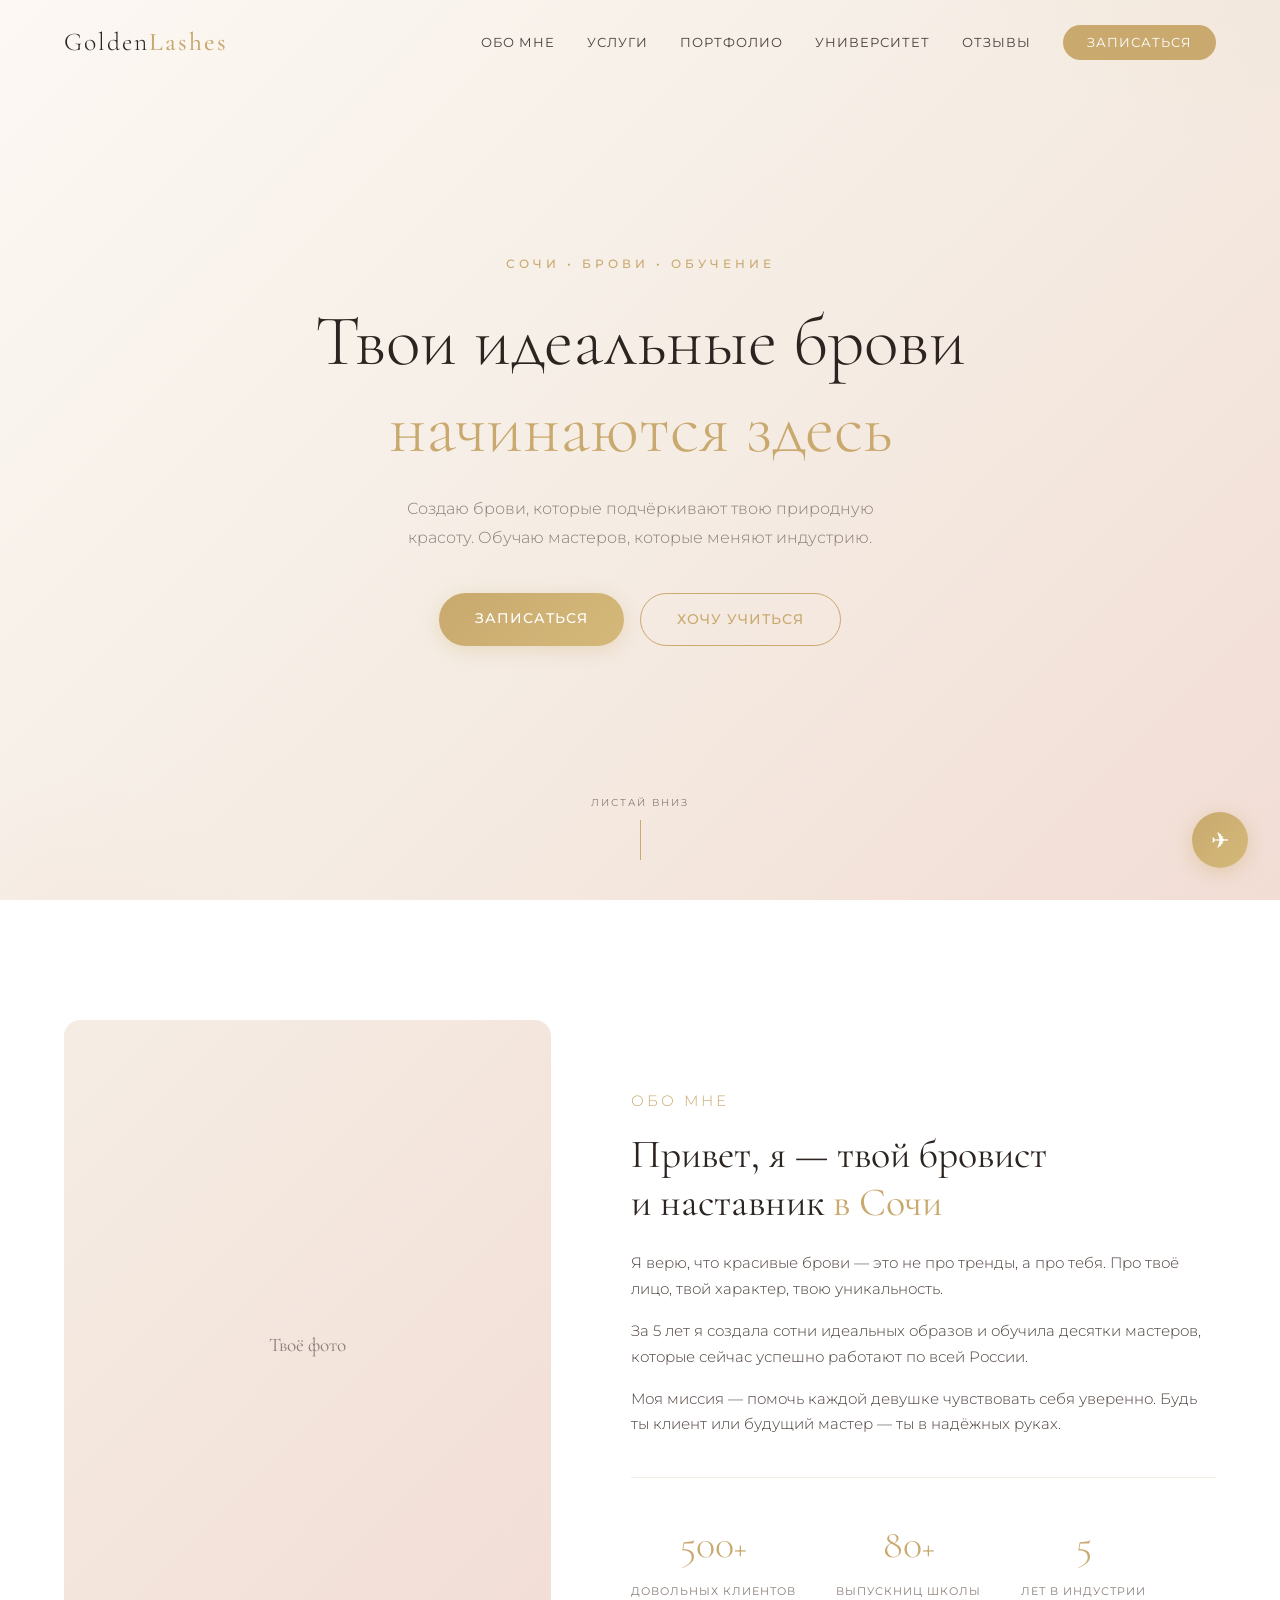
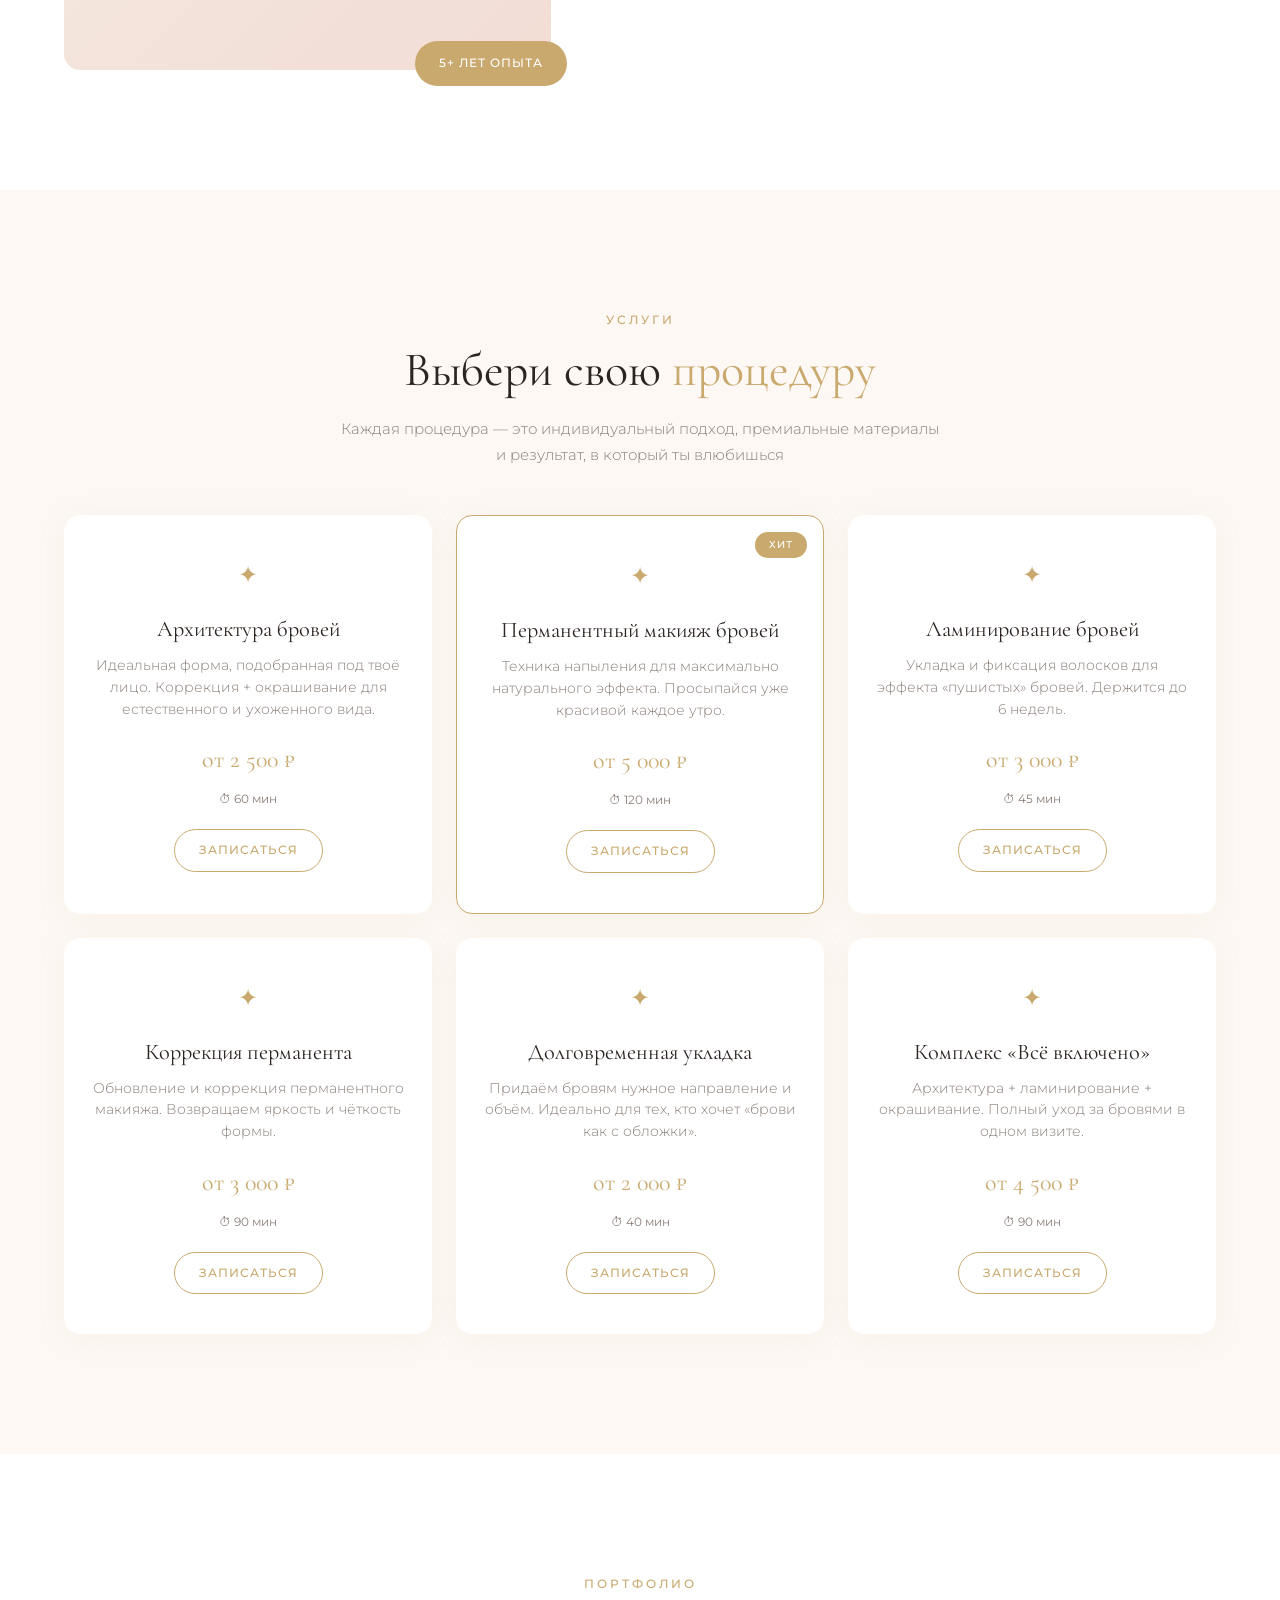
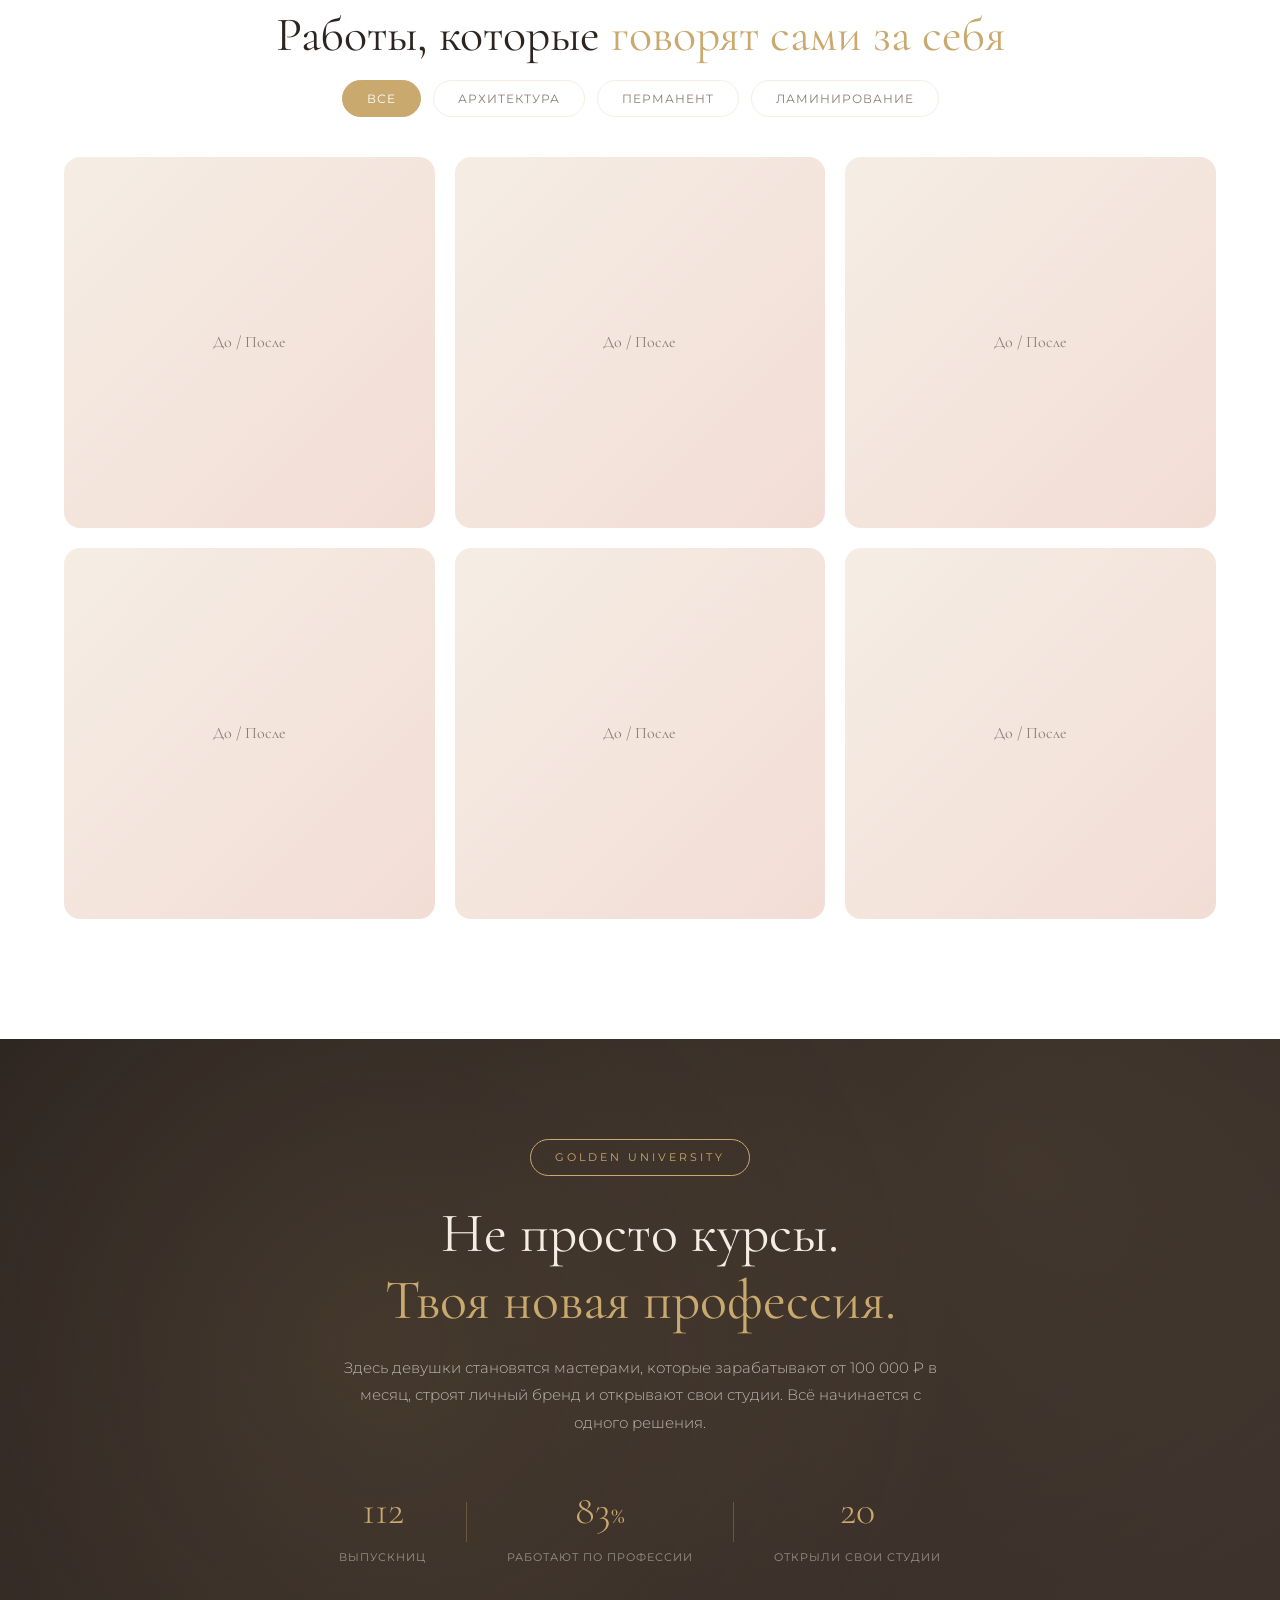
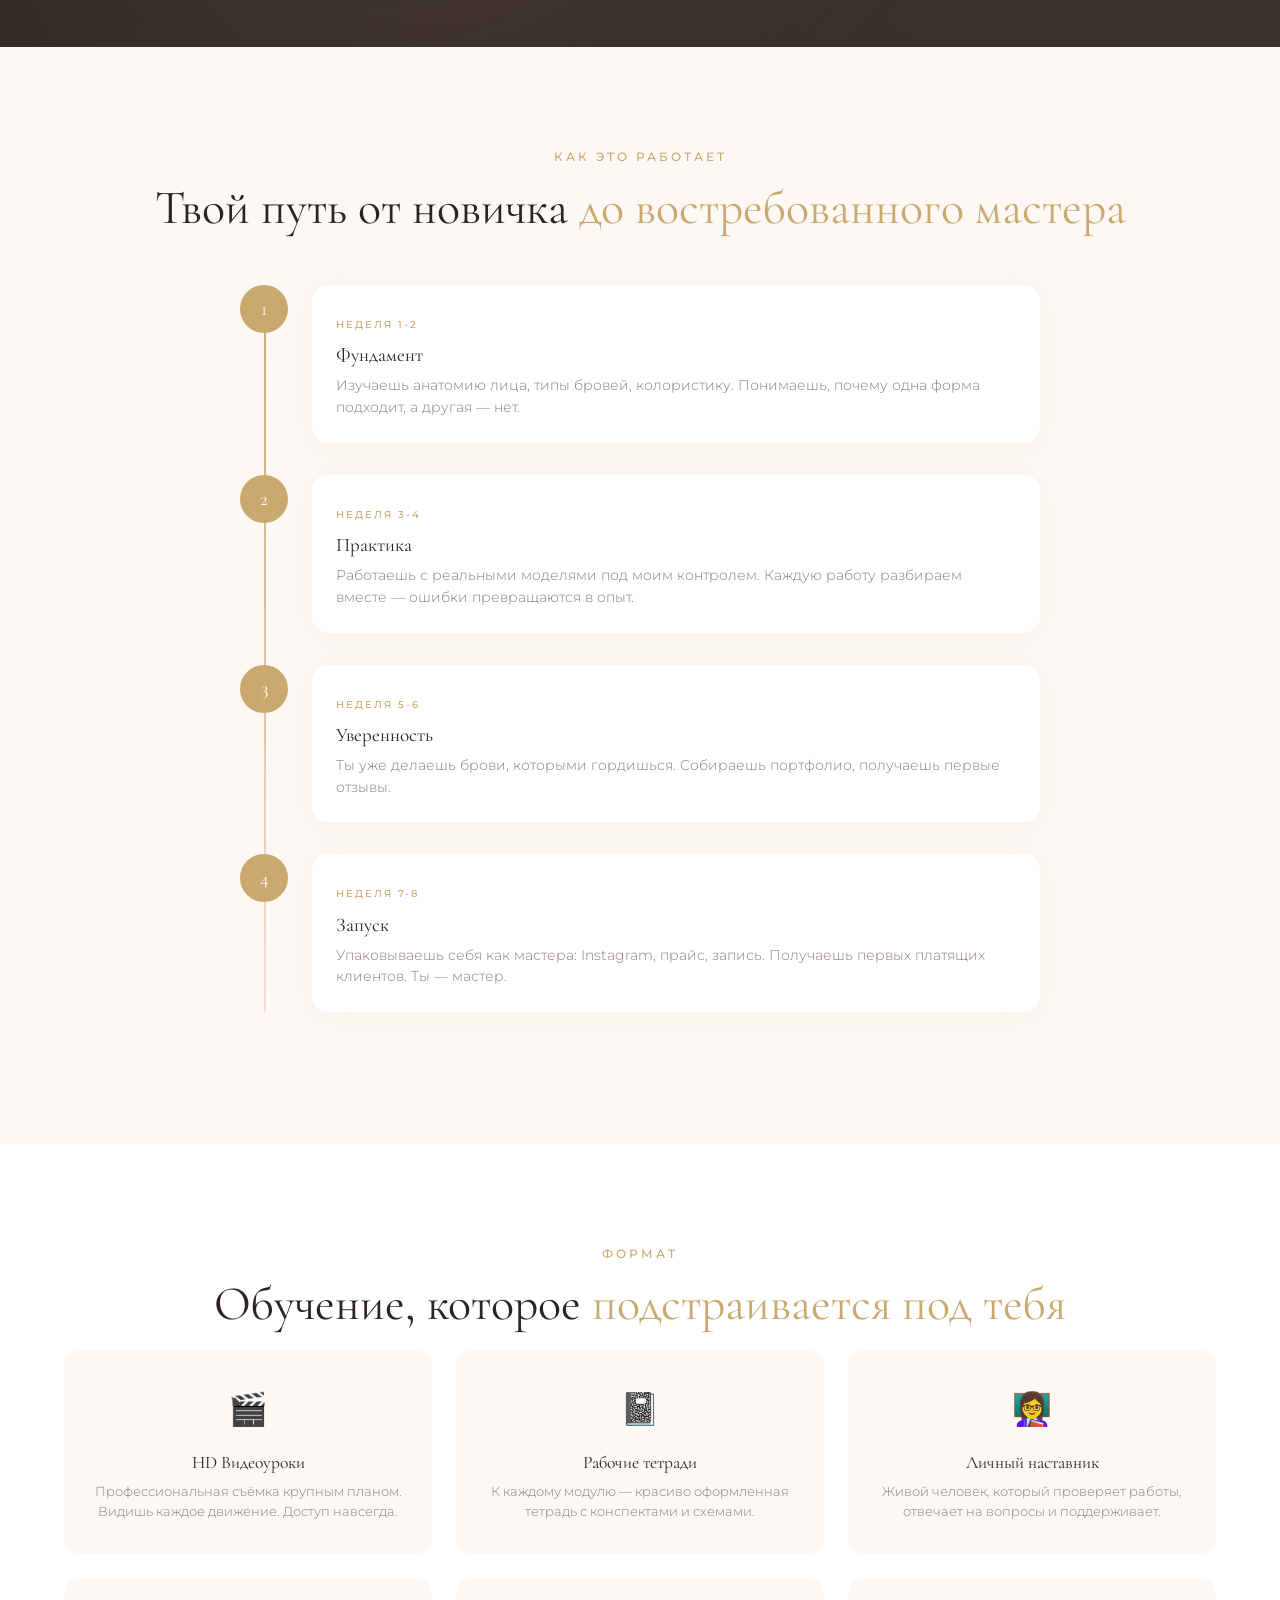
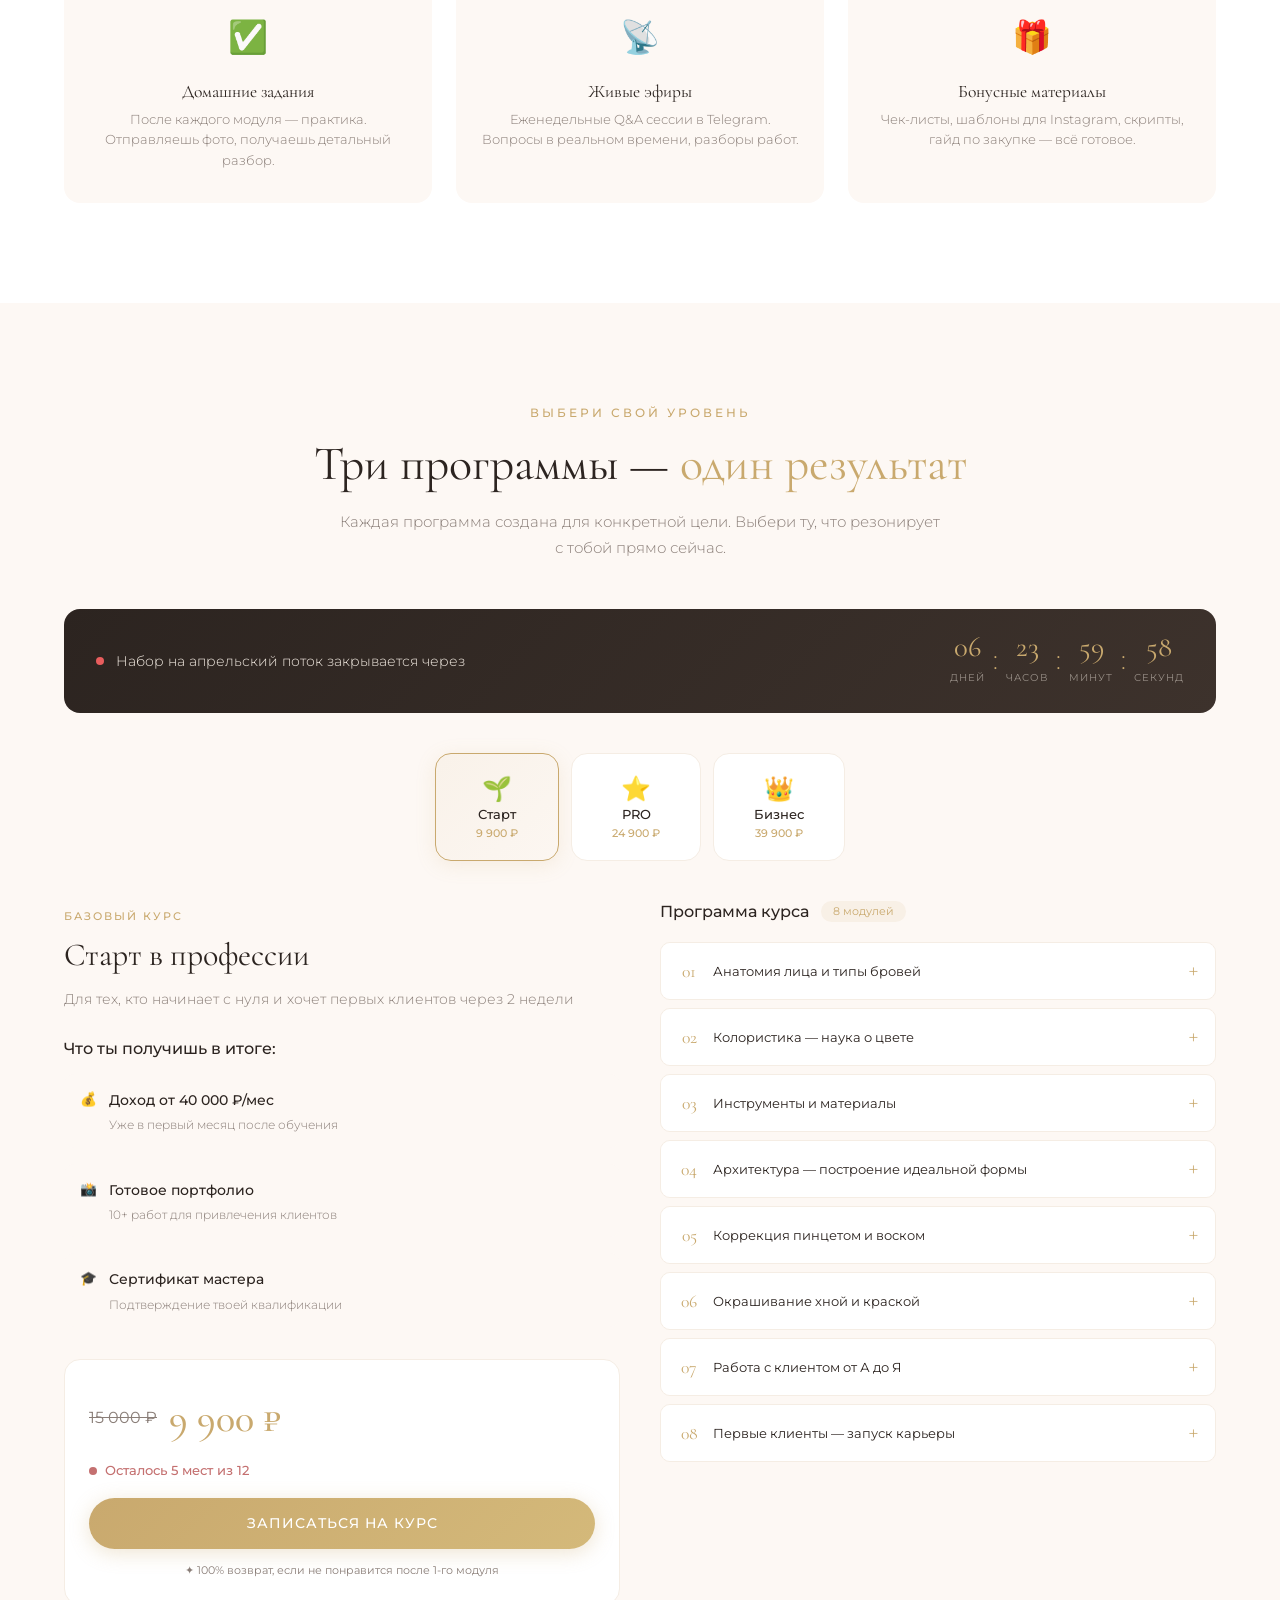
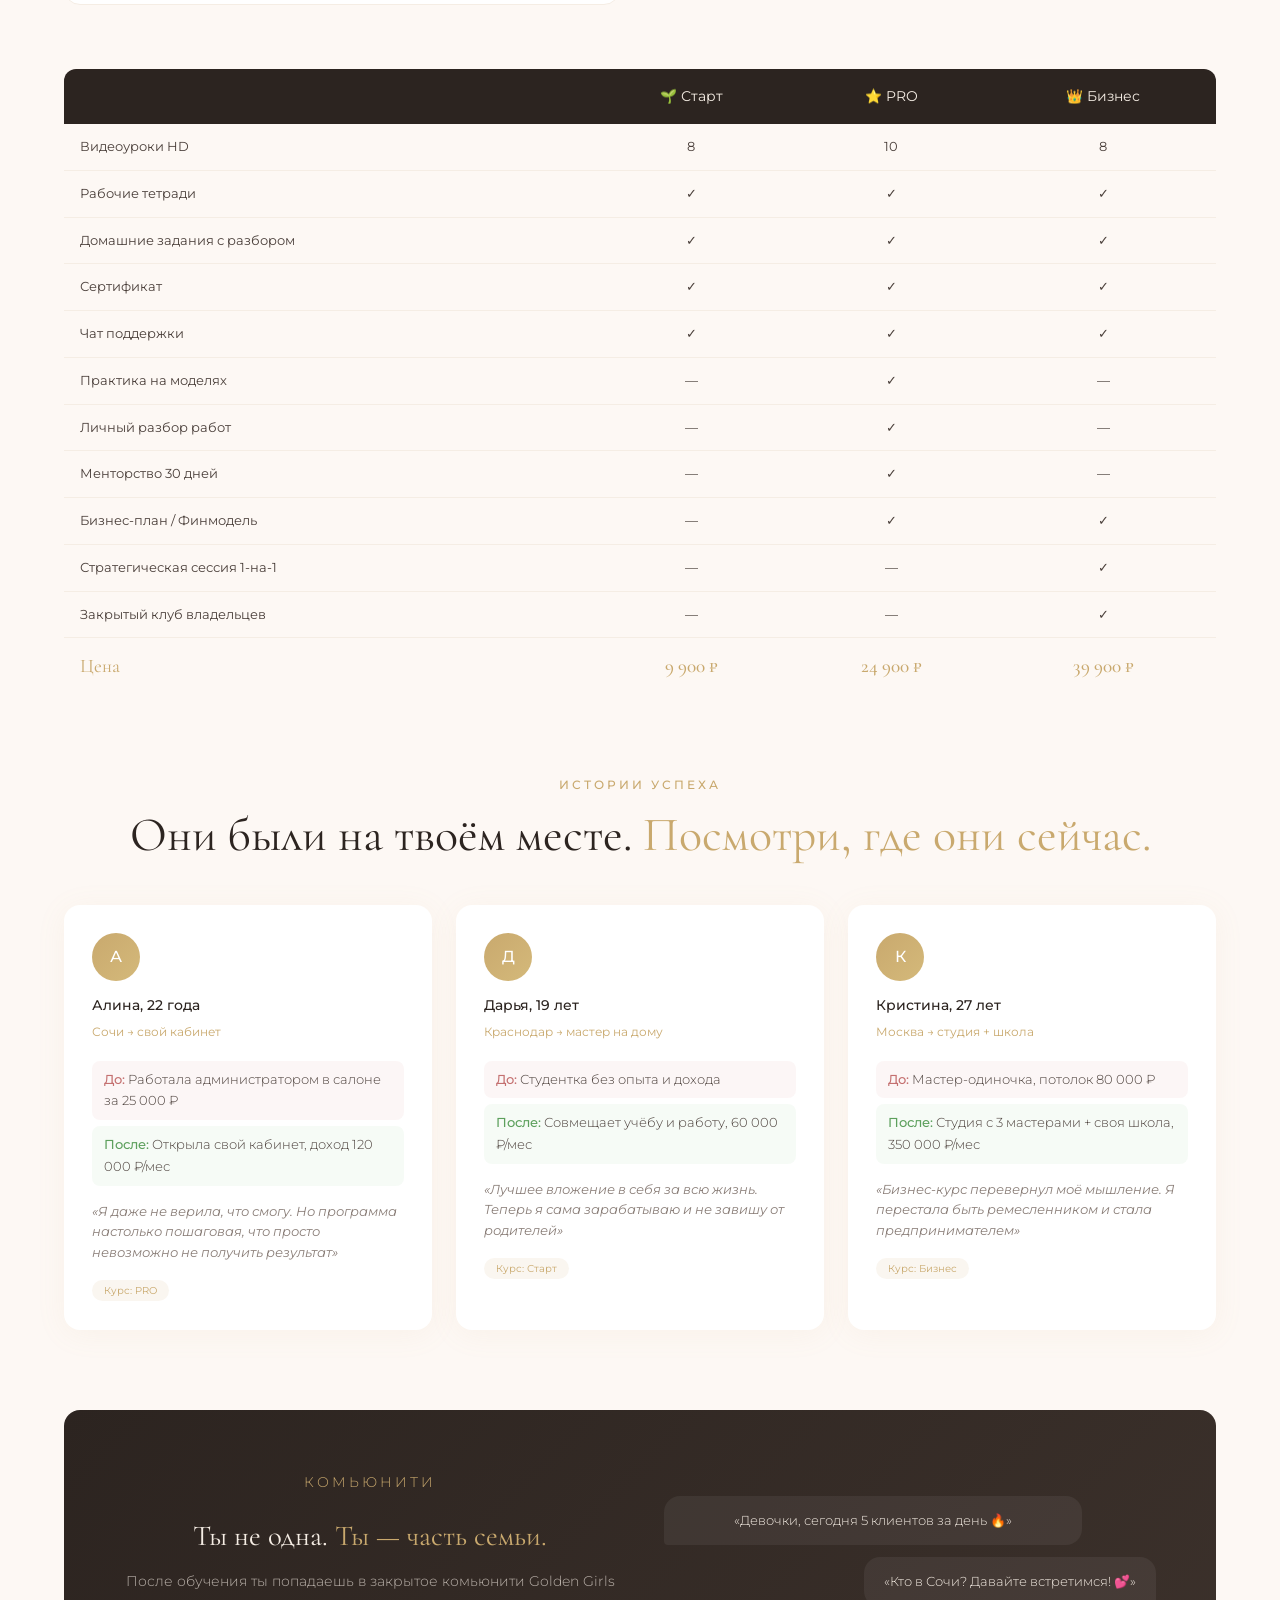
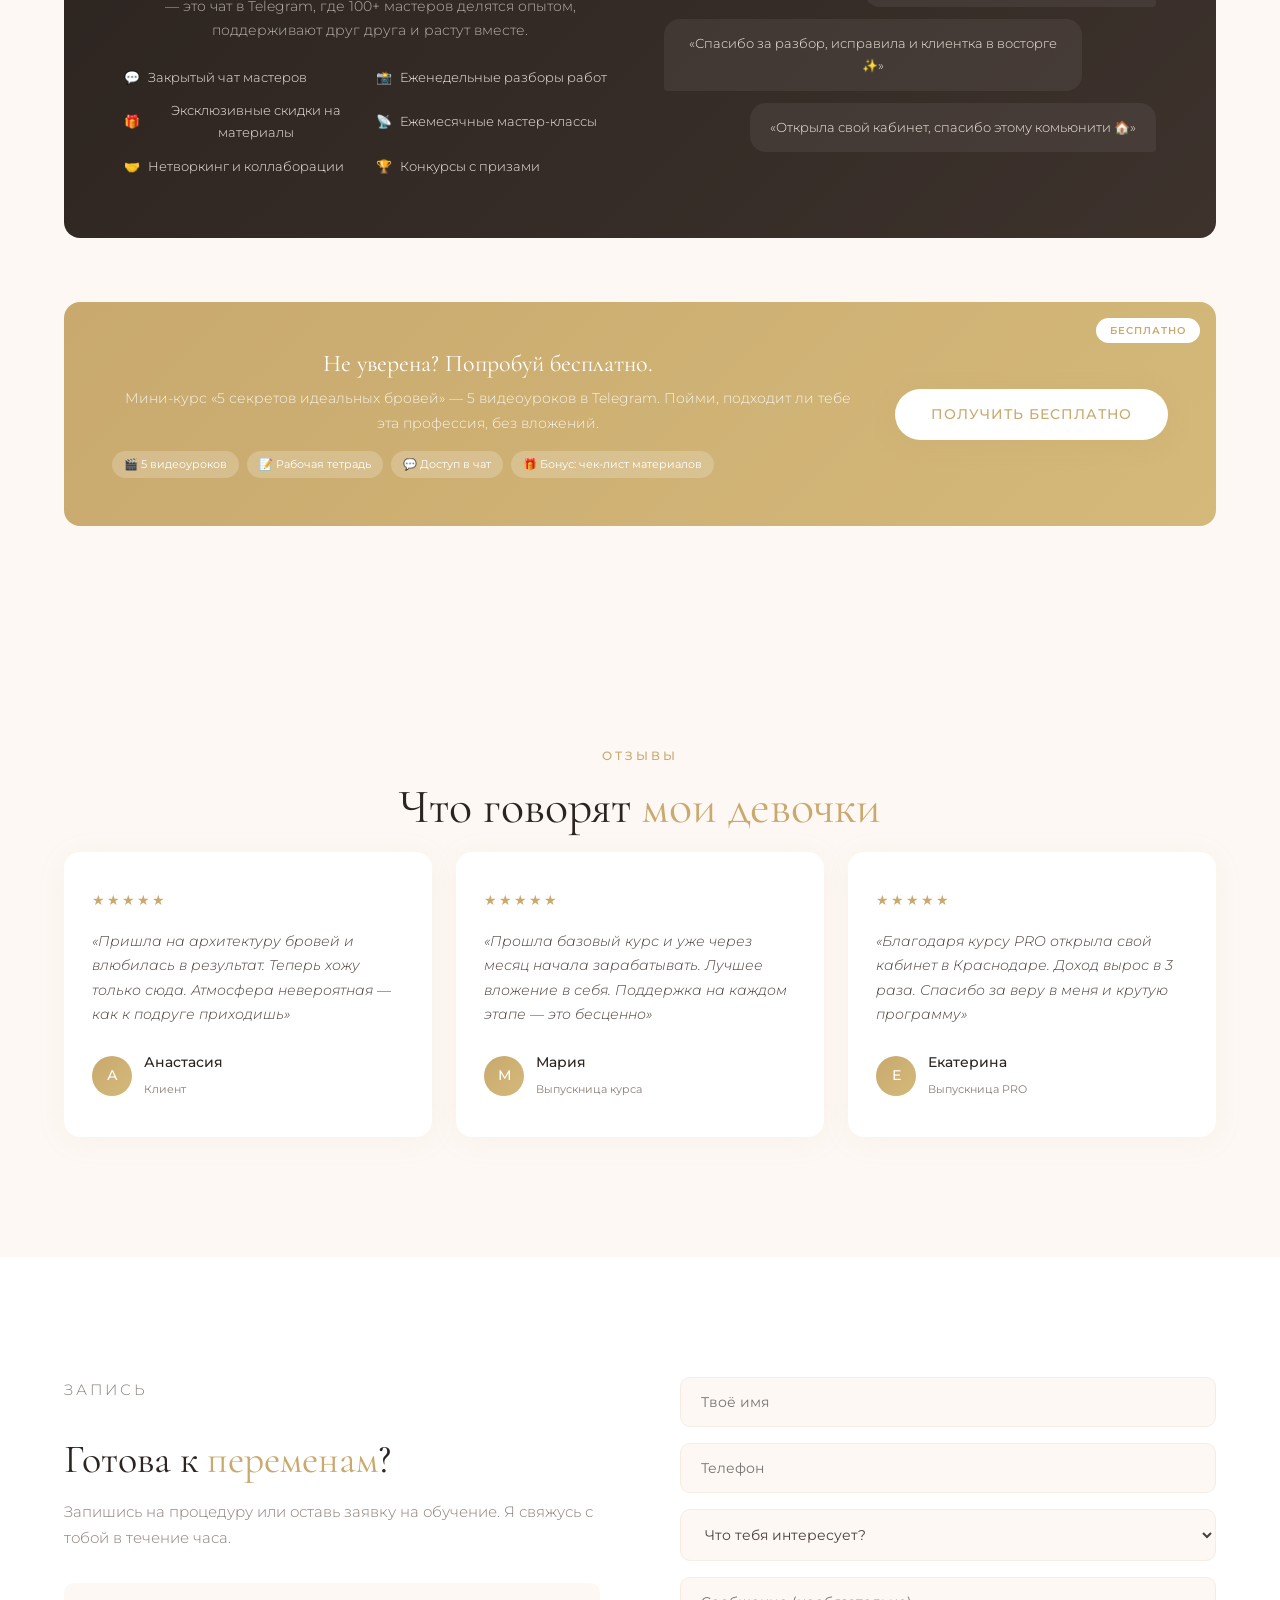
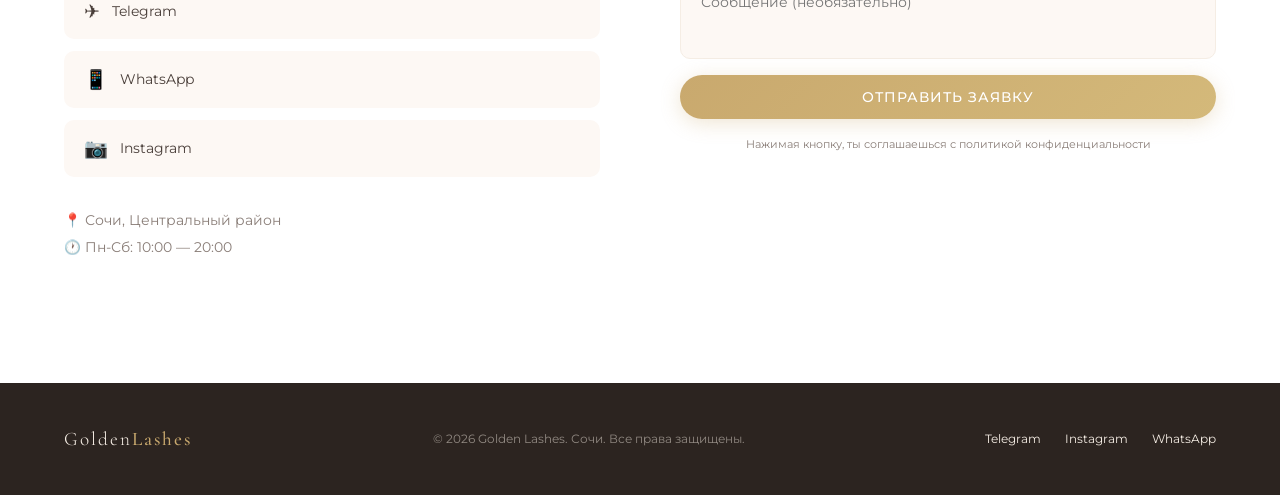
<file: index.html>
<!DOCTYPE html>
<html lang="ru">
<head>
  <meta charset="UTF-8">
  <meta name="viewport" content="width=device-width, initial-scale=1.0">
  <title>Golden Lashes — Брови & Обучение | Сочи</title>
  <link rel="preconnect" href="https://fonts.googleapis.com">
  <link href="https://fonts.googleapis.com/css2?family=Cormorant+Garamond:ital,wght@0,300;0,400;0,500;0,600;1,300;1,400&family=Montserrat:wght@300;400;500;600&display=swap" rel="stylesheet">
  <link rel="stylesheet" href="styles.css">
</head>
<body>
  <!-- Навигация -->
  <nav class="nav" id="nav">
    <div class="nav-inner">
      <a href="#hero" class="logo">Golden<span>Lashes</span></a>
      <button class="burger" id="burger" aria-label="Меню">
        <span></span><span></span><span></span>
      </button>
      <ul class="nav-links" id="navLinks">
        <li><a href="#about">Обо мне</a></li>
        <li><a href="#services">Услуги</a></li>
        <li><a href="#portfolio">Портфолио</a></li>
        <li><a href="university.html">Университет</a></li>
        <li><a href="#reviews">Отзывы</a></li>
        <li><a href="#contact" class="nav-cta">Записаться</a></li>
      </ul>
    </div>
  </nav>

  <!-- Hero -->
  <section class="hero" id="hero">
    <div class="hero-overlay"></div>
    <div class="hero-content">
      <p class="hero-tag">Сочи • Брови • Обучение</p>
      <h1>Твои идеальные брови<br><span class="gold-text">начинаются здесь</span></h1>
      <p class="hero-sub">Создаю брови, которые подчёркивают твою природную красоту. Обучаю мастеров, которые меняют индустрию.</p>
      <div class="hero-btns">
        <a href="#services" class="btn btn-primary">Записаться</a>
        <a href="#university" class="btn btn-outline">Хочу учиться</a>
      </div>
    </div>
    <div class="hero-scroll">
      <span>листай вниз</span>
      <div class="scroll-line"></div>
    </div>
  </section>

  <!-- О мастере -->
  <section class="about" id="about">
    <div class="container">
      <div class="about-grid">
        <div class="about-img">
          <div class="about-img-placeholder"><span>Твоё фото</span></div>
          <div class="about-badge">5+ лет опыта</div>
        </div>
        <div class="about-text">
          <p class="section-tag">Обо мне</p>
          <h2>Привет, я — твой бровист<br>и наставник <span class="gold-text">в Сочи</span></h2>
          <p>Я верю, что красивые брови — это не про тренды, а про тебя. Про твоё лицо, твой характер, твою уникальность.</p>
          <p>За 5 лет я создала сотни идеальных образов и обучила десятки мастеров, которые сейчас успешно работают по всей России.</p>
          <p>Моя миссия — помочь каждой девушке чувствовать себя уверенно. Будь ты клиент или будущий мастер — ты в надёжных руках.</p>
          <div class="about-stats">
            <div class="stat"><span class="stat-num" data-target="500">0</span><span class="stat-plus">+</span><span class="stat-label">Довольных клиентов</span></div>
            <div class="stat"><span class="stat-num" data-target="80">0</span><span class="stat-plus">+</span><span class="stat-label">Выпускниц школы</span></div>
            <div class="stat"><span class="stat-num" data-target="5">0</span><span class="stat-label">Лет в индустрии</span></div>
          </div>
        </div>
      </div>
    </div>
  </section>

  <!-- Услуги -->
  <section class="services" id="services">
    <div class="container">
      <p class="section-tag">Услуги</p>
      <h2 class="section-title">Выбери свою <span class="gold-text">процедуру</span></h2>
      <p class="section-sub">Каждая процедура — это индивидуальный подход, премиальные материалы и результат, в который ты влюбишься</p>
      <div class="services-grid">
        <div class="service-card">
          <div class="service-icon">✦</div>
          <h3>Архитектура бровей</h3>
          <p>Идеальная форма, подобранная под твоё лицо. Коррекция + окрашивание для естественного и ухоженного вида.</p>
          <div class="service-price">от 2 500 ₽</div>
          <div class="service-time">⏱ 60 мин</div>
          <a href="#contact" class="btn btn-small">Записаться</a>
        </div>
        <div class="service-card featured">
          <div class="service-badge">Хит</div>
          <div class="service-icon">✦</div>
          <h3>Перманентный макияж бровей</h3>
          <p>Техника напыления для максимально натурального эффекта. Просыпайся уже красивой каждое утро.</p>
          <div class="service-price">от 5 000 ₽</div>
          <div class="service-time">⏱ 120 мин</div>
          <a href="#contact" class="btn btn-small">Записаться</a>
        </div>
        <div class="service-card">
          <div class="service-icon">✦</div>
          <h3>Ламинирование бровей</h3>
          <p>Укладка и фиксация волосков для эффекта «пушистых» бровей. Держится до 6 недель.</p>
          <div class="service-price">от 3 000 ₽</div>
          <div class="service-time">⏱ 45 мин</div>
          <a href="#contact" class="btn btn-small">Записаться</a>
        </div>
        <div class="service-card">
          <div class="service-icon">✦</div><h3>Коррекция перманента</h3>
          <p>Обновление и коррекция перманентного макияжа. Возвращаем яркость и чёткость формы.</p>
          <div class="service-price">от 3 000 ₽</div><div class="service-time">⏱ 90 мин</div>
          <a href="#contact" class="btn btn-small">Записаться</a>
        </div>
        <div class="service-card">
          <div class="service-icon">✦</div><h3>Долговременная укладка</h3>
          <p>Придаём бровям нужное направление и объём. Идеально для тех, кто хочет «брови как с обложки».</p>
          <div class="service-price">от 2 000 ₽</div><div class="service-time">⏱ 40 мин</div>
          <a href="#contact" class="btn btn-small">Записаться</a>
        </div>
        <div class="service-card">
          <div class="service-icon">✦</div><h3>Комплекс «Всё включено»</h3>
          <p>Архитектура + ламинирование + окрашивание. Полный уход за бровями в одном визите.</p>
          <div class="service-price">от 4 500 ₽</div><div class="service-time">⏱ 90 мин</div>
          <a href="#contact" class="btn btn-small">Записаться</a>
        </div>
      </div>
    </div>
  </section>

  <!-- Портфолио -->
  <section class="portfolio" id="portfolio">
    <div class="container">
      <p class="section-tag">Портфолио</p>
      <h2 class="section-title">Работы, которые <span class="gold-text">говорят сами за себя</span></h2>
      <div class="portfolio-filter">
        <button class="filter-btn active" data-filter="all">Все</button>
        <button class="filter-btn" data-filter="arch">Архитектура</button>
        <button class="filter-btn" data-filter="perm">Перманент</button>
        <button class="filter-btn" data-filter="lam">Ламинирование</button>
      </div>
      <div class="portfolio-grid">
        <div class="portfolio-item" data-category="arch"><div class="portfolio-placeholder"><span>До / После</span></div><div class="portfolio-overlay"><p>Архитектура бровей</p></div></div>
        <div class="portfolio-item" data-category="perm"><div class="portfolio-placeholder"><span>До / После</span></div><div class="portfolio-overlay"><p>Перманентный макияж</p></div></div>
        <div class="portfolio-item" data-category="lam"><div class="portfolio-placeholder"><span>До / После</span></div><div class="portfolio-overlay"><p>Ламинирование</p></div></div>
        <div class="portfolio-item" data-category="arch"><div class="portfolio-placeholder"><span>До / После</span></div><div class="portfolio-overlay"><p>Архитектура бровей</p></div></div>
        <div class="portfolio-item" data-category="perm"><div class="portfolio-placeholder"><span>До / После</span></div><div class="portfolio-overlay"><p>Перманентный макияж</p></div></div>
        <div class="portfolio-item" data-category="lam"><div class="portfolio-placeholder"><span>До / После</span></div><div class="portfolio-overlay"><p>Ламинирование</p></div></div>
      </div>
    </div>
  </section>

  <!-- ===== GOLDEN UNIVERSITY ===== -->
  <section class="university" id="university">

    <!-- Uni Hero -->
    <div class="uni-hero">
      <div class="uni-hero-bg"></div>
      <div class="container">
        <div class="uni-hero-content">
          <div class="uni-logo-badge">Golden University</div>
          <h2>Не просто курсы.<br><span class="gold-text">Твоя новая профессия.</span></h2>
          <p>Здесь девушки становятся мастерами, которые зарабатывают от 100 000 ₽ в месяц, строят личный бренд и открывают свои студии. Всё начинается с одного решения.</p>
          <div class="uni-hero-stats">
            <div class="uni-stat">
              <span class="uni-stat-num" data-target="127">0</span>
              <span class="uni-stat-label">Выпускниц</span>
            </div>
            <div class="uni-stat-divider"></div>
            <div class="uni-stat">
              <span class="uni-stat-num" data-target="94">0</span><span class="uni-stat-percent">%</span>
              <span class="uni-stat-label">Работают по профессии</span>
            </div>
            <div class="uni-stat-divider"></div>
            <div class="uni-stat">
              <span class="uni-stat-num" data-target="23">0</span>
              <span class="uni-stat-label">Открыли свои студии</span>
            </div>
          </div>
        </div>
      </div>
    </div>

    <!-- Путь ученицы -->
    <div class="uni-journey">
      <div class="container">
        <p class="section-tag">Как это работает</p>
        <h3 class="section-title">Твой путь от новичка <span class="gold-text">до востребованного мастера</span></h3>
        <div class="journey-timeline">
          <div class="journey-line"></div>
          <div class="journey-step">
            <div class="journey-dot">1</div>
            <div class="journey-card">
              <span class="journey-week">Неделя 1-2</span>
              <h4>Фундамент</h4>
              <p>Изучаешь анатомию лица, типы бровей, колористику. Понимаешь, почему одна форма подходит, а другая — нет.</p>
            </div>
          </div>
          <div class="journey-step">
            <div class="journey-dot">2</div>
            <div class="journey-card">
              <span class="journey-week">Неделя 3-4</span>
              <h4>Практика</h4>
              <p>Работаешь с реальными моделями под моим контролем. Каждую работу разбираем вместе — ошибки превращаются в опыт.</p>
            </div>
          </div>
          <div class="journey-step">
            <div class="journey-dot">3</div>
            <div class="journey-card">
              <span class="journey-week">Неделя 5-6</span>
              <h4>Уверенность</h4>
              <p>Ты уже делаешь брови, которыми гордишься. Собираешь портфолио, получаешь первые отзывы.</p>
            </div>
          </div>
          <div class="journey-step">
            <div class="journey-dot">4</div>
            <div class="journey-card">
              <span class="journey-week">Неделя 7-8</span>
              <h4>Запуск</h4>
              <p>Упаковываешь себя как мастера: Instagram, прайс, запись. Получаешь первых платящих клиентов. Ты — мастер.</p>
            </div>
          </div>
        </div>
      </div>
    </div>

    <!-- Формат обучения -->
    <div class="uni-format">
      <div class="container">
        <p class="section-tag">Формат</p>
        <h3 class="section-title">Обучение, которое <span class="gold-text">подстраивается под тебя</span></h3>
        <div class="format-grid">
          <div class="format-card">
            <div class="format-icon">🎬</div>
            <h4>HD Видеоуроки</h4>
            <p>Профессиональная съёмка крупным планом. Видишь каждое движение. Доступ навсегда.</p>
          </div>
          <div class="format-card">
            <div class="format-icon">📓</div>
            <h4>Рабочие тетради</h4>
            <p>К каждому модулю — красиво оформленная тетрадь с конспектами и схемами.</p>
          </div>
          <div class="format-card">
            <div class="format-icon">👩‍🏫</div>
            <h4>Личный наставник</h4>
            <p>Живой человек, который проверяет работы, отвечает на вопросы и поддерживает.</p>
          </div>
          <div class="format-card">
            <div class="format-icon">✅</div>
            <h4>Домашние задания</h4>
            <p>После каждого модуля — практика. Отправляешь фото, получаешь детальный разбор.</p>
          </div>
          <div class="format-card">
            <div class="format-icon">📡</div>
            <h4>Живые эфиры</h4>
            <p>Еженедельные Q&A сессии в Telegram. Вопросы в реальном времени, разборы работ.</p>
          </div>
          <div class="format-card">
            <div class="format-icon">🎁</div>
            <h4>Бонусные материалы</h4>
            <p>Чек-листы, шаблоны для Instagram, скрипты, гайд по закупке — всё готовое.</p>
          </div>
        </div>
      </div>
    </div>

    <!-- Курсы с табами -->
    <div class="uni-courses">
      <div class="container">
        <p class="section-tag">Выбери свой уровень</p>
        <h3 class="section-title">Три программы — <span class="gold-text">один результат</span></h3>
        <p class="section-sub">Каждая программа создана для конкретной цели. Выбери ту, что резонирует с тобой прямо сейчас.</p>
        <!-- Таймер набора -->
        <div class="enrollment-timer">
          <div class="timer-inner">
            <div class="timer-text"><span class="timer-pulse"></span> Набор на апрельский поток закрывается через</div>
            <div class="timer-countdown" id="uniTimer">
              <div class="timer-block"><span class="timer-num" id="timerDays">00</span><span class="timer-label">дней</span></div>
              <div class="timer-sep">:</div>
              <div class="timer-block"><span class="timer-num" id="timerHours">00</span><span class="timer-label">часов</span></div>
              <div class="timer-sep">:</div>
              <div class="timer-block"><span class="timer-num" id="timerMins">00</span><span class="timer-label">минут</span></div>
              <div class="timer-sep">:</div>
              <div class="timer-block"><span class="timer-num" id="timerSecs">00</span><span class="timer-label">секунд</span></div>
            </div>
          </div>
        </div>
        <!-- Табы курсов -->
        <div class="course-tabs">
          <button class="course-tab active" data-course="starter"><span class="tab-emoji">🌱</span><span class="tab-name">Старт</span><span class="tab-price">9 900 ₽</span></button>
          <button class="course-tab" data-course="pro"><span class="tab-emoji">⭐</span><span class="tab-name">PRO</span><span class="tab-price">24 900 ₽</span></button>
          <button class="course-tab" data-course="business"><span class="tab-emoji">👑</span><span class="tab-name">Бизнес</span><span class="tab-price">39 900 ₽</span></button>
        </div>

        <!-- Панели курсов -->
        <div class="course-panels">
          <!-- СТАРТ -->
          <div class="course-panel active" id="panel-starter">
            <div class="panel-grid">
              <div class="panel-info">
                <span class="panel-level">Базовый курс</span>
                <h3>Старт в профессии</h3>
                <p class="panel-for">Для тех, кто начинает с нуля и хочет первых клиентов через 2 недели</p>
                <div class="panel-result">
                  <h4>Что ты получишь в итоге:</h4>
                  <div class="result-items">
                    <div class="result-item"><span class="result-icon">💰</span><div><span>Доход от 40 000 ₽/мес</span><p>Уже в первый месяц после обучения</p></div></div>
                    <div class="result-item"><span class="result-icon">📸</span><div><span>Готовое портфолио</span><p>10+ работ для привлечения клиентов</p></div></div>
                    <div class="result-item"><span class="result-icon">🎓</span><div><span>Сертификат мастера</span><p>Подтверждение твоей квалификации</p></div></div>
                  </div>
                </div>
                <div class="panel-price-block">
                  <div class="panel-price"><span class="panel-old-price">15 000 ₽</span><span class="panel-new-price">9 900 ₽</span></div>
                  <div class="panel-spots"><span class="spots-dot"></span> Осталось 5 мест из 12</div>
                  <a href="#contact" class="btn btn-primary btn-full">Записаться на курс</a>
                  <p class="panel-guarantee">✦ 100% возврат, если не понравится после 1-го модуля</p>
                </div>
              </div>

              <div class="panel-modules">
                <h4>Программа курса <span class="module-count">8 модулей</span></h4>
                <div class="accordion">
                  <div class="accordion-item"><button class="accordion-btn"><span class="acc-num">01</span><span class="acc-title">Анатомия лица и типы бровей</span><span class="acc-arrow">+</span></button>
                    <div class="accordion-body"><p>Строение лица, пропорции, золотое сечение. Определяешь тип лица за 30 секунд.</p><div class="acc-details"><span>🎬 3 видеоурока</span><span>📝 Тетрадь</span><span>✅ Тест</span></div></div></div>
                  <div class="accordion-item"><button class="accordion-btn"><span class="acc-num">02</span><span class="acc-title">Колористика — наука о цвете</span><span class="acc-arrow">+</span></button>
                    <div class="accordion-body"><p>Цветотипы, подбор оттенка краски и хны, работа с подтонами. Никогда не ошибёшься с цветом.</p><div class="acc-details"><span>🎬 2 видеоурока</span><span>🎨 Цветовой круг</span><span>✅ Практика</span></div></div></div>
                  <div class="accordion-item"><button class="accordion-btn"><span class="acc-num">03</span><span class="acc-title">Инструменты и материалы</span><span class="acc-arrow">+</span></button>
                    <div class="accordion-body"><p>Что купить, где купить, на чём не экономить. Бренды, стартовый набор мастера.</p><div class="acc-details"><span>🎬 2 видеоурока</span><span>📋 Чек-лист</span><span>💡 Лайфхаки</span></div></div></div>
                  <div class="accordion-item"><button class="accordion-btn"><span class="acc-num">04</span><span class="acc-title">Архитектура — построение идеальной формы</span><span class="acc-arrow">+</span></button>
                    <div class="accordion-body"><p>Главный модуль. Разметка, построение по точкам, симметрия, работа с асимметрией. Практика на моделях.</p><div class="acc-details"><span>🎬 4 видеоурока</span><span>📐 Схемы</span><span>✅ Практика</span></div></div></div>
                  <div class="accordion-item"><button class="accordion-btn"><span class="acc-num">05</span><span class="acc-title">Коррекция пинцетом и воском</span><span class="acc-arrow">+</span></button>
                    <div class="accordion-body"><p>Техника без боли, восковая депиляция, нитевая коррекция. Быстро и аккуратно.</p><div class="acc-details"><span>🎬 3 видеоурока</span><span>🔍 Крупные планы</span><span>✅ Практика</span></div></div></div>
                  <div class="accordion-item"><button class="accordion-btn"><span class="acc-num">06</span><span class="acc-title">Окрашивание хной и краской</span><span class="acc-arrow">+</span></button>
                    <div class="accordion-body"><p>Техники окрашивания, смешивание оттенков, стойкий и красивый результат.</p><div class="acc-details"><span>🎬 3 видеоурока</span><span>🎨 Формулы</span><span>✅ Практика</span></div></div></div>
                  <div class="accordion-item"><button class="accordion-btn"><span class="acc-num">07</span><span class="acc-title">Работа с клиентом от А до Я</span><span class="acc-arrow">+</span></button>
                    <div class="accordion-body"><p>Консультация, возражения, отзывы. Чтобы клиент вернулся и привёл подругу.</p><div class="acc-details"><span>🎬 2 видеоурока</span><span>📝 Скрипты</span><span>💬 Ролевые игры</span></div></div></div>
                  <div class="accordion-item"><button class="accordion-btn"><span class="acc-num">08</span><span class="acc-title">Первые клиенты — запуск карьеры</span><span class="acc-arrow">+</span></button>
                    <div class="accordion-body"><p>Instagram, прайс, посты, сторис. Пошаговый план выхода на первые 40 000 ₽.</p><div class="acc-details"><span>🎬 2 видеоурока</span><span>📱 Шаблоны</span><span>📊 Бизнес-план</span></div></div></div>
                </div>
              </div>
            </div>
          </div>

          <!-- PRO -->
          <div class="course-panel" id="panel-pro">
            <div class="panel-grid">
              <div class="panel-info">
                <span class="panel-level">Продвинутый курс</span>
                <h3>Мастер бровей PRO</h3>
                <p class="panel-for">Для тех, кто хочет выйти на стабильный доход от 100 000 ₽/мес и стать топ-мастером</p>
                <div class="panel-result">
                  <h4>Что ты получишь в итоге:</h4>
                  <div class="result-items">
                    <div class="result-item"><span class="result-icon">💎</span><div><span>Доход от 100 000 ₽/мес</span><p>Перманент + архитектура = высокий чек</p></div></div>
                    <div class="result-item"><span class="result-icon">🏆</span><div><span>Статус PRO-мастера</span><p>Работаешь с премиум-клиентами</p></div></div>
                    <div class="result-item"><span class="result-icon">📱</span><div><span>Личный бренд</span><p>Упакованный Instagram, который продаёт за тебя</p></div></div>
                    <div class="result-item"><span class="result-icon">🤝</span><div><span>Менторство 30 дней</span><p>Личная поддержка после окончания курса</p></div></div>
                  </div>
                </div>
                <div class="panel-price-block">
                  <div class="panel-price"><span class="panel-old-price">35 000 ₽</span><span class="panel-new-price">24 900 ₽</span></div>
                  <div class="panel-spots"><span class="spots-dot"></span> Осталось 3 места из 8</div>
                  <a href="#contact" class="btn btn-primary btn-full">Записаться на курс</a>
                  <p class="panel-guarantee">✦ 100% возврат, если не понравится после 1-го модуля</p>
                </div>
              </div>

              <div class="panel-modules">
                <h4>Программа курса <span class="module-count">10 модулей</span></h4>
                <div class="accordion">
                  <div class="accordion-item"><button class="accordion-btn"><span class="acc-num">01</span><span class="acc-title">Продвинутая архитектура — сложные формы</span><span class="acc-arrow">+</span></button>
                    <div class="accordion-body"><p>Работа с нестандартными лицами, асимметрия, возрастные клиенты. Формы, которые делают вау-эффект.</p><div class="acc-details"><span>🎬 3 видеоурока</span><span>📐 Продвинутые схемы</span><span>✅ Практика</span></div></div></div>
                  <div class="accordion-item"><button class="accordion-btn"><span class="acc-num">02</span><span class="acc-title">Перманентный макияж — техника напыления</span><span class="acc-arrow">+</span></button>
                    <div class="accordion-body"><p>Пудровое напыление от А до Я. Настройка аппарата, глубина введения, растушёвка. Натуральный эффект.</p><div class="acc-details"><span>🎬 5 видеоуроков</span><span>🔬 Крупные планы</span><span>✅ Практика на модели</span></div></div></div>
                  <div class="accordion-item"><button class="accordion-btn"><span class="acc-num">03</span><span class="acc-title">Перманент — волосковая техника</span><span class="acc-arrow">+</span></button>
                    <div class="accordion-body"><p>Микроблейдинг и аппаратная волосковая техника. Имитация натуральных волосков для максимальной реалистичности.</p><div class="acc-details"><span>🎬 4 видеоурока</span><span>🎨 Палитра пигментов</span><span>✅ Практика</span></div></div></div>
                  <div class="accordion-item"><button class="accordion-btn"><span class="acc-num">04</span><span class="acc-title">Ламинирование и долговременная укладка</span><span class="acc-arrow">+</span></button>
                    <div class="accordion-body"><p>Составы, техника нанесения, работа с разными типами волосков. Эффект «пушистых бровей» на 6 недель.</p><div class="acc-details"><span>🎬 2 видеоурока</span><span>📋 Протоколы</span><span>✅ Практика</span></div></div></div>
                  <div class="accordion-item"><button class="accordion-btn"><span class="acc-num">05</span><span class="acc-title">Работа с проблемными бровями</span><span class="acc-arrow">+</span></button>
                    <div class="accordion-body"><p>Алопеция, шрамы, перещипанные брови, асимметрия. Как превратить сложный случай в идеальный результат.</p><div class="acc-details"><span>🎬 3 видеоурока</span><span>📸 Кейсы до/после</span><span>✅ Разборы</span></div></div></div>
                  <div class="accordion-item"><button class="accordion-btn"><span class="acc-num">06</span><span class="acc-title">Коррекция чужих работ</span><span class="acc-arrow">+</span></button>
                    <div class="accordion-body"><p>Как исправить неудачный перманент, перекрыть старый пигмент, работать с рубцовой тканью.</p><div class="acc-details"><span>🎬 3 видеоурока</span><span>🔬 Анализ пигментов</span><span>✅ Практика</span></div></div></div>

                  <div class="accordion-item"><button class="accordion-btn"><span class="acc-num">07</span><span class="acc-title">Ценообразование и упаковка услуг</span><span class="acc-arrow">+</span></button>
                    <div class="accordion-body"><p>Как выставить цену, которую платят с удовольствием. Пакеты услуг, абонементы, upsell.</p><div class="acc-details"><span>🎬 2 видеоурока</span><span>💰 Калькулятор цен</span><span>📊 Шаблоны</span></div></div></div>
                  <div class="accordion-item"><button class="accordion-btn"><span class="acc-num">08</span><span class="acc-title">Продвижение в Instagram и TikTok</span><span class="acc-arrow">+</span></button>
                    <div class="accordion-body"><p>Контент-план, Reels, сторис, таргет. Как набрать первые 1000 подписчиков и превратить их в клиентов.</p><div class="acc-details"><span>🎬 3 видеоурока</span><span>📱 Контент-план</span><span>🎯 Стратегия</span></div></div></div>
                  <div class="accordion-item"><button class="accordion-btn"><span class="acc-num">09</span><span class="acc-title">Создание личного бренда</span><span class="acc-arrow">+</span></button>
                    <div class="accordion-body"><p>Позиционирование, визуал, tone of voice, сторителлинг. Чтобы клиенты выбирали именно тебя.</p><div class="acc-details"><span>🎬 2 видеоурока</span><span>🎨 Мудборд</span><span>📝 Бренд-бук</span></div></div></div>
                  <div class="accordion-item"><button class="accordion-btn"><span class="acc-num">10</span><span class="acc-title">Масштабирование — от мастера к студии</span><span class="acc-arrow">+</span></button>
                    <div class="accordion-body"><p>Когда пора расширяться, как нанять помощника, открыть кабинет, выйти на 200 000+ ₽/мес.</p><div class="acc-details"><span>🎬 2 видеоурока</span><span>📊 Бизнес-план</span><span>🗺 Дорожная карта</span></div></div></div>
                </div>
              </div>
            </div>
          </div>

          <!-- БИЗНЕС -->
          <div class="course-panel" id="panel-business">
            <div class="panel-grid">
              <div class="panel-info">
                <span class="panel-level">Бизнес-курс</span>
                <h3>Свой бровный бизнес</h3>
                <p class="panel-for">Для мастеров, которые хотят открыть студию или запустить своё обучение</p>
                <div class="panel-result">
                  <h4>Что ты получишь в итоге:</h4>
                  <div class="result-items">
                    <div class="result-item"><span class="result-icon">🏠</span><div><span>Готовый бизнес-план</span><p>Пошаговая модель открытия студии</p></div></div>
                    <div class="result-item"><span class="result-icon">👥</span><div><span>Команда мастеров</span><p>Как нанять, обучить и удержать</p></div></div>
                    <div class="result-item"><span class="result-icon">📈</span><div><span>Доход от 300 000 ₽/мес</span><p>Системный бизнес, а не ручная работа</p></div></div>
                    <div class="result-item"><span class="result-icon">🎓</span><div><span>Своя школа обучения</span><p>Дополнительный источник дохода</p></div></div>
                  </div>
                </div>
                <div class="panel-price-block">
                  <div class="panel-price"><span class="panel-old-price">50 000 ₽</span><span class="panel-new-price">39 900 ₽</span></div>
                  <div class="panel-spots"><span class="spots-dot"></span> Осталось 2 места из 5</div>
                  <a href="#contact" class="btn btn-primary btn-full">Записаться на курс</a>
                  <p class="panel-guarantee">✦ Стратегическая сессия 1-на-1 в подарок</p>
                </div>
              </div>

              <div class="panel-modules">
                <h4>Программа курса <span class="module-count">8 модулей</span></h4>
                <div class="accordion">
                  <div class="accordion-item"><button class="accordion-btn"><span class="acc-num">01</span><span class="acc-title">Бизнес-модель бровной студии</span><span class="acc-arrow">+</span></button>
                    <div class="accordion-body"><p>Форматы студий, unit-экономика, точка безубыточности. Считаем цифры до старта.</p><div class="acc-details"><span>🎬 2 видеоурока</span><span>📊 Финмодель</span><span>✅ Шаблон</span></div></div></div>
                  <div class="accordion-item"><button class="accordion-btn"><span class="acc-num">02</span><span class="acc-title">Поиск помещения и оборудование</span><span class="acc-arrow">+</span></button>
                    <div class="accordion-body"><p>Где искать, на что смотреть, как торговаться. Список оборудования с ценами и поставщиками.</p><div class="acc-details"><span>🎬 2 видеоурока</span><span>📋 Чек-лист</span><span>💡 Лайфхаки</span></div></div></div>
                  <div class="accordion-item"><button class="accordion-btn"><span class="acc-num">03</span><span class="acc-title">Юридические вопросы и лицензии</span><span class="acc-arrow">+</span></button>
                    <div class="accordion-body"><p>ИП или ООО, какие документы нужны, санитарные нормы. Всё простым языком + готовые шаблоны.</p><div class="acc-details"><span>🎬 2 видеоурока</span><span>📄 Шаблоны документов</span><span>✅ Чек-лист</span></div></div></div>
                  <div class="accordion-item"><button class="accordion-btn"><span class="acc-num">04</span><span class="acc-title">Найм и обучение мастеров</span><span class="acc-arrow">+</span></button>
                    <div class="accordion-body"><p>Где искать мастеров, как проводить собеседование, система обучения и мотивации.</p><div class="acc-details"><span>🎬 2 видеоурока</span><span>📝 Скрипты</span><span>📋 Регламенты</span></div></div></div>
                  <div class="accordion-item"><button class="accordion-btn"><span class="acc-num">05</span><span class="acc-title">Маркетинг и привлечение клиентов</span><span class="acc-arrow">+</span></button>
                    <div class="accordion-body"><p>Таргет, блогеры, сарафан, партнёрства. Системный поток клиентов без зависимости от одного канала.</p><div class="acc-details"><span>🎬 3 видеоурока</span><span>🎯 Стратегия</span><span>📊 Воронка</span></div></div></div>
                  <div class="accordion-item"><button class="accordion-btn"><span class="acc-num">06</span><span class="acc-title">Финансы — учёт, налоги, прибыль</span><span class="acc-arrow">+</span></button>
                    <div class="accordion-body"><p>Простой финансовый учёт, налоговые режимы, как считать прибыль и не уйти в минус.</p><div class="acc-details"><span>🎬 2 видеоурока</span><span>📊 Таблицы учёта</span><span>💰 Калькулятор</span></div></div></div>
                  <div class="accordion-item"><button class="accordion-btn"><span class="acc-num">07</span><span class="acc-title">Создание своей школы обучения</span><span class="acc-arrow">+</span></button>
                    <div class="accordion-body"><p>Как упаковать свой опыт в курс, платформа, ценообразование, первые ученицы.</p><div class="acc-details"><span>🎬 3 видеоурока</span><span>📝 Структура курса</span><span>🎯 Запуск</span></div></div></div>
                  <div class="accordion-item"><button class="accordion-btn"><span class="acc-num">08</span><span class="acc-title">Автоматизация и делегирование</span><span class="acc-arrow">+</span></button>
                    <div class="accordion-body"><p>CRM, онлайн-запись, бот в Telegram, ассистент. Чтобы бизнес работал без тебя.</p><div class="acc-details"><span>🎬 2 видеоурока</span><span>🤖 Настройка бота</span><span>📋 Регламенты</span></div></div></div>
                </div>
              </div>
            </div>
          </div>
        </div>

        <!-- Сравнение тарифов -->
        <div class="compare-table-wrap">
          <table class="compare-table">
            <thead>
              <tr><th></th><th>🌱 Старт</th><th>⭐ PRO</th><th>👑 Бизнес</th></tr>
            </thead>
            <tbody>
              <tr><td>Видеоуроки HD</td><td>8</td><td>10</td><td>8</td></tr>
              <tr><td>Рабочие тетради</td><td>✓</td><td>✓</td><td>✓</td></tr>
              <tr><td>Домашние задания с разбором</td><td>✓</td><td>✓</td><td>✓</td></tr>
              <tr><td>Сертификат</td><td>✓</td><td>✓</td><td>✓</td></tr>
              <tr><td>Чат поддержки</td><td>✓</td><td>✓</td><td>✓</td></tr>
              <tr><td>Практика на моделях</td><td>—</td><td>✓</td><td>—</td></tr>
              <tr><td>Личный разбор работ</td><td>—</td><td>✓</td><td>—</td></tr>
              <tr><td>Менторство 30 дней</td><td>—</td><td>✓</td><td>—</td></tr>
              <tr><td>Бизнес-план / Финмодель</td><td>—</td><td>✓</td><td>✓</td></tr>
              <tr><td>Стратегическая сессия 1-на-1</td><td>—</td><td>—</td><td>✓</td></tr>
              <tr><td>Закрытый клуб владельцев</td><td>—</td><td>—</td><td>✓</td></tr>
              <tr class="compare-price-row"><td>Цена</td><td>9 900 ₽</td><td>24 900 ₽</td><td>39 900 ₽</td></tr>
            </tbody>
          </table>
        </div>

        <!-- Истории выпускниц -->
        <div class="graduates">
          <p class="section-tag">Истории успеха</p>
          <h3 class="section-title">Они были на твоём месте. <span class="gold-text">Посмотри, где они сейчас.</span></h3>
          <div class="graduates-grid">
            <div class="graduate-card">
              <div class="graduate-avatar">А</div>
              <div class="graduate-info">
                <span class="graduate-name">Алина, 22 года</span>
                <span class="graduate-city">Сочи → свой кабинет</span>
              </div>
              <div class="graduate-story">
                <div class="graduate-before"><span>До:</span> Работала администратором в салоне за 25 000 ₽</div>
                <div class="graduate-after"><span>После:</span> Открыла свой кабинет, доход 120 000 ₽/мес</div>
              </div>
              <p class="graduate-quote">«Я даже не верила, что смогу. Но программа настолько пошаговая, что просто невозможно не получить результат»</p>
              <span class="graduate-course">Курс: PRO</span>
            </div>
            <div class="graduate-card">
              <div class="graduate-avatar">Д</div>
              <div class="graduate-info">
                <span class="graduate-name">Дарья, 19 лет</span>
                <span class="graduate-city">Краснодар → мастер на дому</span>
              </div>
              <div class="graduate-story">
                <div class="graduate-before"><span>До:</span> Студентка без опыта и дохода</div>
                <div class="graduate-after"><span>После:</span> Совмещает учёбу и работу, 60 000 ₽/мес</div>
              </div>
              <p class="graduate-quote">«Лучшее вложение в себя за всю жизнь. Теперь я сама зарабатываю и не завишу от родителей»</p>
              <span class="graduate-course">Курс: Старт</span>
            </div>
            <div class="graduate-card">
              <div class="graduate-avatar">К</div>
              <div class="graduate-info">
                <span class="graduate-name">Кристина, 27 лет</span>
                <span class="graduate-city">Москва → студия + школа</span>
              </div>
              <div class="graduate-story">
                <div class="graduate-before"><span>До:</span> Мастер-одиночка, потолок 80 000 ₽</div>
                <div class="graduate-after"><span>После:</span> Студия с 3 мастерами + своя школа, 350 000 ₽/мес</div>
              </div>
              <p class="graduate-quote">«Бизнес-курс перевернул моё мышление. Я перестала быть ремесленником и стала предпринимателем»</p>
              <span class="graduate-course">Курс: Бизнес</span>
            </div>
          </div>
        </div>

        <!-- Комьюнити -->
        <div class="community">
          <div class="community-inner">
            <div class="community-text">
              <p class="section-tag">Комьюнити</p>
              <h3>Ты не одна. <span class="gold-text">Ты — часть семьи.</span></h3>
              <p>После обучения ты попадаешь в закрытое комьюнити Golden Girls — это чат в Telegram, где 100+ мастеров делятся опытом, поддерживают друг друга и растут вместе.</p>
              <div class="community-features">
                <div class="comm-feat"><span>💬</span> Закрытый чат мастеров</div>
                <div class="comm-feat"><span>📸</span> Еженедельные разборы работ</div>
                <div class="comm-feat"><span>🎁</span> Эксклюзивные скидки на материалы</div>
                <div class="comm-feat"><span>📡</span> Ежемесячные мастер-классы</div>
                <div class="comm-feat"><span>🤝</span> Нетворкинг и коллаборации</div>
                <div class="comm-feat"><span>🏆</span> Конкурсы с призами</div>
              </div>
            </div>
            <div class="community-visual">
              <div class="comm-bubble comm-bubble-1">«Девочки, сегодня 5 клиентов за день 🔥»</div>
              <div class="comm-bubble comm-bubble-2">«Кто в Сочи? Давайте встретимся! 💕»</div>
              <div class="comm-bubble comm-bubble-3">«Спасибо за разбор, исправила и клиентка в восторге ✨»</div>
              <div class="comm-bubble comm-bubble-4">«Открыла свой кабинет, спасибо этому комьюнити 🏠»</div>
            </div>
          </div>
        </div>

        <!-- Бесплатный мини-курс -->
        <div class="free-course">
          <div class="free-course-inner">
            <div class="free-course-badge">Бесплатно</div>
            <div class="free-course-text">
              <h3>Не уверена? Попробуй бесплатно.</h3>
              <p>Мини-курс «5 секретов идеальных бровей» — 5 видеоуроков в Telegram. Пойми, подходит ли тебе эта профессия, без вложений.</p>
              <div class="free-course-includes">
                <span>🎬 5 видеоуроков</span>
                <span>📝 Рабочая тетрадь</span>
                <span>💬 Доступ в чат</span>
                <span>🎁 Бонус: чек-лист материалов</span>
              </div>
            </div>
            <a href="#contact" class="btn btn-primary">Получить бесплатно</a>
          </div>
        </div>
      </div>
    </div>
  </section>

  <!-- Отзывы -->
  <section class="reviews" id="reviews">
    <div class="container">
      <p class="section-tag">Отзывы</p>
      <h2 class="section-title">Что говорят <span class="gold-text">мои девочки</span></h2>
      <div class="reviews-slider">
        <div class="review-card"><div class="review-stars">★★★★★</div><p class="review-text">«Пришла на архитектуру бровей и влюбилась в результат. Теперь хожу только сюда. Атмосфера невероятная — как к подруге приходишь»</p><div class="review-author"><div class="review-avatar">А</div><div><span class="review-name">Анастасия</span><span class="review-role">Клиент</span></div></div></div>
        <div class="review-card"><div class="review-stars">★★★★★</div><p class="review-text">«Прошла базовый курс и уже через месяц начала зарабатывать. Лучшее вложение в себя. Поддержка на каждом этапе — это бесценно»</p><div class="review-author"><div class="review-avatar">М</div><div><span class="review-name">Мария</span><span class="review-role">Выпускница курса</span></div></div></div>
        <div class="review-card"><div class="review-stars">★★★★★</div><p class="review-text">«Благодаря курсу PRO открыла свой кабинет в Краснодаре. Доход вырос в 3 раза. Спасибо за веру в меня и крутую программу»</p><div class="review-author"><div class="review-avatar">Е</div><div><span class="review-name">Екатерина</span><span class="review-role">Выпускница PRO</span></div></div></div>
      </div>
    </div>
  </section>

  <!-- Контакт -->
  <section class="contact" id="contact">
    <div class="container">
      <div class="contact-grid">
        <div class="contact-info">
          <p class="section-tag">Запись</p>
          <h2>Готова к <span class="gold-text">переменам</span>?</h2>
          <p>Запишись на процедуру или оставь заявку на обучение. Я свяжусь с тобой в течение часа.</p>
          <div class="contact-links">
            <a href="https://t.me/anabag767" class="contact-link" target="_blank"><span class="contact-link-icon">✈</span> Telegram</a>
            <a href="https://wa.me/" class="contact-link" target="_blank"><span class="contact-link-icon">📱</span> WhatsApp</a>
            <a href="https://instagram.com/" class="contact-link" target="_blank"><span class="contact-link-icon">📷</span> Instagram</a>
          </div>
          <div class="contact-address"><p>📍 Сочи, Центральный район</p><p>🕐 Пн-Сб: 10:00 — 20:00</p></div>
        </div>
        <form class="contact-form" id="contactForm">
          <input type="text" placeholder="Твоё имя" required>
          <input type="tel" placeholder="Телефон" required>
          <select><option value="" disabled selected>Что тебя интересует?</option><option>Запись на процедуру</option><option>Базовый курс — Старт</option><option>Курс PRO — Мастер бровей</option><option>Бизнес-курс</option><option>Бесплатный мини-курс</option><option>Другое</option></select>
          <textarea placeholder="Сообщение (необязательно)" rows="3"></textarea>
          <button type="submit" class="btn btn-primary btn-full">Отправить заявку</button>
          <p class="form-note">Нажимая кнопку, ты соглашаешься с политикой конфиденциальности</p>
        </form>
      </div>
    </div>
  </section>

  <footer class="footer"><div class="container"><div class="footer-inner">
    <a href="#hero" class="logo">Golden<span>Lashes</span></a>
    <p>© 2026 Golden Lashes. Сочи. Все права защищены.</p>
    <div class="footer-links"><a href="https://t.me/gold_ana_lash" target="_blank">Telegram</a><a href="https://instagram.com/" target="_blank">Instagram</a><a href="https://wa.me/" target="_blank">WhatsApp</a></div>
  </div></div></footer>

  <a href="https://t.me/anabag767" class="tg-float" target="_blank" aria-label="Написать в Telegram"><span>✈</span></a>
  <script src="script.js"></script>
</body>
</html>
</file>
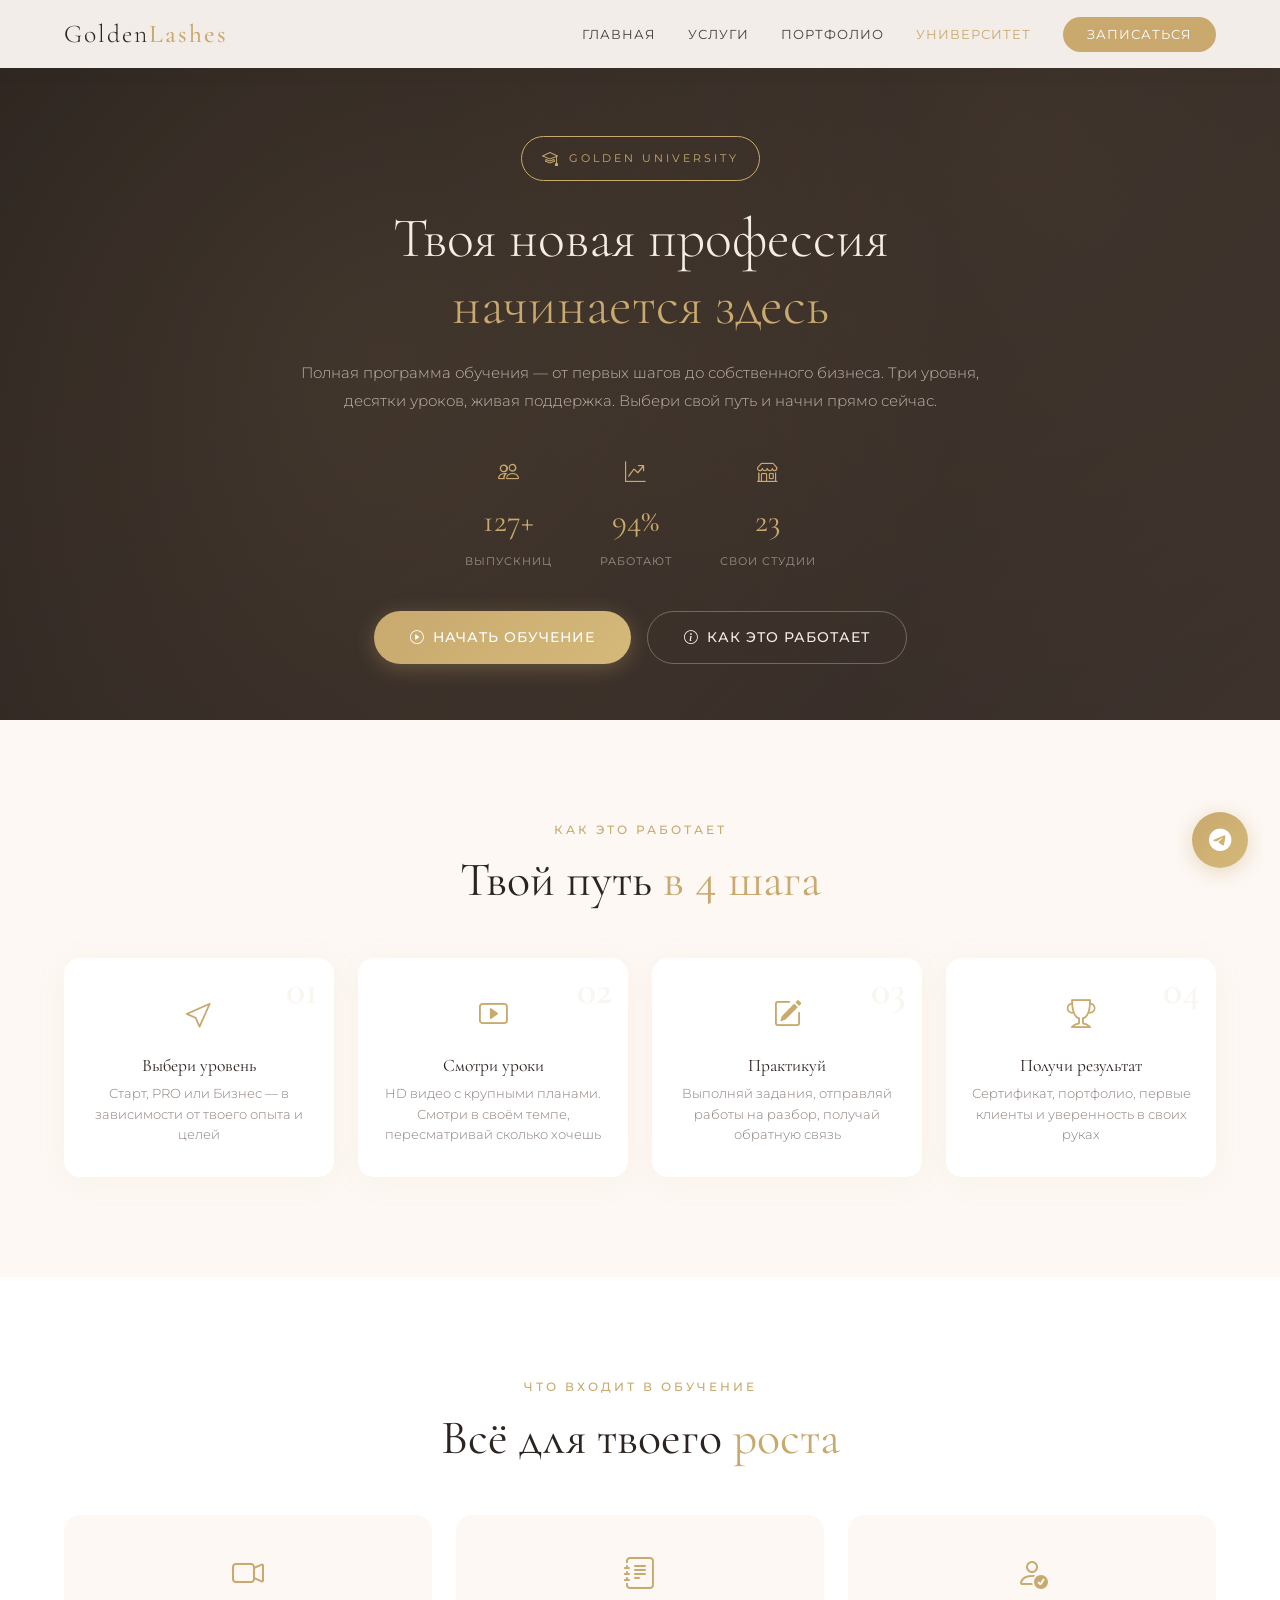
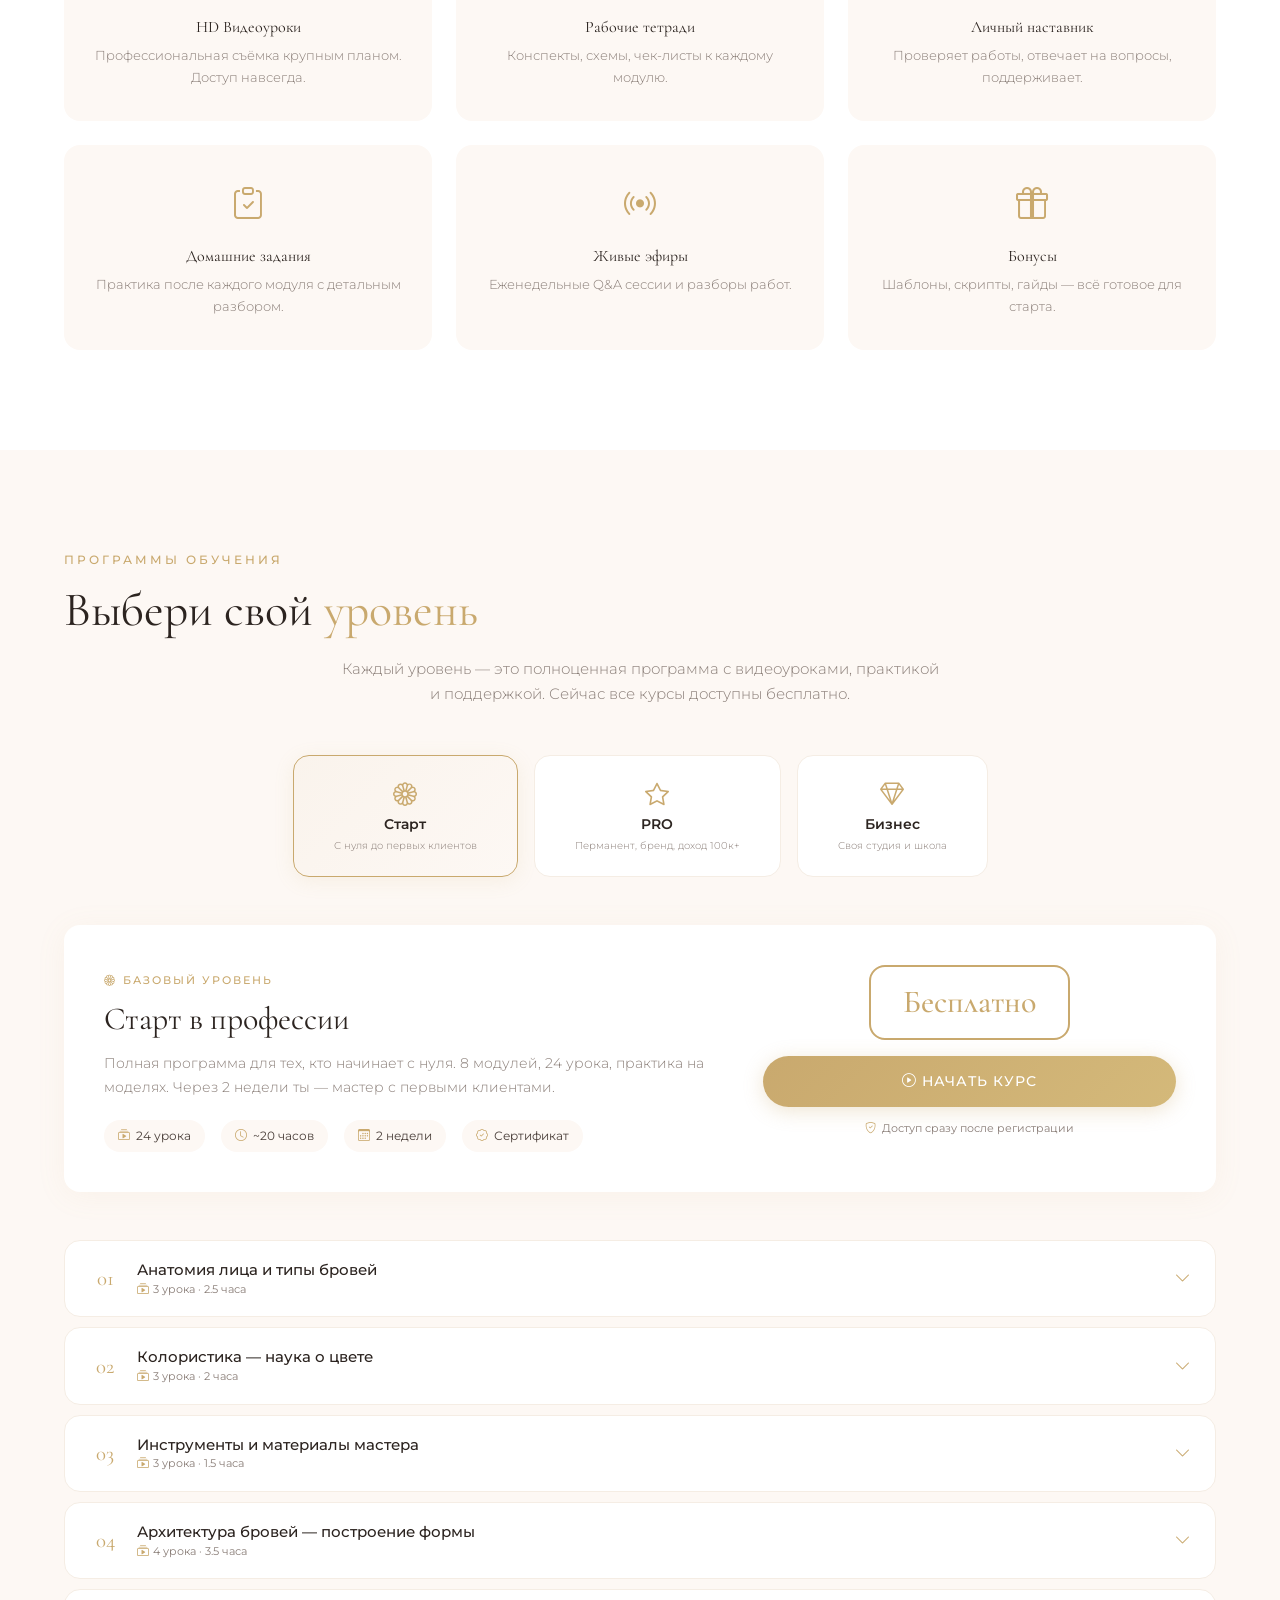
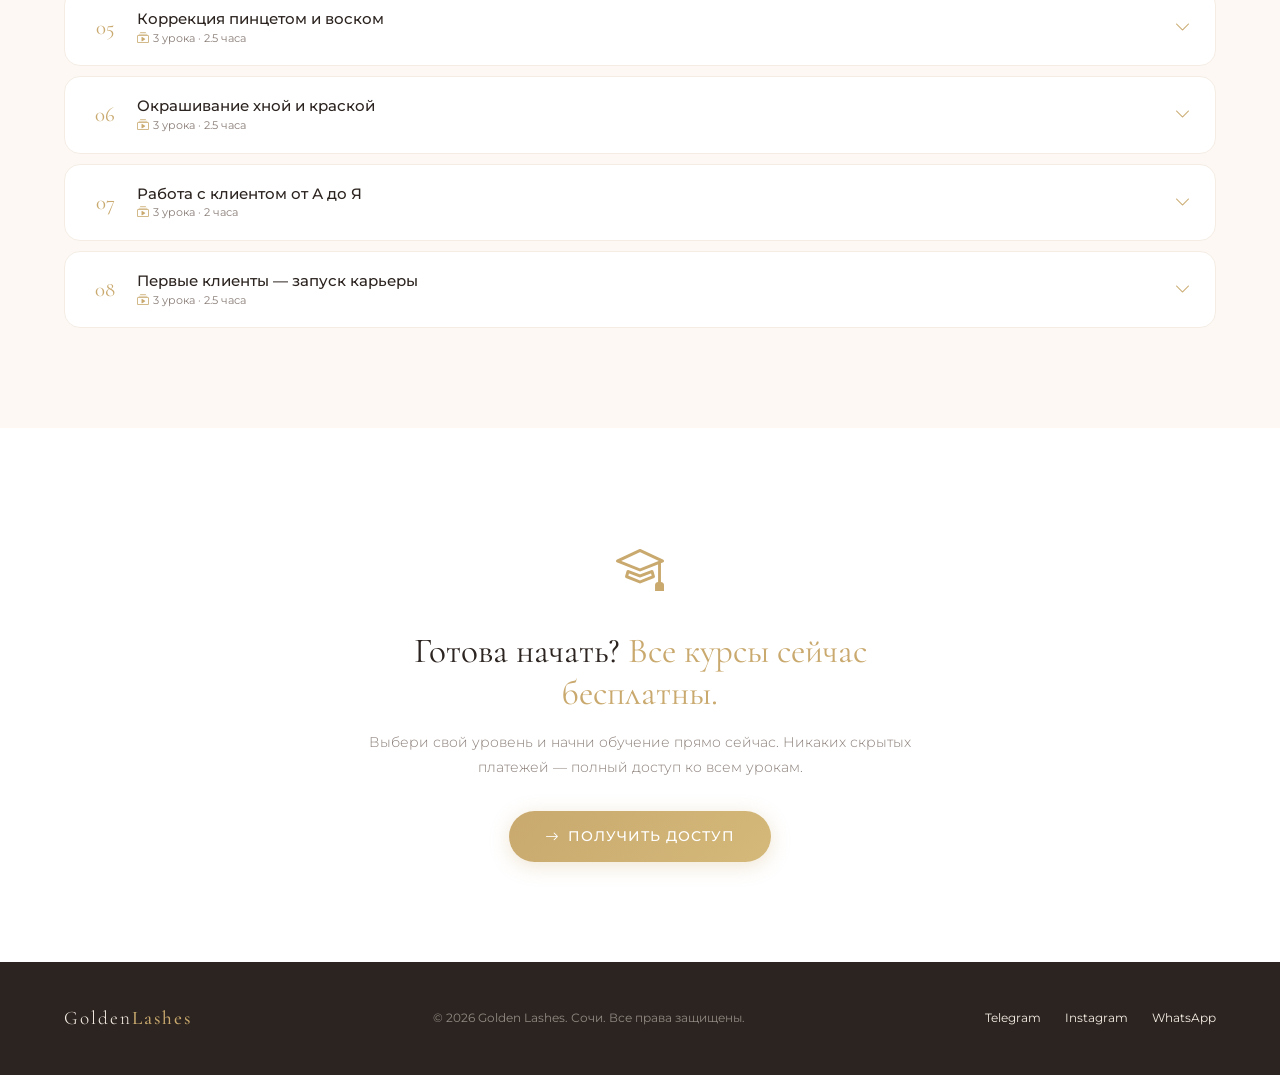
<file: university.html>
<!DOCTYPE html>
<html lang="ru">
<head>
  <meta charset="UTF-8">
  <meta name="viewport" content="width=device-width, initial-scale=1.0">
  <title>Golden University — Обучение бровям | Golden Lashes</title>
  <link rel="preconnect" href="https://fonts.googleapis.com">
  <link href="https://fonts.googleapis.com/css2?family=Cormorant+Garamond:ital,wght@0,300;0,400;0,500;0,600;1,300;1,400&family=Montserrat:wght@300;400;500;600&display=swap" rel="stylesheet">
  <link rel="stylesheet" href="https://cdn.jsdelivr.net/npm/bootstrap-icons@1.11.3/font/bootstrap-icons.min.css">
  <link rel="stylesheet" href="styles.css">
  <link rel="stylesheet" href="university.css">
</head>
<body>
  <!-- Навигация -->
  <nav class="nav scrolled" id="nav">
    <div class="nav-inner">
      <a href="index.html" class="logo">Golden<span>Lashes</span></a>
      <button class="burger" id="burger" aria-label="Меню">
        <span></span><span></span><span></span>
      </button>
      <ul class="nav-links" id="navLinks">
        <li><a href="index.html">Главная</a></li>
        <li><a href="index.html#services">Услуги</a></li>
        <li><a href="index.html#portfolio">Портфолио</a></li>
        <li><a href="#" class="active-link">Университет</a></li>
        <li><a href="index.html#contact" class="nav-cta">Записаться</a></li>
      </ul>
    </div>
  </nav>

  <!-- Uni Hero -->
  <section class="u-hero">
    <div class="u-hero-bg"></div>
    <div class="container">
      <div class="u-hero-content">
        <div class="u-badge"><i class="bi bi-mortarboard"></i> Golden University</div>
        <h1>Твоя новая профессия<br><span class="gold-text">начинается здесь</span></h1>
        <p>Полная программа обучения — от первых шагов до собственного бизнеса. Три уровня, десятки уроков, живая поддержка. Выбери свой путь и начни прямо сейчас.</p>
        <div class="u-hero-nums">
          <div class="u-num"><i class="bi bi-people"></i><span>127+</span><small>выпускниц</small></div>
          <div class="u-num"><i class="bi bi-graph-up-arrow"></i><span>94%</span><small>работают</small></div>
          <div class="u-num"><i class="bi bi-shop"></i><span>23</span><small>свои студии</small></div>
        </div>
        <div class="u-hero-btns">
          <a href="#courses" class="btn btn-primary"><i class="bi bi-play-circle"></i> Начать обучение</a>
          <a href="#how" class="btn btn-outline"><i class="bi bi-info-circle"></i> Как это работает</a>
        </div>
      </div>
    </div>
  </section>

  <!-- Как это работает -->
  <section class="u-how" id="how">
    <div class="container">
      <p class="section-tag">Как это работает</p>
      <h2 class="section-title">Твой путь <span class="gold-text">в 4 шага</span></h2>
      <div class="how-grid">
        <div class="how-card">
          <div class="how-num">01</div>
          <div class="how-icon"><i class="bi bi-cursor"></i></div>
          <h4>Выбери уровень</h4>
          <p>Старт, PRO или Бизнес — в зависимости от твоего опыта и целей</p>
        </div>
        <div class="how-card">
          <div class="how-num">02</div>
          <div class="how-icon"><i class="bi bi-play-btn"></i></div>
          <h4>Смотри уроки</h4>
          <p>HD видео с крупными планами. Смотри в своём темпе, пересматривай сколько хочешь</p>
        </div>
        <div class="how-card">
          <div class="how-num">03</div>
          <div class="how-icon"><i class="bi bi-pencil-square"></i></div>
          <h4>Практикуй</h4>
          <p>Выполняй задания, отправляй работы на разбор, получай обратную связь</p>
        </div>
        <div class="how-card">
          <div class="how-num">04</div>
          <div class="how-icon"><i class="bi bi-trophy"></i></div>
          <h4>Получи результат</h4>
          <p>Сертификат, портфолио, первые клиенты и уверенность в своих руках</p>
        </div>
      </div>
    </div>
  </section>

  <!-- Формат -->
  <section class="u-format">
    <div class="container">
      <p class="section-tag">Что входит в обучение</p>
      <h2 class="section-title">Всё для твоего <span class="gold-text">роста</span></h2>
      <div class="format-row">
        <div class="fmt-card"><i class="bi bi-camera-video"></i><h4>HD Видеоуроки</h4><p>Профессиональная съёмка крупным планом. Доступ навсегда.</p></div>
        <div class="fmt-card"><i class="bi bi-journal-text"></i><h4>Рабочие тетради</h4><p>Конспекты, схемы, чек-листы к каждому модулю.</p></div>
        <div class="fmt-card"><i class="bi bi-person-check"></i><h4>Личный наставник</h4><p>Проверяет работы, отвечает на вопросы, поддерживает.</p></div>
        <div class="fmt-card"><i class="bi bi-clipboard-check"></i><h4>Домашние задания</h4><p>Практика после каждого модуля с детальным разбором.</p></div>
        <div class="fmt-card"><i class="bi bi-broadcast"></i><h4>Живые эфиры</h4><p>Еженедельные Q&A сессии и разборы работ.</p></div>
        <div class="fmt-card"><i class="bi bi-gift"></i><h4>Бонусы</h4><p>Шаблоны, скрипты, гайды — всё готовое для старта.</p></div>
      </div>
    </div>
  </section>

  <!-- ===== КУРСЫ ===== -->
  <section class="u-courses" id="courses">
    <div class="container">
      <p class="section-tag">Программы обучения</p>
      <h2 class="section-title">Выбери свой <span class="gold-text">уровень</span></h2>
      <p class="section-sub">Каждый уровень — это полноценная программа с видеоуроками, практикой и поддержкой. Сейчас все курсы доступны бесплатно.</p>

      <!-- Табы -->
      <div class="u-tabs">
        <button class="u-tab active" data-level="starter">
          <i class="bi bi-flower1"></i>
          <span class="u-tab-name">Старт</span>
          <span class="u-tab-desc">С нуля до первых клиентов</span>
        </button>
        <button class="u-tab" data-level="pro">
          <i class="bi bi-star"></i>
          <span class="u-tab-name">PRO</span>
          <span class="u-tab-desc">Перманент, бренд, доход 100к+</span>
        </button>
        <button class="u-tab" data-level="business">
          <i class="bi bi-gem"></i>
          <span class="u-tab-name">Бизнес</span>
          <span class="u-tab-desc">Своя студия и школа</span>
        </button>
      </div>

      <!-- ===== СТАРТ ===== -->
      <div class="u-panel active" id="level-starter">
        <div class="u-panel-head">
          <div class="u-panel-info">
            <span class="u-level-tag"><i class="bi bi-flower1"></i> Базовый уровень</span>
            <h3>Старт в профессии</h3>
            <p>Полная программа для тех, кто начинает с нуля. 8 модулей, 24 урока, практика на моделях. Через 2 недели ты — мастер с первыми клиентами.</p>
            <div class="u-panel-meta">
              <span><i class="bi bi-collection-play"></i> 24 урока</span>
              <span><i class="bi bi-clock"></i> ~20 часов</span>
              <span><i class="bi bi-calendar3"></i> 2 недели</span>
              <span><i class="bi bi-patch-check"></i> Сертификат</span>
            </div>
          </div>
          <div class="u-panel-cta">
            <div class="u-price-badge"><span>Бесплатно</span></div>
            <a href="index.html#contact" class="btn btn-primary btn-full"><i class="bi bi-play-circle"></i> Начать курс</a>
            <p class="u-guarantee"><i class="bi bi-shield-check"></i> Доступ сразу после регистрации</p>
          </div>
        </div>

        <!-- Модули -->
        <div class="u-modules">

          <!-- Модуль 1 -->
          <div class="u-module">
            <button class="u-module-btn">
              <span class="u-mod-num">01</span>
              <div class="u-mod-title">
                <h4>Анатомия лица и типы бровей</h4>
                <span class="u-mod-meta"><i class="bi bi-collection-play"></i> 3 урока · 2.5 часа</span>
              </div>
              <i class="bi bi-chevron-down u-mod-arrow"></i>
            </button>
            <div class="u-module-body">
              <div class="u-lessons">
                <div class="u-lesson">
                  <span class="u-lesson-num">1.1</span>
                  <div class="u-lesson-info">
                    <h5>Строение лица и пропорции</h5>
                    <p>Золотое сечение, оси симметрии, ключевые точки лица. Учишься видеть лицо как мастер — не как обычный человек.</p>
                    <div class="u-lesson-tags"><span><i class="bi bi-play-btn"></i> Видео 45 мин</span><span><i class="bi bi-file-earmark-pdf"></i> PDF-конспект</span></div>
                  </div>
                </div>
                <div class="u-lesson">
                  <span class="u-lesson-num">1.2</span>
                  <div class="u-lesson-info">
                    <h5>5 типов лица и подбор формы бровей</h5>
                    <p>Овальное, круглое, квадратное, вытянутое, треугольное — для каждого своя идеальная форма. Разбираем на реальных примерах.</p>
                    <div class="u-lesson-tags"><span><i class="bi bi-play-btn"></i> Видео 50 мин</span><span><i class="bi bi-images"></i> Фото-примеры</span></div>
                  </div>
                </div>
                <div class="u-lesson">
                  <span class="u-lesson-num">1.3</span>
                  <div class="u-lesson-info">
                    <h5>Практика: определяем тип лица за 30 секунд</h5>
                    <p>Тренируешься на фотографиях, потом на себе и подругах. К концу урока — навык на автомате.</p>
                    <div class="u-lesson-tags"><span><i class="bi bi-play-btn"></i> Видео 35 мин</span><span><i class="bi bi-pencil-square"></i> Задание</span><span><i class="bi bi-check-circle"></i> Тест</span></div>
                  </div>
                </div>
              </div>
            </div>
          </div>

          <!-- Модуль 2 -->
          <div class="u-module">
            <button class="u-module-btn">
              <span class="u-mod-num">02</span>
              <div class="u-mod-title"><h4>Колористика — наука о цвете</h4><span class="u-mod-meta"><i class="bi bi-collection-play"></i> 3 урока · 2 часа</span></div>
              <i class="bi bi-chevron-down u-mod-arrow"></i>
            </button>
            <div class="u-module-body">
              <div class="u-lessons">
                <div class="u-lesson"><span class="u-lesson-num">2.1</span><div class="u-lesson-info"><h5>Цветотипы внешности: весна, лето, осень, зима</h5><p>Определяем цветотип за минуту. Понимаем, какие оттенки бровей подходят каждому типу.</p><div class="u-lesson-tags"><span><i class="bi bi-play-btn"></i> Видео 40 мин</span><span><i class="bi bi-palette"></i> Цветовой круг</span></div></div></div>
                <div class="u-lesson"><span class="u-lesson-num">2.2</span><div class="u-lesson-info"><h5>Подбор оттенка краски и хны</h5><p>Тёплые и холодные подтоны, смешивание оттенков, работа с нежелательной рыжиной и зеленцой.</p><div class="u-lesson-tags"><span><i class="bi bi-play-btn"></i> Видео 45 мин</span><span><i class="bi bi-file-earmark-pdf"></i> Таблица оттенков</span></div></div></div>
                <div class="u-lesson"><span class="u-lesson-num">2.3</span><div class="u-lesson-info"><h5>Практика: подбираем цвет для 10 типажей</h5><p>Работаем с фотографиями реальных клиентов. Учишься видеть подтон кожи и волос мгновенно.</p><div class="u-lesson-tags"><span><i class="bi bi-play-btn"></i> Видео 35 мин</span><span><i class="bi bi-pencil-square"></i> Задание</span></div></div></div>
              </div>
            </div>
          </div>

          <!-- Модуль 3 -->
          <div class="u-module">
            <button class="u-module-btn">
              <span class="u-mod-num">03</span>
              <div class="u-mod-title"><h4>Инструменты и материалы мастера</h4><span class="u-mod-meta"><i class="bi bi-collection-play"></i> 3 урока · 1.5 часа</span></div>
              <i class="bi bi-chevron-down u-mod-arrow"></i>
            </button>
            <div class="u-module-body">
              <div class="u-lessons">
                <div class="u-lesson"><span class="u-lesson-num">3.1</span><div class="u-lesson-info"><h5>Полный набор мастера: что нужно для старта</h5><p>Пинцеты, щёточки, кисти, краски, хна, воск, нити. Разбираем каждый инструмент — зачем нужен и как выбрать.</p><div class="u-lesson-tags"><span><i class="bi bi-play-btn"></i> Видео 30 мин</span><span><i class="bi bi-list-check"></i> Чек-лист закупки</span></div></div></div>
                <div class="u-lesson"><span class="u-lesson-num">3.2</span><div class="u-lesson-info"><h5>Обзор брендов: на чём экономить, а на чём нет</h5><p>Сравниваем бюджетные и премиальные материалы. Мой личный топ-лист проверенных брендов.</p><div class="u-lesson-tags"><span><i class="bi bi-play-btn"></i> Видео 25 мин</span><span><i class="bi bi-cart3"></i> Список поставщиков</span></div></div></div>
                <div class="u-lesson"><span class="u-lesson-num">3.3</span><div class="u-lesson-info"><h5>Организация рабочего места</h5><p>Как обустроить кабинет или уголок дома. Санитарные нормы, стерилизация, хранение материалов.</p><div class="u-lesson-tags"><span><i class="bi bi-play-btn"></i> Видео 20 мин</span><span><i class="bi bi-camera"></i> Фото-примеры</span></div></div></div>
              </div>
            </div>
          </div>

          <!-- Модуль 4 -->
          <div class="u-module">
            <button class="u-module-btn"><span class="u-mod-num">04</span><div class="u-mod-title"><h4>Архитектура бровей — построение формы</h4><span class="u-mod-meta"><i class="bi bi-collection-play"></i> 4 урока · 3.5 часа</span></div><i class="bi bi-chevron-down u-mod-arrow"></i></button>
            <div class="u-module-body"><div class="u-lessons">
              <div class="u-lesson"><span class="u-lesson-num">4.1</span><div class="u-lesson-info"><h5>Разметка бровей: 3 ключевые точки</h5><p>Начало, излом, конец — находим идеальные точки для любого лица. Работаем с линейкой и нитью.</p><div class="u-lesson-tags"><span><i class="bi bi-play-btn"></i> Видео 50 мин</span><span><i class="bi bi-rulers"></i> Схемы разметки</span></div></div></div>
              <div class="u-lesson"><span class="u-lesson-num">4.2</span><div class="u-lesson-info"><h5>Построение формы по точкам</h5><p>Соединяем точки в идеальную форму. Толщина, изгиб, хвостик — каждый элемент имеет значение.</p><div class="u-lesson-tags"><span><i class="bi bi-play-btn"></i> Видео 55 мин</span><span><i class="bi bi-vector-pen"></i> Шаблоны форм</span></div></div></div>
              <div class="u-lesson"><span class="u-lesson-num">4.3</span><div class="u-lesson-info"><h5>Работа с асимметрией лица</h5><p>У 90% людей лицо асимметрично. Учишься компенсировать это формой бровей так, чтобы никто не заметил.</p><div class="u-lesson-tags"><span><i class="bi bi-play-btn"></i> Видео 40 мин</span><span><i class="bi bi-images"></i> Кейсы</span></div></div></div>
              <div class="u-lesson"><span class="u-lesson-num">4.4</span><div class="u-lesson-info"><h5>Практика: строим форму на 5 типах лица</h5><p>Работаем на силиконовых накладках, потом на живой модели. Полный разбор каждой работы.</p><div class="u-lesson-tags"><span><i class="bi bi-play-btn"></i> Видео 60 мин</span><span><i class="bi bi-pencil-square"></i> Задание</span><span><i class="bi bi-camera"></i> Фото-отчёт</span></div></div></div>
            </div></div>
          </div>

          <!-- Модуль 5 -->
          <div class="u-module">
            <button class="u-module-btn"><span class="u-mod-num">05</span><div class="u-mod-title"><h4>Коррекция пинцетом и воском</h4><span class="u-mod-meta"><i class="bi bi-collection-play"></i> 3 урока · 2.5 часа</span></div><i class="bi bi-chevron-down u-mod-arrow"></i></button>
            <div class="u-module-body"><div class="u-lessons">
              <div class="u-lesson"><span class="u-lesson-num">5.1</span><div class="u-lesson-info"><h5>Техника работы пинцетом без боли</h5><p>Правильный захват, направление выдёргивания, скорость. Клиент не должен страдать — учимся делать комфортно.</p><div class="u-lesson-tags"><span><i class="bi bi-play-btn"></i> Видео 50 мин</span><span><i class="bi bi-zoom-in"></i> Крупные планы</span></div></div></div>
              <div class="u-lesson"><span class="u-lesson-num">5.2</span><div class="u-lesson-info"><h5>Восковая депиляция бровей</h5><p>Горячий и плёночный воск, техника нанесения, работа с чувствительной кожей. Быстро и чисто.</p><div class="u-lesson-tags"><span><i class="bi bi-play-btn"></i> Видео 45 мин</span><span><i class="bi bi-file-earmark-pdf"></i> Протокол</span></div></div></div>
              <div class="u-lesson"><span class="u-lesson-num">5.3</span><div class="u-lesson-info"><h5>Нитевая коррекция (тридинг)</h5><p>Древняя техника, которая снова в тренде. Идеальна для тонких волосков и чувствительной кожи.</p><div class="u-lesson-tags"><span><i class="bi bi-play-btn"></i> Видео 40 мин</span><span><i class="bi bi-pencil-square"></i> Задание</span></div></div></div>
            </div></div>
          </div>

          <!-- Модуль 6 -->
          <div class="u-module">
            <button class="u-module-btn"><span class="u-mod-num">06</span><div class="u-mod-title"><h4>Окрашивание хной и краской</h4><span class="u-mod-meta"><i class="bi bi-collection-play"></i> 3 урока · 2.5 часа</span></div><i class="bi bi-chevron-down u-mod-arrow"></i></button>
            <div class="u-module-body"><div class="u-lessons">
              <div class="u-lesson"><span class="u-lesson-num">6.1</span><div class="u-lesson-info"><h5>Окрашивание профессиональной краской</h5><p>Выбор оксида, время выдержки, нанесение. Как получить ровный насыщенный цвет без пятен.</p><div class="u-lesson-tags"><span><i class="bi bi-play-btn"></i> Видео 50 мин</span><span><i class="bi bi-palette"></i> Формулы</span></div></div></div>
              <div class="u-lesson"><span class="u-lesson-num">6.2</span><div class="u-lesson-info"><h5>Окрашивание хной: техника и секреты</h5><p>Замешивание, нанесение слоями, время выдержки. Как добиться эффекта «тату-бровей» хной.</p><div class="u-lesson-tags"><span><i class="bi bi-play-btn"></i> Видео 55 мин</span><span><i class="bi bi-droplet"></i> Рецепты замеса</span></div></div></div>
              <div class="u-lesson"><span class="u-lesson-num">6.3</span><div class="u-lesson-info"><h5>Смешивание оттенков и работа с подтонами</h5><p>Как убрать рыжину, добавить глубину, создать натуральный многотоновый эффект.</p><div class="u-lesson-tags"><span><i class="bi bi-play-btn"></i> Видео 40 мин</span><span><i class="bi bi-pencil-square"></i> Задание</span></div></div></div>
            </div></div>
          </div>

          <!-- Модуль 7 -->
          <div class="u-module">
            <button class="u-module-btn"><span class="u-mod-num">07</span><div class="u-mod-title"><h4>Работа с клиентом от А до Я</h4><span class="u-mod-meta"><i class="bi bi-collection-play"></i> 3 урока · 2 часа</span></div><i class="bi bi-chevron-down u-mod-arrow"></i></button>
            <div class="u-module-body"><div class="u-lessons">
              <div class="u-lesson"><span class="u-lesson-num">7.1</span><div class="u-lesson-info"><h5>Консультация и выявление потребностей</h5><p>Как задавать правильные вопросы, понять чего хочет клиент, и предложить лучшее решение.</p><div class="u-lesson-tags"><span><i class="bi bi-play-btn"></i> Видео 35 мин</span><span><i class="bi bi-chat-dots"></i> Скрипты</span></div></div></div>
              <div class="u-lesson"><span class="u-lesson-num">7.2</span><div class="u-lesson-info"><h5>Работа с возражениями и страхами</h5><p>«А вдруг не понравится?», «А это больно?», «А почему так дорого?» — готовые ответы на всё.</p><div class="u-lesson-tags"><span><i class="bi bi-play-btn"></i> Видео 30 мин</span><span><i class="bi bi-file-earmark-text"></i> Шпаргалка</span></div></div></div>
              <div class="u-lesson"><span class="u-lesson-num">7.3</span><div class="u-lesson-info"><h5>Как получить отзыв и повторную запись</h5><p>Фото до/после, просьба об отзыве, напоминание о коррекции. Система, которая работает на автомате.</p><div class="u-lesson-tags"><span><i class="bi bi-play-btn"></i> Видео 25 мин</span><span><i class="bi bi-phone"></i> Шаблоны сообщений</span></div></div></div>
            </div></div>
          </div>

          <!-- Модуль 8 -->
          <div class="u-module">
            <button class="u-module-btn"><span class="u-mod-num">08</span><div class="u-mod-title"><h4>Первые клиенты — запуск карьеры</h4><span class="u-mod-meta"><i class="bi bi-collection-play"></i> 3 урока · 2.5 часа</span></div><i class="bi bi-chevron-down u-mod-arrow"></i></button>
            <div class="u-module-body"><div class="u-lessons">
              <div class="u-lesson"><span class="u-lesson-num">8.1</span><div class="u-lesson-info"><h5>Упаковка Instagram с нуля</h5><p>Шапка профиля, хайлайтс, первые 9 постов, сторис. Готовый контент-план на первый месяц.</p><div class="u-lesson-tags"><span><i class="bi bi-play-btn"></i> Видео 50 мин</span><span><i class="bi bi-phone"></i> Шаблоны</span></div></div></div>
              <div class="u-lesson"><span class="u-lesson-num">8.2</span><div class="u-lesson-info"><h5>Прайс, запись и первые модели</h5><p>Как выставить цену, где найти моделей за отзыв, как перейти от бесплатных к платным клиентам.</p><div class="u-lesson-tags"><span><i class="bi bi-play-btn"></i> Видео 40 мин</span><span><i class="bi bi-calculator"></i> Калькулятор цен</span></div></div></div>
              <div class="u-lesson"><span class="u-lesson-num">8.3</span><div class="u-lesson-info"><h5>План выхода на 40 000 ₽ за первый месяц</h5><p>Пошаговая стратегия: сколько клиентов нужно, какой чек ставить, где искать. Реальные цифры.</p><div class="u-lesson-tags"><span><i class="bi bi-play-btn"></i> Видео 35 мин</span><span><i class="bi bi-bar-chart"></i> Бизнес-план</span></div></div></div>
            </div></div>
          </div>
        </div>
      </div>

      <!-- ===== PRO ===== -->
      <div class="u-panel" id="level-pro">
        <div class="u-panel-head">
          <div class="u-panel-info">
            <span class="u-level-tag"><i class="bi bi-star"></i> Продвинутый уровень</span>
            <h3>Мастер бровей PRO</h3>
            <p>Перманентный макияж, сложные случаи, личный бренд и стабильный доход от 100 000 ₽. 10 модулей, 32 урока.</p>
            <div class="u-panel-meta">
              <span><i class="bi bi-collection-play"></i> 32 урока</span>
              <span><i class="bi bi-clock"></i> ~30 часов</span>
              <span><i class="bi bi-calendar3"></i> 4 недели</span>
              <span><i class="bi bi-patch-check"></i> Сертификат PRO</span>
            </div>
          </div>
          <div class="u-panel-cta">
            <div class="u-price-badge"><span>Бесплатно</span></div>
            <a href="index.html#contact" class="btn btn-primary btn-full"><i class="bi bi-play-circle"></i> Начать курс</a>
            <p class="u-guarantee"><i class="bi bi-shield-check"></i> Доступ сразу после регистрации</p>
          </div>
        </div>
        <div class="u-modules">

          <div class="u-module"><button class="u-module-btn"><span class="u-mod-num">01</span><div class="u-mod-title"><h4>Продвинутая архитектура — сложные формы</h4><span class="u-mod-meta"><i class="bi bi-collection-play"></i> 3 урока · 3 часа</span></div><i class="bi bi-chevron-down u-mod-arrow"></i></button>
            <div class="u-module-body"><div class="u-lessons">
              <div class="u-lesson"><span class="u-lesson-num">1.1</span><div class="u-lesson-info"><h5>Нестандартные лица: возрастные, мужские, этнические</h5><p>Каждый тип лица — свои правила. Разбираем особенности работы с разными клиентами.</p><div class="u-lesson-tags"><span><i class="bi bi-play-btn"></i> Видео 55 мин</span><span><i class="bi bi-images"></i> Кейсы</span></div></div></div>
              <div class="u-lesson"><span class="u-lesson-num">1.2</span><div class="u-lesson-info"><h5>Авторские техники построения формы</h5><p>Мои фирменные приёмы, которые отличают мастера от новичка. Секреты идеального изгиба.</p><div class="u-lesson-tags"><span><i class="bi bi-play-btn"></i> Видео 50 мин</span><span><i class="bi bi-vector-pen"></i> Схемы</span></div></div></div>
              <div class="u-lesson"><span class="u-lesson-num">1.3</span><div class="u-lesson-info"><h5>Практика: 5 сложных кейсов с разбором</h5><p>Реальные клиенты с проблемными бровями. Разбираем каждый случай от диагностики до результата.</p><div class="u-lesson-tags"><span><i class="bi bi-play-btn"></i> Видео 60 мин</span><span><i class="bi bi-pencil-square"></i> Задание</span></div></div></div>
            </div></div></div>

          <div class="u-module"><button class="u-module-btn"><span class="u-mod-num">02</span><div class="u-mod-title"><h4>Перманентный макияж — пудровое напыление</h4><span class="u-mod-meta"><i class="bi bi-collection-play"></i> 4 урока · 4 часа</span></div><i class="bi bi-chevron-down u-mod-arrow"></i></button>
            <div class="u-module-body"><div class="u-lessons">
              <div class="u-lesson"><span class="u-lesson-num">2.1</span><div class="u-lesson-info"><h5>Оборудование для перманента: аппарат, иглы, пигменты</h5><p>Какой аппарат выбрать новичку, типы игл, палитра пигментов. Полный гайд по закупке.</p><div class="u-lesson-tags"><span><i class="bi bi-play-btn"></i> Видео 45 мин</span><span><i class="bi bi-cart3"></i> Список</span></div></div></div>
              <div class="u-lesson"><span class="u-lesson-num">2.2</span><div class="u-lesson-info"><h5>Техника пудрового напыления пошагово</h5><p>Настройка аппарата, глубина введения, скорость, давление. Каждое движение — под микроскопом.</p><div class="u-lesson-tags"><span><i class="bi bi-play-btn"></i> Видео 70 мин</span><span><i class="bi bi-zoom-in"></i> Макросъёмка</span></div></div></div>
              <div class="u-lesson"><span class="u-lesson-num">2.3</span><div class="u-lesson-info"><h5>Растушёвка и градиент: создаём натуральный эффект</h5><p>Как сделать так, чтобы перманент выглядел как натуральные брови, а не как татуировка.</p><div class="u-lesson-tags"><span><i class="bi bi-play-btn"></i> Видео 50 мин</span><span><i class="bi bi-palette"></i> Палитра</span></div></div></div>
              <div class="u-lesson"><span class="u-lesson-num">2.4</span><div class="u-lesson-info"><h5>Практика на латексе и живой модели</h5><p>Сначала тренируешься на искусственной коже, потом — реальная работа под моим контролем.</p><div class="u-lesson-tags"><span><i class="bi bi-play-btn"></i> Видео 60 мин</span><span><i class="bi bi-pencil-square"></i> Задание</span></div></div></div>
            </div></div></div>

          <div class="u-module"><button class="u-module-btn"><span class="u-mod-num">03</span><div class="u-mod-title"><h4>Волосковая техника (микроблейдинг)</h4><span class="u-mod-meta"><i class="bi bi-collection-play"></i> 3 урока · 3 часа</span></div><i class="bi bi-chevron-down u-mod-arrow"></i></button>
            <div class="u-module-body"><div class="u-lessons">
              <div class="u-lesson"><span class="u-lesson-num">3.1</span><div class="u-lesson-info"><h5>Ручная и аппаратная волосковая техника</h5><p>Разница между микроблейдингом и аппаратной волосковой. Когда что применять.</p><div class="u-lesson-tags"><span><i class="bi bi-play-btn"></i> Видео 50 мин</span><span><i class="bi bi-file-earmark-pdf"></i> Сравнение</span></div></div></div>
              <div class="u-lesson"><span class="u-lesson-num">3.2</span><div class="u-lesson-info"><h5>Рисуем волоски: направление, толщина, длина</h5><p>Имитация натуральных волосков. Как создать эффект «своих бровей, только лучше».</p><div class="u-lesson-tags"><span><i class="bi bi-play-btn"></i> Видео 55 мин</span><span><i class="bi bi-vector-pen"></i> Схемы роста</span></div></div></div>
              <div class="u-lesson"><span class="u-lesson-num">3.3</span><div class="u-lesson-info"><h5>Комбинированная техника: напыление + волоски</h5><p>Самая востребованная техника на рынке. Объединяем обе техники для максимально реалистичного результата.</p><div class="u-lesson-tags"><span><i class="bi bi-play-btn"></i> Видео 60 мин</span><span><i class="bi bi-pencil-square"></i> Задание</span></div></div></div>
            </div></div></div>
          <div class="u-module"><button class="u-module-btn"><span class="u-mod-num">04</span><div class="u-mod-title"><h4>Ламинирование и долговременная укладка</h4><span class="u-mod-meta"><i class="bi bi-collection-play"></i> 3 урока · 2 часа</span></div><i class="bi bi-chevron-down u-mod-arrow"></i></button>
            <div class="u-module-body"><div class="u-lessons">
              <div class="u-lesson"><span class="u-lesson-num">4.1</span><div class="u-lesson-info"><h5>Составы и техника ламинирования</h5><p>Пошаговый протокол, время выдержки, работа с разными типами волосков.</p><div class="u-lesson-tags"><span><i class="bi bi-play-btn"></i> Видео 40 мин</span><span><i class="bi bi-file-earmark-text"></i> Протокол</span></div></div></div>
              <div class="u-lesson"><span class="u-lesson-num">4.2</span><div class="u-lesson-info"><h5>Долговременная укладка: направление и объём</h5><p>Как придать бровям нужное направление и зафиксировать на 6 недель.</p><div class="u-lesson-tags"><span><i class="bi bi-play-btn"></i> Видео 35 мин</span><span><i class="bi bi-images"></i> До/после</span></div></div></div>
              <div class="u-lesson"><span class="u-lesson-num">4.3</span><div class="u-lesson-info"><h5>Комбо: ламинирование + окрашивание</h5><p>Самая популярная связка. Как делать комплекс за один визит и увеличить средний чек.</p><div class="u-lesson-tags"><span><i class="bi bi-play-btn"></i> Видео 30 мин</span><span><i class="bi bi-pencil-square"></i> Задание</span></div></div></div>
            </div></div></div>

          <div class="u-module"><button class="u-module-btn"><span class="u-mod-num">05</span><div class="u-mod-title"><h4>Работа с проблемными бровями</h4><span class="u-mod-meta"><i class="bi bi-collection-play"></i> 3 урока · 2.5 часа</span></div><i class="bi bi-chevron-down u-mod-arrow"></i></button>
            <div class="u-module-body"><div class="u-lessons">
              <div class="u-lesson"><span class="u-lesson-num">5.1</span><div class="u-lesson-info"><h5>Алопеция, шрамы, перещипанные брови</h5><p>Как работать с клиентами, у которых почти нет волосков. Техники восстановления визуального объёма.</p><div class="u-lesson-tags"><span><i class="bi bi-play-btn"></i> Видео 50 мин</span><span><i class="bi bi-images"></i> Кейсы</span></div></div></div>
              <div class="u-lesson"><span class="u-lesson-num">5.2</span><div class="u-lesson-info"><h5>Коррекция неудачного перманента</h5><p>Как перекрыть старый пигмент, исправить форму, работать с рубцовой тканью.</p><div class="u-lesson-tags"><span><i class="bi bi-play-btn"></i> Видео 55 мин</span><span><i class="bi bi-eyedropper"></i> Анализ пигментов</span></div></div></div>
              <div class="u-lesson"><span class="u-lesson-num">5.3</span><div class="u-lesson-info"><h5>Сложные случаи: разбор 7 реальных клиентов</h5><p>Фото до/после с полным описанием процесса. Что пошло не так у других мастеров и как мы это исправили.</p><div class="u-lesson-tags"><span><i class="bi bi-play-btn"></i> Видео 45 мин</span><span><i class="bi bi-journal-text"></i> Кейс-бук</span></div></div></div>
            </div></div></div>
          <div class="u-module"><button class="u-module-btn"><span class="u-mod-num">06</span><div class="u-mod-title"><h4>Ценообразование и упаковка услуг</h4><span class="u-mod-meta"><i class="bi bi-collection-play"></i> 3 урока · 2 часа</span></div><i class="bi bi-chevron-down u-mod-arrow"></i></button>
            <div class="u-module-body"><div class="u-lessons">
              <div class="u-lesson"><span class="u-lesson-num">6.1</span><div class="u-lesson-info"><h5>Как выставить цену, которую платят с удовольствием</h5><p>Психология цены, якорение, пакеты услуг. Почему дешёвый мастер — не значит востребованный.</p><div class="u-lesson-tags"><span><i class="bi bi-play-btn"></i> Видео 40 мин</span><span><i class="bi bi-calculator"></i> Калькулятор</span></div></div></div>
              <div class="u-lesson"><span class="u-lesson-num">6.2</span><div class="u-lesson-info"><h5>Пакеты, абонементы и upsell</h5><p>Как увеличить средний чек на 40% без давления. Комплексы, программы лояльности, подарочные сертификаты.</p><div class="u-lesson-tags"><span><i class="bi bi-play-btn"></i> Видео 35 мин</span><span><i class="bi bi-file-earmark-text"></i> Шаблоны</span></div></div></div>
              <div class="u-lesson"><span class="u-lesson-num">6.3</span><div class="u-lesson-info"><h5>Создание прайс-листа, который продаёт</h5><p>Дизайн, структура, формулировки. Прайс — это не просто список цен, это инструмент продаж.</p><div class="u-lesson-tags"><span><i class="bi bi-play-btn"></i> Видео 30 мин</span><span><i class="bi bi-file-earmark-richtext"></i> Шаблон прайса</span></div></div></div>
            </div></div></div>

          <div class="u-module"><button class="u-module-btn"><span class="u-mod-num">07</span><div class="u-mod-title"><h4>Продвижение в Instagram и TikTok</h4><span class="u-mod-meta"><i class="bi bi-collection-play"></i> 4 урока · 3 часа</span></div><i class="bi bi-chevron-down u-mod-arrow"></i></button>
            <div class="u-module-body"><div class="u-lessons">
              <div class="u-lesson"><span class="u-lesson-num">7.1</span><div class="u-lesson-info"><h5>Контент-стратегия для бровиста</h5><p>Что снимать, как часто, в каком формате. Контент-план на месяц с готовыми идеями.</p><div class="u-lesson-tags"><span><i class="bi bi-play-btn"></i> Видео 40 мин</span><span><i class="bi bi-calendar3"></i> Контент-план</span></div></div></div>
              <div class="u-lesson"><span class="u-lesson-num">7.2</span><div class="u-lesson-info"><h5>Reels и TikTok: вирусный контент</h5><p>Тренды, переходы, музыка, хуки. Как набрать первые 10 000 просмотров и превратить их в клиентов.</p><div class="u-lesson-tags"><span><i class="bi bi-play-btn"></i> Видео 50 мин</span><span><i class="bi bi-film"></i> Примеры</span></div></div></div>
              <div class="u-lesson"><span class="u-lesson-num">7.3</span><div class="u-lesson-info"><h5>Сторис, которые продают</h5><p>Прогревы, опросы, закулисье, отзывы. Как вести сторис так, чтобы в директ писали «хочу записаться».</p><div class="u-lesson-tags"><span><i class="bi bi-play-btn"></i> Видео 35 мин</span><span><i class="bi bi-phone"></i> Шаблоны</span></div></div></div>
              <div class="u-lesson"><span class="u-lesson-num">7.4</span><div class="u-lesson-info"><h5>Таргетированная реклама для бровиста</h5><p>Настройка рекламы в Instagram с нуля. Бюджет, аудитория, креативы. Первые клиенты из рекламы.</p><div class="u-lesson-tags"><span><i class="bi bi-play-btn"></i> Видео 45 мин</span><span><i class="bi bi-bullseye"></i> Настройка</span></div></div></div>
            </div></div></div>
          <div class="u-module"><button class="u-module-btn"><span class="u-mod-num">08</span><div class="u-mod-title"><h4>Создание личного бренда</h4><span class="u-mod-meta"><i class="bi bi-collection-play"></i> 3 урока · 2 часа</span></div><i class="bi bi-chevron-down u-mod-arrow"></i></button>
            <div class="u-module-body"><div class="u-lessons">
              <div class="u-lesson"><span class="u-lesson-num">8.1</span><div class="u-lesson-info"><h5>Позиционирование: чем ты отличаешься</h5><p>Находим твою уникальность, формулируем УТП, определяем целевую аудиторию.</p><div class="u-lesson-tags"><span><i class="bi bi-play-btn"></i> Видео 40 мин</span><span><i class="bi bi-lightbulb"></i> Воркшоп</span></div></div></div>
              <div class="u-lesson"><span class="u-lesson-num">8.2</span><div class="u-lesson-info"><h5>Визуальный стиль и tone of voice</h5><p>Цвета, шрифты, фильтры, стиль общения. Чтобы тебя узнавали с первого поста.</p><div class="u-lesson-tags"><span><i class="bi bi-play-btn"></i> Видео 35 мин</span><span><i class="bi bi-palette2"></i> Мудборд</span></div></div></div>
              <div class="u-lesson"><span class="u-lesson-num">8.3</span><div class="u-lesson-info"><h5>Сторителлинг: история, которая продаёт</h5><p>Как рассказать свою историю так, чтобы клиенты чувствовали связь и доверие.</p><div class="u-lesson-tags"><span><i class="bi bi-play-btn"></i> Видео 30 мин</span><span><i class="bi bi-pencil-square"></i> Задание</span></div></div></div>
            </div></div></div>

          <div class="u-module"><button class="u-module-btn"><span class="u-mod-num">09</span><div class="u-mod-title"><h4>Фотография работ для портфолио</h4><span class="u-mod-meta"><i class="bi bi-collection-play"></i> 3 урока · 2 часа</span></div><i class="bi bi-chevron-down u-mod-arrow"></i></button>
            <div class="u-module-body"><div class="u-lessons">
              <div class="u-lesson"><span class="u-lesson-num">9.1</span><div class="u-lesson-info"><h5>Свет, ракурс и настройки телефона</h5><p>Как снимать брови на телефон так, чтобы выглядело профессионально. Кольцевая лампа, естественный свет.</p><div class="u-lesson-tags"><span><i class="bi bi-play-btn"></i> Видео 40 мин</span><span><i class="bi bi-camera"></i> Настройки</span></div></div></div>
              <div class="u-lesson"><span class="u-lesson-num">9.2</span><div class="u-lesson-info"><h5>Обработка фото: до/после без обмана</h5><p>Лёгкая ретушь, цветокоррекция, коллажи до/после. Честно, красиво, продающе.</p><div class="u-lesson-tags"><span><i class="bi bi-play-btn"></i> Видео 35 мин</span><span><i class="bi bi-sliders"></i> Пресеты</span></div></div></div>
              <div class="u-lesson"><span class="u-lesson-num">9.3</span><div class="u-lesson-info"><h5>Собираем портфолио, которое продаёт</h5><p>Какие работы показывать, как оформить, где размещать. Портфолио — твой главный продавец.</p><div class="u-lesson-tags"><span><i class="bi bi-play-btn"></i> Видео 30 мин</span><span><i class="bi bi-grid-3x3-gap"></i> Шаблон</span></div></div></div>
            </div></div></div>
          <div class="u-module"><button class="u-module-btn"><span class="u-mod-num">10</span><div class="u-mod-title"><h4>Масштабирование — от мастера к студии</h4><span class="u-mod-meta"><i class="bi bi-collection-play"></i> 3 урока · 2.5 часа</span></div><i class="bi bi-chevron-down u-mod-arrow"></i></button>
            <div class="u-module-body"><div class="u-lessons">
              <div class="u-lesson"><span class="u-lesson-num">10.1</span><div class="u-lesson-info"><h5>Когда пора расширяться: признаки и цифры</h5><p>Если у тебя запись на 2 недели вперёд — пора. Считаем, когда аренда кабинета окупится.</p><div class="u-lesson-tags"><span><i class="bi bi-play-btn"></i> Видео 40 мин</span><span><i class="bi bi-calculator"></i> Калькулятор</span></div></div></div>
              <div class="u-lesson"><span class="u-lesson-num">10.2</span><div class="u-lesson-info"><h5>Первый помощник: кого нанять и как обучить</h5><p>Администратор, стажёр или второй мастер. Как делегировать и не потерять качество.</p><div class="u-lesson-tags"><span><i class="bi bi-play-btn"></i> Видео 45 мин</span><span><i class="bi bi-people"></i> Вакансия</span></div></div></div>
              <div class="u-lesson"><span class="u-lesson-num">10.3</span><div class="u-lesson-info"><h5>Дорожная карта: выход на 200 000+ ₽/мес</h5><p>Пошаговый план масштабирования на 6 месяцев. От одного кресла до полноценной студии.</p><div class="u-lesson-tags"><span><i class="bi bi-play-btn"></i> Видео 50 мин</span><span><i class="bi bi-map"></i> Дорожная карта</span></div></div></div>
            </div></div></div>
        </div>
      </div>

      <!-- ===== БИЗНЕС ===== -->
      <div class="u-panel" id="level-business">
        <div class="u-panel-head">
          <div class="u-panel-info">
            <span class="u-level-tag"><i class="bi bi-gem"></i> Бизнес-уровень</span>
            <h3>Свой бровный бизнес</h3>
            <p>Открой студию, найми мастеров, запусти свою школу. 8 модулей, 26 уроков. Для тех, кто мыслит как предприниматель.</p>
            <div class="u-panel-meta">
              <span><i class="bi bi-collection-play"></i> 26 уроков</span>
              <span><i class="bi bi-clock"></i> ~24 часа</span>
              <span><i class="bi bi-calendar3"></i> 4 недели</span>
              <span><i class="bi bi-patch-check"></i> Сертификат</span>
            </div>
          </div>
          <div class="u-panel-cta">
            <div class="u-price-badge"><span>Бесплатно</span></div>
            <a href="index.html#contact" class="btn btn-primary btn-full"><i class="bi bi-play-circle"></i> Начать курс</a>
            <p class="u-guarantee"><i class="bi bi-shield-check"></i> Доступ сразу после регистрации</p>
          </div>
        </div>
        <div class="u-modules">

          <div class="u-module"><button class="u-module-btn"><span class="u-mod-num">01</span><div class="u-mod-title"><h4>Бизнес-модель бровной студии</h4><span class="u-mod-meta"><i class="bi bi-collection-play"></i> 3 урока · 3 часа</span></div><i class="bi bi-chevron-down u-mod-arrow"></i></button>
            <div class="u-module-body"><div class="u-lessons">
              <div class="u-lesson"><span class="u-lesson-num">1.1</span><div class="u-lesson-info"><h5>Форматы студий: от кабинета до сети</h5><p>Домашний кабинет, аренда кресла, своя студия, франшиза. Плюсы и минусы каждого формата.</p><div class="u-lesson-tags"><span><i class="bi bi-play-btn"></i> Видео 50 мин</span><span><i class="bi bi-diagram-3"></i> Сравнение</span></div></div></div>
              <div class="u-lesson"><span class="u-lesson-num">1.2</span><div class="u-lesson-info"><h5>Unit-экономика: считаем до старта</h5><p>Сколько нужно вложить, когда окупится, какая маржа. Реальные цифры из моего опыта.</p><div class="u-lesson-tags"><span><i class="bi bi-play-btn"></i> Видео 55 мин</span><span><i class="bi bi-table"></i> Финмодель Excel</span></div></div></div>
              <div class="u-lesson"><span class="u-lesson-num">1.3</span><div class="u-lesson-info"><h5>Точка безубыточности и план на первый год</h5><p>Когда студия начнёт приносить прибыль. Пессимистичный, реалистичный и оптимистичный сценарии.</p><div class="u-lesson-tags"><span><i class="bi bi-play-btn"></i> Видео 40 мин</span><span><i class="bi bi-graph-up"></i> Графики</span></div></div></div>
            </div></div></div>
          <div class="u-module"><button class="u-module-btn"><span class="u-mod-num">02</span><div class="u-mod-title"><h4>Поиск помещения и оборудование</h4><span class="u-mod-meta"><i class="bi bi-collection-play"></i> 3 урока · 2.5 часа</span></div><i class="bi bi-chevron-down u-mod-arrow"></i></button>
            <div class="u-module-body"><div class="u-lessons">
              <div class="u-lesson"><span class="u-lesson-num">2.1</span><div class="u-lesson-info"><h5>Где искать помещение и на что смотреть</h5><p>Локация, трафик, площадь, ремонт. Как торговаться с арендодателем и на что обращать внимание в договоре.</p><div class="u-lesson-tags"><span><i class="bi bi-play-btn"></i> Видео 45 мин</span><span><i class="bi bi-geo-alt"></i> Чек-лист осмотра</span></div></div></div>
              <div class="u-lesson"><span class="u-lesson-num">2.2</span><div class="u-lesson-info"><h5>Оборудование студии: полный список с ценами</h5><p>Кресла, лампы, стерилизаторы, мебель. Где купить дешевле, на чём можно сэкономить.</p><div class="u-lesson-tags"><span><i class="bi bi-play-btn"></i> Видео 40 мин</span><span><i class="bi bi-cart3"></i> Список закупки</span></div></div></div>
              <div class="u-lesson"><span class="u-lesson-num">2.3</span><div class="u-lesson-info"><h5>Дизайн интерьера: атмосфера, которая продаёт</h5><p>Как создать уютное пространство с минимальным бюджетом. Цвета, свет, декор, фотозона.</p><div class="u-lesson-tags"><span><i class="bi bi-play-btn"></i> Видео 35 мин</span><span><i class="bi bi-palette2"></i> Мудборд</span></div></div></div>
            </div></div></div>

          <div class="u-module"><button class="u-module-btn"><span class="u-mod-num">03</span><div class="u-mod-title"><h4>Юридические вопросы и лицензии</h4><span class="u-mod-meta"><i class="bi bi-collection-play"></i> 3 урока · 2 часа</span></div><i class="bi bi-chevron-down u-mod-arrow"></i></button>
            <div class="u-module-body"><div class="u-lessons">
              <div class="u-lesson"><span class="u-lesson-num">3.1</span><div class="u-lesson-info"><h5>ИП или ООО: что выбрать и как оформить</h5><p>Налоговые режимы, регистрация за 1 день, какие коды ОКВЭД нужны. Всё простым языком.</p><div class="u-lesson-tags"><span><i class="bi bi-play-btn"></i> Видео 40 мин</span><span><i class="bi bi-file-earmark-text"></i> Инструкция</span></div></div></div>
              <div class="u-lesson"><span class="u-lesson-num">3.2</span><div class="u-lesson-info"><h5>Санитарные нормы и документы</h5><p>Какие документы нужны для проверки, как оформить уголок потребителя, журналы учёта.</p><div class="u-lesson-tags"><span><i class="bi bi-play-btn"></i> Видео 35 мин</span><span><i class="bi bi-file-earmark-pdf"></i> Шаблоны</span></div></div></div>
              <div class="u-lesson"><span class="u-lesson-num">3.3</span><div class="u-lesson-info"><h5>Договоры с клиентами и сотрудниками</h5><p>Информированное согласие, договор оказания услуг, трудовой договор. Готовые шаблоны.</p><div class="u-lesson-tags"><span><i class="bi bi-play-btn"></i> Видео 30 мин</span><span><i class="bi bi-file-earmark-ruled"></i> Договоры</span></div></div></div>
            </div></div></div>
          <div class="u-module"><button class="u-module-btn"><span class="u-mod-num">04</span><div class="u-mod-title"><h4>Найм и обучение мастеров</h4><span class="u-mod-meta"><i class="bi bi-collection-play"></i> 4 урока · 3 часа</span></div><i class="bi bi-chevron-down u-mod-arrow"></i></button>
            <div class="u-module-body"><div class="u-lessons">
              <div class="u-lesson"><span class="u-lesson-num">4.1</span><div class="u-lesson-info"><h5>Где искать мастеров и как проводить собеседование</h5><p>Площадки для поиска, вопросы на собеседовании, тестовое задание. Как отличить хорошего мастера.</p><div class="u-lesson-tags"><span><i class="bi bi-play-btn"></i> Видео 45 мин</span><span><i class="bi bi-person-plus"></i> Вакансия</span></div></div></div>
              <div class="u-lesson"><span class="u-lesson-num">4.2</span><div class="u-lesson-info"><h5>Система обучения и стандарты качества</h5><p>Как обучить мастера работать по твоим стандартам. Чек-листы, протоколы, контроль качества.</p><div class="u-lesson-tags"><span><i class="bi bi-play-btn"></i> Видео 40 мин</span><span><i class="bi bi-list-check"></i> Регламенты</span></div></div></div>
              <div class="u-lesson"><span class="u-lesson-num">4.3</span><div class="u-lesson-info"><h5>Мотивация и удержание команды</h5><p>Зарплата, бонусы, атмосфера. Как сделать так, чтобы мастера не уходили к конкурентам.</p><div class="u-lesson-tags"><span><i class="bi bi-play-btn"></i> Видео 35 мин</span><span><i class="bi bi-trophy"></i> Система KPI</span></div></div></div>
              <div class="u-lesson"><span class="u-lesson-num">4.4</span><div class="u-lesson-info"><h5>Управление конфликтами в команде</h5><p>Как решать споры, давать обратную связь, увольнять без драмы. Лидерство в beauty-бизнесе.</p><div class="u-lesson-tags"><span><i class="bi bi-play-btn"></i> Видео 30 мин</span><span><i class="bi bi-chat-dots"></i> Скрипты</span></div></div></div>
            </div></div></div>

          <div class="u-module"><button class="u-module-btn"><span class="u-mod-num">05</span><div class="u-mod-title"><h4>Маркетинг и привлечение клиентов</h4><span class="u-mod-meta"><i class="bi bi-collection-play"></i> 3 урока · 3 часа</span></div><i class="bi bi-chevron-down u-mod-arrow"></i></button>
            <div class="u-module-body"><div class="u-lessons">
              <div class="u-lesson"><span class="u-lesson-num">5.1</span><div class="u-lesson-info"><h5>Маркетинговая воронка для студии</h5><p>От первого касания до постоянного клиента. Строим систему, которая работает без тебя.</p><div class="u-lesson-tags"><span><i class="bi bi-play-btn"></i> Видео 55 мин</span><span><i class="bi bi-funnel"></i> Воронка</span></div></div></div>
              <div class="u-lesson"><span class="u-lesson-num">5.2</span><div class="u-lesson-info"><h5>Партнёрства, блогеры и сарафанное радио</h5><p>Как договариваться с блогерами, строить партнёрства с салонами, запускать реферальную программу.</p><div class="u-lesson-tags"><span><i class="bi bi-play-btn"></i> Видео 45 мин</span><span><i class="bi bi-megaphone"></i> Стратегия</span></div></div></div>
              <div class="u-lesson"><span class="u-lesson-num">5.3</span><div class="u-lesson-info"><h5>Онлайн-реклама: таргет, Яндекс, Google Maps</h5><p>Настройка рекламы для локального бизнеса. Геотаргетинг, карточка на картах, отзывы.</p><div class="u-lesson-tags"><span><i class="bi bi-play-btn"></i> Видео 50 мин</span><span><i class="bi bi-bullseye"></i> Настройка</span></div></div></div>
            </div></div></div>
          <div class="u-module"><button class="u-module-btn"><span class="u-mod-num">06</span><div class="u-mod-title"><h4>Финансы — учёт, налоги, прибыль</h4><span class="u-mod-meta"><i class="bi bi-collection-play"></i> 3 урока · 2.5 часа</span></div><i class="bi bi-chevron-down u-mod-arrow"></i></button>
            <div class="u-module-body"><div class="u-lessons">
              <div class="u-lesson"><span class="u-lesson-num">6.1</span><div class="u-lesson-info"><h5>Простой финансовый учёт для студии</h5><p>Таблица доходов и расходов, учёт материалов, зарплатный фонд. Без бухгалтера.</p><div class="u-lesson-tags"><span><i class="bi bi-play-btn"></i> Видео 45 мин</span><span><i class="bi bi-table"></i> Таблица учёта</span></div></div></div>
              <div class="u-lesson"><span class="u-lesson-num">6.2</span><div class="u-lesson-info"><h5>Налоги: сколько платить и как не переплачивать</h5><p>УСН, патент, самозанятость. Какой режим выгоднее для твоего оборота.</p><div class="u-lesson-tags"><span><i class="bi bi-play-btn"></i> Видео 40 мин</span><span><i class="bi bi-calculator"></i> Калькулятор</span></div></div></div>
              <div class="u-lesson"><span class="u-lesson-num">6.3</span><div class="u-lesson-info"><h5>Как считать прибыль и не уйти в минус</h5><p>Разница между выручкой и прибылью, подушка безопасности, реинвестирование.</p><div class="u-lesson-tags"><span><i class="bi bi-play-btn"></i> Видео 35 мин</span><span><i class="bi bi-piggy-bank"></i> Финплан</span></div></div></div>
            </div></div></div>

          <div class="u-module"><button class="u-module-btn"><span class="u-mod-num">07</span><div class="u-mod-title"><h4>Создание своей школы обучения</h4><span class="u-mod-meta"><i class="bi bi-collection-play"></i> 4 урока · 3.5 часа</span></div><i class="bi bi-chevron-down u-mod-arrow"></i></button>
            <div class="u-module-body"><div class="u-lessons">
              <div class="u-lesson"><span class="u-lesson-num">7.1</span><div class="u-lesson-info"><h5>Как упаковать свой опыт в курс</h5><p>Структура программы, формат уроков, платформа. Как превратить знания в продукт.</p><div class="u-lesson-tags"><span><i class="bi bi-play-btn"></i> Видео 50 мин</span><span><i class="bi bi-kanban"></i> Структура</span></div></div></div>
              <div class="u-lesson"><span class="u-lesson-num">7.2</span><div class="u-lesson-info"><h5>Съёмка и монтаж видеоуроков</h5><p>Оборудование, свет, звук, монтаж. Как снять профессиональный курс на телефон.</p><div class="u-lesson-tags"><span><i class="bi bi-play-btn"></i> Видео 55 мин</span><span><i class="bi bi-camera-video"></i> Гайд</span></div></div></div>
              <div class="u-lesson"><span class="u-lesson-num">7.3</span><div class="u-lesson-info"><h5>Ценообразование и запуск продаж</h5><p>Сколько стоит твой курс, как продавать через прогрев, первый запуск и первые ученицы.</p><div class="u-lesson-tags"><span><i class="bi bi-play-btn"></i> Видео 45 мин</span><span><i class="bi bi-rocket-takeoff"></i> План запуска</span></div></div></div>
              <div class="u-lesson"><span class="u-lesson-num">7.4</span><div class="u-lesson-info"><h5>Масштабирование школы: от 1 до 100 учениц</h5><p>Автоматизация, кураторы, воронка продаж. Как школа становится вторым источником дохода.</p><div class="u-lesson-tags"><span><i class="bi bi-play-btn"></i> Видео 40 мин</span><span><i class="bi bi-graph-up-arrow"></i> Стратегия</span></div></div></div>
            </div></div></div>
          <div class="u-module"><button class="u-module-btn"><span class="u-mod-num">08</span><div class="u-mod-title"><h4>Автоматизация и делегирование</h4><span class="u-mod-meta"><i class="bi bi-collection-play"></i> 3 урока · 2.5 часа</span></div><i class="bi bi-chevron-down u-mod-arrow"></i></button>
            <div class="u-module-body"><div class="u-lessons">
              <div class="u-lesson"><span class="u-lesson-num">8.1</span><div class="u-lesson-info"><h5>CRM и онлайн-запись</h5><p>Настраиваем систему записи, напоминания клиентам, учёт визитов. Всё на автомате.</p><div class="u-lesson-tags"><span><i class="bi bi-play-btn"></i> Видео 45 мин</span><span><i class="bi bi-gear"></i> Настройка</span></div></div></div>
              <div class="u-lesson"><span class="u-lesson-num">8.2</span><div class="u-lesson-info"><h5>Telegram-бот для студии</h5><p>Бот для записи, FAQ, рассылки. Настраиваем без программиста за 2 часа.</p><div class="u-lesson-tags"><span><i class="bi bi-play-btn"></i> Видео 50 мин</span><span><i class="bi bi-robot"></i> Инструкция</span></div></div></div>
              <div class="u-lesson"><span class="u-lesson-num">8.3</span><div class="u-lesson-info"><h5>Делегирование: чтобы бизнес работал без тебя</h5><p>Что делегировать первым, как контролировать, регламенты и чек-листы для команды.</p><div class="u-lesson-tags"><span><i class="bi bi-play-btn"></i> Видео 40 мин</span><span><i class="bi bi-clipboard-check"></i> Регламенты</span></div></div></div>
            </div></div></div>
        </div>
      </div>

    </div>
  </section>

  <!-- CTA -->
  <section class="u-cta">
    <div class="container">
      <div class="u-cta-inner">
        <i class="bi bi-mortarboard"></i>
        <h2>Готова начать? <span class="gold-text">Все курсы сейчас бесплатны.</span></h2>
        <p>Выбери свой уровень и начни обучение прямо сейчас. Никаких скрытых платежей — полный доступ ко всем урокам.</p>
        <a href="index.html#contact" class="btn btn-primary"><i class="bi bi-arrow-right"></i> Получить доступ</a>
      </div>
    </div>
  </section>

  <footer class="footer"><div class="container"><div class="footer-inner">
    <a href="index.html" class="logo">Golden<span>Lashes</span></a>
    <p>© 2026 Golden Lashes. Сочи. Все права защищены.</p>
    <div class="footer-links"><a href="https://t.me/gold_ana_lash" target="_blank">Telegram</a><a href="https://instagram.com/" target="_blank">Instagram</a><a href="https://wa.me/" target="_blank">WhatsApp</a></div>
  </div></div></footer>

  <a href="https://t.me/anabag767" class="tg-float" target="_blank" aria-label="Написать в Telegram"><span><i class="bi bi-telegram"></i></span></a>
  <script src="university.js"></script>
</body>
</html>
</file>
<file: styles.css>
/* ===== GOLDEN LASHES — Стили ===== */
:root {
  --cream: #FDF8F4;
  --beige: #F5EDE4;
  --blush: #F2DDD5;
  --gold: #C9A96E;
  --gold-light: #D4B97A;
  --dark: #2C2420;
  --text: #4A3F3A;
  --text-light: #8A7E78;
  --white: #FFFFFF;
  --shadow: 0 4px 30px rgba(201, 169, 110, 0.08);
  --shadow-hover: 0 8px 40px rgba(201, 169, 110, 0.15);
  --radius: 16px;
  --radius-sm: 10px;
  --transition: all 0.4s cubic-bezier(0.25, 0.46, 0.45, 0.94);
}

* { margin: 0; padding: 0; box-sizing: border-box; }

html {
  scroll-behavior: smooth;
  font-size: 16px;
}

body {
  font-family: 'Montserrat', sans-serif;
  color: var(--text);
  background: var(--cream);
  line-height: 1.7;
  overflow-x: hidden;
  -webkit-font-smoothing: antialiased;
}

h1, h2, h3, h4 {
  font-family: 'Cormorant Garamond', serif;
  font-weight: 400;
  color: var(--dark);
  line-height: 1.2;
}

.container {
  max-width: 1200px;
  margin: 0 auto;
  padding: 0 24px;
}

.gold-text { color: var(--gold); }

.section-tag {
  font-size: 0.75rem;
  text-transform: uppercase;
  letter-spacing: 3px;
  color: var(--gold);
  margin-bottom: 12px;
  font-weight: 500;
}

.section-title {
  font-size: clamp(2rem, 5vw, 3rem);
  margin-bottom: 16px;
}

.section-sub {
  color: var(--text-light);
  max-width: 600px;
  margin: 0 auto 48px;
  text-align: center;
  font-size: 0.95rem;
  font-weight: 300;
}

/* ===== BUTTONS ===== */
.btn {
  display: inline-block;
  padding: 14px 36px;
  border-radius: 50px;
  font-family: 'Montserrat', sans-serif;
  font-size: 0.85rem;
  font-weight: 500;
  letter-spacing: 1px;
  text-decoration: none;
  text-transform: uppercase;
  transition: var(--transition);
  cursor: pointer;
  border: none;
}

.btn-primary {
  background: linear-gradient(135deg, var(--gold), var(--gold-light));
  color: var(--white);
  box-shadow: 0 4px 20px rgba(201, 169, 110, 0.3);
}

.btn-primary:hover {
  transform: translateY(-2px);
  box-shadow: 0 8px 30px rgba(201, 169, 110, 0.4);
}

.btn-outline {
  border: 1.5px solid var(--gold);
  color: var(--gold);
  background: transparent;
}

.btn-outline:hover {
  background: var(--gold);
  color: var(--white);
}

.btn-small {
  padding: 10px 24px;
  font-size: 0.75rem;
  background: transparent;
  border: 1px solid var(--gold);
  color: var(--gold);
}

.btn-small:hover {
  background: var(--gold);
  color: var(--white);
}

.btn-full { width: 100%; text-align: center; }

/* ===== NAV ===== */
.nav {
  position: fixed;
  top: 0;
  left: 0;
  right: 0;
  z-index: 1000;
  padding: 20px 0;
  transition: var(--transition);
}

.nav.scrolled {
  background: rgba(253, 248, 244, 0.95);
  backdrop-filter: blur(20px);
  padding: 12px 0;
  box-shadow: 0 2px 20px rgba(0,0,0,0.05);
}

.nav-inner {
  max-width: 1200px;
  margin: 0 auto;
  padding: 0 24px;
  display: flex;
  align-items: center;
  justify-content: space-between;
}

.logo {
  font-family: 'Cormorant Garamond', serif;
  font-size: 1.6rem;
  color: var(--dark);
  text-decoration: none;
  font-weight: 300;
  letter-spacing: 2px;
}

.logo span { color: var(--gold); font-weight: 500; }

.nav-links {
  display: flex;
  align-items: center;
  gap: 32px;
  list-style: none;
}

.nav-links a {
  text-decoration: none;
  color: var(--text);
  font-size: 0.8rem;
  font-weight: 400;
  letter-spacing: 1px;
  text-transform: uppercase;
  transition: var(--transition);
}

.nav-links a:hover { color: var(--gold); }

.nav-cta {
  background: var(--gold) !important;
  color: var(--white) !important;
  padding: 10px 24px;
  border-radius: 50px;
}

.burger {
  display: none;
  flex-direction: column;
  gap: 5px;
  background: none;
  border: none;
  cursor: pointer;
  padding: 4px;
}

.burger span {
  width: 24px;
  height: 1.5px;
  background: var(--dark);
  transition: var(--transition);
}

/* ===== HERO ===== */
.hero {
  min-height: 100vh;
  display: flex;
  align-items: center;
  justify-content: center;
  text-align: center;
  position: relative;
  background: linear-gradient(135deg, var(--cream) 0%, var(--beige) 50%, var(--blush) 100%);
  overflow: hidden;
}

.hero::before {
  content: '';
  position: absolute;
  top: -50%;
  right: -20%;
  width: 600px;
  height: 600px;
  border-radius: 50%;
  background: radial-gradient(circle, rgba(201,169,110,0.08) 0%, transparent 70%);
  animation: float 8s ease-in-out infinite;
}

.hero::after {
  content: '';
  position: absolute;
  bottom: -30%;
  left: -10%;
  width: 400px;
  height: 400px;
  border-radius: 50%;
  background: radial-gradient(circle, rgba(242,221,213,0.3) 0%, transparent 70%);
  animation: float 10s ease-in-out infinite reverse;
}

@keyframes float {
  0%, 100% { transform: translateY(0) scale(1); }
  50% { transform: translateY(-30px) scale(1.05); }
}

.hero-content {
  position: relative;
  z-index: 2;
  padding: 0 24px;
}

.hero-tag {
  font-size: 0.75rem;
  text-transform: uppercase;
  letter-spacing: 4px;
  color: var(--gold);
  margin-bottom: 24px;
  font-weight: 500;
}

.hero h1 {
  font-size: clamp(2.5rem, 7vw, 4.5rem);
  margin-bottom: 24px;
  font-weight: 300;
}

.hero-sub {
  font-size: 1rem;
  color: var(--text-light);
  max-width: 520px;
  margin: 0 auto 40px;
  font-weight: 300;
  line-height: 1.8;
}

.hero-btns { display: flex; gap: 16px; justify-content: center; flex-wrap: wrap; }

.hero-scroll {
  position: absolute;
  bottom: 40px;
  left: 50%;
  transform: translateX(-50%);
  display: flex;
  flex-direction: column;
  align-items: center;
  gap: 8px;
  z-index: 2;
}

.hero-scroll span {
  font-size: 0.65rem;
  text-transform: uppercase;
  letter-spacing: 2px;
  color: var(--text-light);
}

.scroll-line {
  width: 1px;
  height: 40px;
  background: var(--gold);
  animation: scrollPulse 2s ease-in-out infinite;
}

@keyframes scrollPulse {
  0%, 100% { opacity: 0.3; transform: scaleY(0.5); }
  50% { opacity: 1; transform: scaleY(1); }
}

/* ===== ABOUT ===== */
.about {
  padding: 120px 0;
  background: var(--white);
}

.about-grid {
  display: grid;
  grid-template-columns: 1fr 1.2fr;
  gap: 80px;
  align-items: center;
}

.about-img { position: relative; }

.about-img-placeholder {
  width: 100%;
  aspect-ratio: 3/4;
  background: linear-gradient(135deg, var(--beige), var(--blush));
  border-radius: var(--radius);
  display: flex;
  align-items: center;
  justify-content: center;
  font-family: 'Cormorant Garamond', serif;
  font-size: 1.2rem;
  color: var(--text-light);
}

.about-badge {
  position: absolute;
  bottom: -16px;
  right: -16px;
  background: var(--gold);
  color: var(--white);
  padding: 12px 24px;
  border-radius: 50px;
  font-size: 0.75rem;
  font-weight: 500;
  letter-spacing: 1px;
  text-transform: uppercase;
}

.about-text h2 {
  font-size: clamp(1.8rem, 4vw, 2.5rem);
  margin-bottom: 24px;
}

.about-text p {
  margin-bottom: 16px;
  font-weight: 300;
  font-size: 0.95rem;
}

.about-stats {
  display: flex;
  gap: 40px;
  margin-top: 40px;
  padding-top: 32px;
  border-top: 1px solid var(--beige);
}

.stat { text-align: center; }

.stat-num {
  font-family: 'Cormorant Garamond', serif;
  font-size: 2.5rem;
  color: var(--gold);
  font-weight: 300;
}

.stat-plus {
  font-family: 'Cormorant Garamond', serif;
  font-size: 2rem;
  color: var(--gold);
}

.stat-label {
  display: block;
  font-size: 0.7rem;
  text-transform: uppercase;
  letter-spacing: 1px;
  color: var(--text-light);
  margin-top: 4px;
}

/* ===== SERVICES ===== */
.services {
  padding: 120px 0;
  text-align: center;
}

.services-grid {
  display: grid;
  grid-template-columns: repeat(3, 1fr);
  gap: 24px;
}

.service-card {
  background: var(--white);
  border-radius: var(--radius);
  padding: 40px 28px;
  text-align: center;
  transition: var(--transition);
  box-shadow: var(--shadow);
  position: relative;
  overflow: hidden;
}

.service-card:hover {
  transform: translateY(-8px);
  box-shadow: var(--shadow-hover);
}

.service-card.featured {
  border: 1.5px solid var(--gold);
}

.service-badge {
  position: absolute;
  top: 16px;
  right: 16px;
  background: var(--gold);
  color: var(--white);
  padding: 4px 14px;
  border-radius: 50px;
  font-size: 0.65rem;
  text-transform: uppercase;
  letter-spacing: 1px;
  font-weight: 500;
}

.service-icon {
  font-size: 1.5rem;
  color: var(--gold);
  margin-bottom: 20px;
}

.service-card h3 {
  font-size: 1.4rem;
  margin-bottom: 12px;
}

.service-card p {
  font-size: 0.85rem;
  color: var(--text-light);
  font-weight: 300;
  margin-bottom: 20px;
  line-height: 1.6;
}

.service-price {
  font-family: 'Cormorant Garamond', serif;
  font-size: 1.5rem;
  color: var(--gold);
  margin-bottom: 8px;
}

.service-time {
  font-size: 0.75rem;
  color: var(--text-light);
  margin-bottom: 20px;
}

/* ===== PORTFOLIO ===== */
.portfolio {
  padding: 120px 0;
  background: var(--white);
  text-align: center;
}

.portfolio-filter {
  display: flex;
  justify-content: center;
  gap: 12px;
  margin-bottom: 40px;
  flex-wrap: wrap;
}

.filter-btn {
  padding: 10px 24px;
  border: 1px solid var(--beige);
  border-radius: 50px;
  background: transparent;
  font-family: 'Montserrat', sans-serif;
  font-size: 0.75rem;
  text-transform: uppercase;
  letter-spacing: 1px;
  color: var(--text-light);
  cursor: pointer;
  transition: var(--transition);
}

.filter-btn.active,
.filter-btn:hover {
  background: var(--gold);
  color: var(--white);
  border-color: var(--gold);
}

.portfolio-grid {
  display: grid;
  grid-template-columns: repeat(3, 1fr);
  gap: 20px;
}

.portfolio-item {
  position: relative;
  border-radius: var(--radius);
  overflow: hidden;
  cursor: pointer;
  transition: var(--transition);
}

.portfolio-item:hover { transform: scale(1.02); }

.portfolio-placeholder {
  aspect-ratio: 1;
  background: linear-gradient(135deg, var(--beige), var(--blush));
  display: flex;
  align-items: center;
  justify-content: center;
  font-family: 'Cormorant Garamond', serif;
  font-size: 1rem;
  color: var(--text-light);
}

.portfolio-overlay {
  position: absolute;
  bottom: 0;
  left: 0;
  right: 0;
  padding: 20px;
  background: linear-gradient(transparent, rgba(44,36,32,0.7));
  opacity: 0;
  transition: var(--transition);
}

.portfolio-item:hover .portfolio-overlay { opacity: 1; }

.portfolio-overlay p {
  color: var(--white);
  font-size: 0.85rem;
  font-weight: 400;
}

/* (old university styles removed — new ones above) */

/* ===== REVIEWS ===== */
.reviews {
  padding: 120px 0;
  text-align: center;
}

.reviews-slider {
  display: grid;
  grid-template-columns: repeat(3, 1fr);
  gap: 24px;
}

.review-card {
  background: var(--white);
  border-radius: var(--radius);
  padding: 36px 28px;
  text-align: left;
  box-shadow: var(--shadow);
  transition: var(--transition);
}

.review-card:hover { transform: translateY(-4px); }

.review-stars {
  color: var(--gold);
  font-size: 0.9rem;
  letter-spacing: 2px;
  margin-bottom: 16px;
}

.review-text {
  font-size: 0.9rem;
  font-weight: 300;
  font-style: italic;
  line-height: 1.7;
  margin-bottom: 24px;
  color: var(--text);
}

.review-author {
  display: flex;
  align-items: center;
  gap: 12px;
}

.review-avatar {
  width: 40px;
  height: 40px;
  border-radius: 50%;
  background: linear-gradient(135deg, var(--gold), var(--gold-light));
  color: var(--white);
  display: flex;
  align-items: center;
  justify-content: center;
  font-size: 0.85rem;
  font-weight: 500;
}

.review-name {
  display: block;
  font-size: 0.85rem;
  font-weight: 500;
  color: var(--dark);
}

.review-role {
  font-size: 0.7rem;
  color: var(--text-light);
}

/* ===== CONTACT ===== */
.contact {
  padding: 120px 0;
  background: var(--white);
}

.contact-grid {
  display: grid;
  grid-template-columns: 1fr 1fr;
  gap: 80px;
  align-items: start;
}

.contact-info h2 {
  font-size: clamp(1.8rem, 4vw, 2.5rem);
  margin-bottom: 16px;
}

.contact-info > p {
  font-size: 0.95rem;
  color: var(--text-light);
  font-weight: 300;
  margin-bottom: 32px;
}

.contact-links {
  display: flex;
  flex-direction: column;
  gap: 12px;
  margin-bottom: 32px;
}

.contact-link {
  display: flex;
  align-items: center;
  gap: 12px;
  text-decoration: none;
  color: var(--text);
  font-size: 0.9rem;
  padding: 12px 20px;
  border-radius: var(--radius-sm);
  background: var(--cream);
  transition: var(--transition);
}

.contact-link:hover {
  background: var(--beige);
  transform: translateX(4px);
}

.contact-link-icon { font-size: 1.2rem; }

.contact-address p {
  font-size: 0.85rem;
  color: var(--text-light);
  margin-bottom: 4px;
}

.contact-form {
  display: flex;
  flex-direction: column;
  gap: 16px;
}

.contact-form input,
.contact-form select,
.contact-form textarea {
  padding: 16px 20px;
  border: 1px solid var(--beige);
  border-radius: var(--radius-sm);
  font-family: 'Montserrat', sans-serif;
  font-size: 0.85rem;
  color: var(--text);
  background: var(--cream);
  transition: var(--transition);
  outline: none;
  resize: none;
}

.contact-form input:focus,
.contact-form select:focus,
.contact-form textarea:focus {
  border-color: var(--gold);
  box-shadow: 0 0 0 3px rgba(201, 169, 110, 0.1);
}

.contact-form select { cursor: pointer; }

.form-note {
  font-size: 0.7rem;
  color: var(--text-light);
  text-align: center;
}

/* ===== FOOTER ===== */
.footer {
  padding: 40px 0;
  background: var(--dark);
}

.footer-inner {
  display: flex;
  align-items: center;
  justify-content: space-between;
}

.footer .logo { color: var(--beige); font-size: 1.2rem; }

.footer p {
  font-size: 0.75rem;
  color: rgba(245, 237, 228, 0.5);
}

.footer-links {
  display: flex;
  gap: 24px;
}

.footer-links a {
  color: var(--beige);
  text-decoration: none;
  font-size: 0.75rem;
  transition: var(--transition);
}

.footer-links a:hover { color: var(--gold); }

/* ===== TELEGRAM FLOAT ===== */
.tg-float {
  position: fixed;
  bottom: 32px;
  right: 32px;
  width: 56px;
  height: 56px;
  background: linear-gradient(135deg, var(--gold), var(--gold-light));
  border-radius: 50%;
  display: flex;
  align-items: center;
  justify-content: center;
  color: var(--white);
  font-size: 1.4rem;
  text-decoration: none;
  box-shadow: 0 4px 20px rgba(201, 169, 110, 0.4);
  transition: var(--transition);
  z-index: 999;
  animation: pulse 3s ease-in-out infinite;
}

.tg-float:hover {
  transform: scale(1.1);
  box-shadow: 0 8px 30px rgba(201, 169, 110, 0.5);
}

@keyframes pulse {
  0%, 100% { box-shadow: 0 4px 20px rgba(201, 169, 110, 0.4); }
  50% { box-shadow: 0 4px 30px rgba(201, 169, 110, 0.6); }
}

/* ===== ANIMATIONS ===== */
.fade-in {
  opacity: 0;
  transform: translateY(30px);
  transition: opacity 0.8s ease, transform 0.8s ease;
}

.fade-in.visible {
  opacity: 1;
  transform: translateY(0);
}

/* ===== UNI HERO ===== */
.uni-hero {
  position: relative;
  padding: 100px 0 80px;
  background: linear-gradient(135deg, #2C2420 0%, #3D322C 100%);
  overflow: hidden;
}

.uni-hero-bg {
  position: absolute;
  inset: 0;
  background: radial-gradient(circle at 30% 50%, rgba(201,169,110,0.12) 0%, transparent 60%),
              radial-gradient(circle at 80% 20%, rgba(201,169,110,0.08) 0%, transparent 50%);
}

.uni-hero-content { position: relative; text-align: center; }

.uni-logo-badge {
  display: inline-block;
  padding: 8px 24px;
  border: 1px solid var(--gold);
  border-radius: 50px;
  color: var(--gold);
  font-size: 0.7rem;
  text-transform: uppercase;
  letter-spacing: 3px;
  margin-bottom: 24px;
}

.uni-hero h2 {
  color: var(--beige);
  font-size: clamp(2rem, 5vw, 3.5rem);
  margin-bottom: 20px;
}

.uni-hero p {
  color: rgba(245,237,228,0.7);
  max-width: 600px;
  margin: 0 auto 40px;
  font-weight: 300;
  font-size: 0.95rem;
  line-height: 1.8;
}

.uni-hero-stats {
  display: flex;
  justify-content: center;
  align-items: center;
  gap: 40px;
}

.uni-stat { text-align: center; }

.uni-stat-num {
  font-family: 'Cormorant Garamond', serif;
  font-size: 2.5rem;
  color: var(--gold);
  font-weight: 300;
}

.uni-stat-percent {
  font-family: 'Cormorant Garamond', serif;
  font-size: 1.5rem;
  color: var(--gold);
}

.uni-stat-label {
  display: block;
  font-size: 0.7rem;
  color: rgba(245,237,228,0.5);
  text-transform: uppercase;
  letter-spacing: 1px;
  margin-top: 4px;
}

.uni-stat-divider {
  width: 1px;
  height: 40px;
  background: rgba(201,169,110,0.3);
}

/* ===== JOURNEY ===== */
.uni-journey { padding: 100px 0; text-align: center; }

.journey-timeline {
  position: relative;
  max-width: 800px;
  margin: 48px auto 0;
}

.journey-line {
  position: absolute;
  left: 24px;
  top: 0;
  bottom: 0;
  width: 2px;
  background: linear-gradient(to bottom, var(--gold), var(--blush));
}

.journey-step {
  display: flex;
  align-items: flex-start;
  gap: 24px;
  margin-bottom: 32px;
  position: relative;
}

.journey-dot {
  width: 48px;
  height: 48px;
  min-width: 48px;
  border-radius: 50%;
  background: var(--gold);
  color: var(--white);
  display: flex;
  align-items: center;
  justify-content: center;
  font-family: 'Cormorant Garamond', serif;
  font-size: 1.2rem;
  z-index: 2;
}

.journey-card {
  background: var(--white);
  border-radius: var(--radius);
  padding: 24px;
  text-align: left;
  box-shadow: var(--shadow);
  flex: 1;
}

.journey-week {
  font-size: 0.65rem;
  text-transform: uppercase;
  letter-spacing: 2px;
  color: var(--gold);
  font-weight: 500;
}

.journey-card h4 { font-size: 1.2rem; margin: 8px 0; }
.journey-card p { font-size: 0.85rem; color: var(--text-light); font-weight: 300; line-height: 1.6; }

/* ===== FORMAT ===== */
.uni-format { padding: 100px 0; background: var(--white); text-align: center; }

.format-grid {
  display: grid;
  grid-template-columns: repeat(3, 1fr);
  gap: 24px;
}

.format-card {
  padding: 32px 24px;
  background: var(--cream);
  border-radius: var(--radius);
  text-align: center;
  transition: var(--transition);
}

.format-card:hover { transform: translateY(-4px); box-shadow: var(--shadow); }
.format-icon { font-size: 2rem; margin-bottom: 16px; }
.format-card h4 { font-size: 1.1rem; margin-bottom: 8px; }
.format-card p { font-size: 0.8rem; color: var(--text-light); font-weight: 300; line-height: 1.6; }

/* ===== COURSES TABS ===== */
.uni-courses { padding: 100px 0; text-align: center; }

.enrollment-timer {
  margin-bottom: 40px;
}

.timer-inner {
  background: linear-gradient(135deg, #2C2420, #3D322C);
  border-radius: var(--radius);
  padding: 24px 32px;
  display: flex;
  align-items: center;
  justify-content: space-between;
  gap: 24px;
}

.timer-text {
  color: var(--beige);
  font-size: 0.85rem;
  font-weight: 300;
  display: flex;
  align-items: center;
  gap: 12px;
}

.timer-pulse {
  width: 8px; height: 8px;
  background: #E85D5D;
  border-radius: 50%;
  animation: timerPulse 1.5s ease-in-out infinite;
}

@keyframes timerPulse {
  0%, 100% { opacity: 1; transform: scale(1); }
  50% { opacity: 0.5; transform: scale(1.3); }
}

.timer-countdown { display: flex; align-items: center; gap: 8px; }
.timer-block { text-align: center; }
.timer-num { font-family: 'Cormorant Garamond', serif; font-size: 1.8rem; color: var(--gold); display: block; line-height: 1; }
.timer-label { font-size: 0.6rem; color: rgba(245,237,228,0.5); text-transform: uppercase; letter-spacing: 1px; }
.timer-sep { color: var(--gold); font-size: 1.5rem; font-weight: 300; }

.course-tabs {
  display: flex;
  justify-content: center;
  gap: 12px;
  margin-bottom: 40px;
}

.course-tab {
  display: flex;
  flex-direction: column;
  align-items: center;
  gap: 4px;
  padding: 20px 40px;
  border: 1.5px solid var(--beige);
  border-radius: var(--radius);
  background: var(--white);
  cursor: pointer;
  transition: var(--transition);
  font-family: 'Montserrat', sans-serif;
}

.course-tab:hover { border-color: var(--gold); }

.course-tab.active {
  border-color: var(--gold);
  background: linear-gradient(135deg, rgba(201,169,110,0.08), rgba(201,169,110,0.02));
  box-shadow: 0 4px 20px rgba(201,169,110,0.15);
}

.tab-emoji { font-size: 1.5rem; }
.tab-name { font-size: 0.8rem; font-weight: 500; color: var(--dark); }
.tab-price { font-size: 0.7rem; color: var(--gold); font-weight: 500; }

/* ===== COURSE PANELS ===== */
.course-panels { position: relative; }
.course-panel { display: none; animation: panelFade 0.5s ease; }
.course-panel.active { display: block; }
@keyframes panelFade { from { opacity: 0; transform: translateY(16px); } to { opacity: 1; transform: translateY(0); } }

.panel-grid {
  display: grid;
  grid-template-columns: 1fr 1fr;
  gap: 40px;
  text-align: left;
}

.panel-level {
  font-size: 0.7rem;
  text-transform: uppercase;
  letter-spacing: 2px;
  color: var(--gold);
  font-weight: 500;
}

.panel-info h3 { font-size: 2rem; margin: 8px 0 12px; }
.panel-for { font-size: 0.9rem; color: var(--text-light); font-weight: 300; margin-bottom: 28px; }

.panel-result h4 { font-size: 1rem; margin-bottom: 16px; font-family: 'Montserrat', sans-serif; font-weight: 500; }

.result-items { display: flex; flex-direction: column; gap: 16px; margin-bottom: 32px; }

.result-item {
  display: flex;
  align-items: flex-start;
  gap: 12px;
  padding: 12px 16px;
  background: var(--cream);
  border-radius: var(--radius-sm);
}

.result-icon { font-size: 1.3rem; margin-top: 2px; }
.result-item span { font-size: 0.85rem; font-weight: 500; color: var(--dark); }
.result-item p { font-size: 0.75rem; color: var(--text-light); font-weight: 300; margin: 2px 0 0; }

.panel-price-block {
  padding: 24px;
  background: var(--white);
  border: 1.5px solid var(--beige);
  border-radius: var(--radius);
}

.panel-price { display: flex; align-items: center; gap: 12px; margin-bottom: 8px; }
.panel-old-price { font-size: 1rem; color: var(--text-light); text-decoration: line-through; }
.panel-new-price { font-family: 'Cormorant Garamond', serif; font-size: 2.5rem; color: var(--gold); font-weight: 500; }

.panel-spots {
  display: flex;
  align-items: center;
  gap: 8px;
  font-size: 0.8rem;
  color: #C47070;
  font-weight: 500;
  margin-bottom: 16px;
}

.spots-dot {
  width: 8px; height: 8px;
  background: #C47070;
  border-radius: 50%;
  animation: timerPulse 1.5s ease-in-out infinite;
}

.panel-guarantee {
  font-size: 0.7rem;
  color: var(--text-light);
  text-align: center;
  margin-top: 12px;
}

/* ===== ACCORDION ===== */
.panel-modules h4 {
  font-family: 'Montserrat', sans-serif;
  font-size: 1rem;
  font-weight: 500;
  margin-bottom: 20px;
  display: flex;
  align-items: center;
  gap: 12px;
}

.module-count {
  font-size: 0.7rem;
  background: rgba(201,169,110,0.1);
  color: var(--gold);
  padding: 4px 12px;
  border-radius: 50px;
  font-weight: 400;
}

.accordion { display: flex; flex-direction: column; gap: 8px; }

.accordion-item {
  border: 1px solid var(--beige);
  border-radius: var(--radius-sm);
  overflow: hidden;
  transition: var(--transition);
}

.accordion-item.open { border-color: var(--gold); }

.accordion-btn {
  width: 100%;
  display: flex;
  align-items: center;
  gap: 12px;
  padding: 16px;
  background: var(--white);
  border: none;
  cursor: pointer;
  font-family: 'Montserrat', sans-serif;
  transition: var(--transition);
}

.accordion-btn:hover { background: var(--cream); }

.acc-num {
  font-family: 'Cormorant Garamond', serif;
  font-size: 1.1rem;
  color: var(--gold);
  min-width: 24px;
}

.acc-title { flex: 1; text-align: left; font-size: 0.8rem; font-weight: 400; color: var(--dark); }

.acc-arrow {
  font-size: 1.2rem;
  color: var(--gold);
  transition: var(--transition);
  font-weight: 300;
}

.accordion-item.open .acc-arrow { transform: rotate(45deg); }

.accordion-body {
  max-height: 0;
  overflow: hidden;
  transition: max-height 0.4s ease;
  padding: 0 16px;
}

.accordion-item.open .accordion-body {
  max-height: 200px;
  padding: 0 16px 16px;
}

.accordion-body p { font-size: 0.8rem; color: var(--text-light); font-weight: 300; line-height: 1.6; margin-bottom: 12px; }

.acc-details {
  display: flex;
  flex-wrap: wrap;
  gap: 8px;
}

.acc-details span {
  font-size: 0.65rem;
  background: rgba(201,169,110,0.08);
  color: var(--gold);
  padding: 4px 10px;
  border-radius: 50px;
}

/* ===== COMPARE TABLE ===== */
.compare-table-wrap {
  margin-top: 64px;
  overflow-x: auto;
}

.compare-table {
  width: 100%;
  border-collapse: collapse;
  font-size: 0.8rem;
}

.compare-table th {
  padding: 16px;
  background: var(--dark);
  color: var(--beige);
  font-weight: 400;
  font-size: 0.85rem;
  text-align: center;
}

.compare-table th:first-child { text-align: left; border-radius: 12px 0 0 0; }
.compare-table th:last-child { border-radius: 0 12px 0 0; }

.compare-table td {
  padding: 12px 16px;
  border-bottom: 1px solid var(--beige);
  text-align: center;
  color: var(--text);
}

.compare-table td:first-child { text-align: left; font-weight: 400; }

.compare-table tbody tr:hover { background: rgba(201,169,110,0.04); }

.compare-price-row td {
  font-family: 'Cormorant Garamond', serif;
  font-size: 1.2rem;
  color: var(--gold);
  font-weight: 500;
  border-bottom: none;
}

/* ===== GRADUATES ===== */
.graduates { margin-top: 80px; text-align: center; }

.graduates-grid {
  display: grid;
  grid-template-columns: repeat(3, 1fr);
  gap: 24px;
  margin-top: 40px;
}

.graduate-card {
  background: var(--white);
  border-radius: var(--radius);
  padding: 28px;
  text-align: left;
  box-shadow: var(--shadow);
  transition: var(--transition);
}

.graduate-card:hover { transform: translateY(-4px); }

.graduate-avatar {
  width: 48px; height: 48px;
  border-radius: 50%;
  background: linear-gradient(135deg, var(--gold), var(--gold-light));
  color: var(--white);
  display: flex;
  align-items: center;
  justify-content: center;
  font-size: 1rem;
  font-weight: 500;
  margin-bottom: 12px;
}

.graduate-name { display: block; font-size: 0.9rem; font-weight: 500; color: var(--dark); }
.graduate-city { font-size: 0.75rem; color: var(--gold); }

.graduate-story { margin: 16px 0; }

.graduate-before, .graduate-after {
  font-size: 0.8rem;
  padding: 8px 12px;
  border-radius: 8px;
  margin-bottom: 6px;
  font-weight: 300;
}

.graduate-before { background: rgba(200,100,100,0.06); }
.graduate-before span { color: #C47070; font-weight: 500; }
.graduate-after { background: rgba(100,180,100,0.06); }
.graduate-after span { color: #5DA05D; font-weight: 500; }

.graduate-quote {
  font-size: 0.8rem;
  font-style: italic;
  color: var(--text-light);
  line-height: 1.6;
  margin-bottom: 12px;
}

.graduate-course {
  font-size: 0.65rem;
  background: rgba(201,169,110,0.1);
  color: var(--gold);
  padding: 4px 12px;
  border-radius: 50px;
}

/* ===== COMMUNITY ===== */
.community { margin-top: 80px; }

.community-inner {
  background: linear-gradient(135deg, #2C2420, #3D322C);
  border-radius: var(--radius);
  padding: 60px;
  display: grid;
  grid-template-columns: 1fr 1fr;
  gap: 48px;
  align-items: center;
}

.community-text .section-tag { color: var(--gold); }
.community-text h3 { color: var(--beige); font-size: 1.8rem; margin-bottom: 16px; }
.community-text > p { color: rgba(245,237,228,0.7); font-size: 0.9rem; font-weight: 300; line-height: 1.7; margin-bottom: 24px; }

.community-features { display: grid; grid-template-columns: 1fr 1fr; gap: 12px; }

.comm-feat {
  display: flex;
  align-items: center;
  gap: 8px;
  font-size: 0.8rem;
  color: var(--beige);
  font-weight: 300;
}

.community-visual {
  display: flex;
  flex-direction: column;
  gap: 12px;
}

.comm-bubble {
  padding: 14px 20px;
  background: rgba(255,255,255,0.06);
  border-radius: 16px 16px 16px 4px;
  color: var(--beige);
  font-size: 0.8rem;
  font-weight: 300;
  max-width: 85%;
  animation: bubbleFloat 3s ease-in-out infinite;
}

.comm-bubble-2 { align-self: flex-end; border-radius: 16px 16px 4px 16px; animation-delay: 0.5s; }
.comm-bubble-3 { animation-delay: 1s; }
.comm-bubble-4 { align-self: flex-end; border-radius: 16px 16px 4px 16px; animation-delay: 1.5s; }

@keyframes bubbleFloat {
  0%, 100% { transform: translateY(0); }
  50% { transform: translateY(-4px); }
}

/* ===== FREE COURSE (updated) ===== */
.free-course { margin-top: 64px; }

.free-course-inner {
  background: linear-gradient(135deg, var(--gold), var(--gold-light));
  border-radius: var(--radius);
  padding: 48px;
  display: flex;
  align-items: center;
  gap: 32px;
  position: relative;
  overflow: hidden;
}

.free-course-badge {
  position: absolute;
  top: 16px;
  right: 16px;
  background: var(--white);
  color: var(--gold);
  padding: 4px 14px;
  border-radius: 50px;
  font-size: 0.65rem;
  text-transform: uppercase;
  letter-spacing: 1px;
  font-weight: 600;
}

.free-course-text { flex: 1; }
.free-course h3 { color: var(--white); font-size: 1.5rem; margin-bottom: 8px; }
.free-course p { color: rgba(255,255,255,0.85); font-size: 0.9rem; font-weight: 300; margin-bottom: 16px; }

.free-course-includes {
  display: flex;
  flex-wrap: wrap;
  gap: 8px;
}

.free-course-includes span {
  font-size: 0.7rem;
  background: rgba(255,255,255,0.2);
  color: var(--white);
  padding: 4px 12px;
  border-radius: 50px;
}

.free-course .btn { background: var(--white); color: var(--gold); white-space: nowrap; }
.free-course .btn:hover { background: var(--cream); transform: translateY(-2px); }

/* ===== RESPONSIVE ===== */
@media (max-width: 1024px) {
  .services-grid, .reviews-slider, .graduates-grid { grid-template-columns: repeat(2, 1fr); }
  .format-grid { grid-template-columns: repeat(2, 1fr); }
  .about-grid { gap: 48px; }
  .panel-grid { grid-template-columns: 1fr; }
  .community-inner { grid-template-columns: 1fr; padding: 40px; }
  .timer-inner { flex-direction: column; text-align: center; }
  .course-tabs { flex-wrap: wrap; }
}

@media (max-width: 768px) {
  .burger { display: flex; }
  .nav-links {
    position: fixed; top: 0; right: -100%; width: 80%; max-width: 320px; height: 100vh;
    background: var(--cream); flex-direction: column; justify-content: center; gap: 24px;
    padding: 40px; transition: var(--transition); box-shadow: -10px 0 40px rgba(0,0,0,0.1);
  }
  .nav-links.open { right: 0; }
  .about-grid { grid-template-columns: 1fr; gap: 40px; }
  .services-grid, .portfolio-grid, .reviews-slider, .graduates-grid { grid-template-columns: 1fr; }
  .format-grid { grid-template-columns: 1fr; }
  .contact-grid { grid-template-columns: 1fr; gap: 48px; }
  .footer-inner { flex-direction: column; gap: 16px; text-align: center; }
  .free-course-inner { flex-direction: column; text-align: center; padding: 32px; }
  .community-features { grid-template-columns: 1fr; }
  .uni-hero-stats { flex-direction: column; gap: 20px; }
  .uni-stat-divider { width: 40px; height: 1px; }
  .hero h1 { font-size: 2.2rem; }
  .course-tab { padding: 14px 20px; }
}

@media (max-width: 480px) {
  .about-stats { flex-direction: column; gap: 24px; }
  .hero-btns { flex-direction: column; align-items: center; }
  .course-tabs { flex-direction: column; }
  .course-tab { flex-direction: row; justify-content: center; gap: 12px; }
}
</file>
<file: university.css>
/* ===== UNIVERSITY PAGE ===== */

/* Hero */
.u-hero { min-height: 80vh; display: flex; align-items: center; position: relative; background: linear-gradient(135deg, #2C2420, #3D322C); overflow: hidden; padding-top: 80px; }
.u-hero-bg { position: absolute; inset: 0; background: radial-gradient(circle at 30% 50%, rgba(201,169,110,0.1) 0%, transparent 60%), radial-gradient(circle at 80% 20%, rgba(201,169,110,0.06) 0%, transparent 50%); }
.u-hero-content { position: relative; text-align: center; max-width: 700px; margin: 0 auto; }
.u-badge { display: inline-flex; align-items: center; gap: 8px; padding: 8px 20px; border: 1px solid var(--gold); border-radius: 50px; color: var(--gold); font-size: 0.7rem; text-transform: uppercase; letter-spacing: 3px; margin-bottom: 24px; }
.u-badge i { font-size: 1rem; }
.u-hero h1 { color: var(--beige); font-size: clamp(2rem, 5vw, 3.5rem); margin-bottom: 20px; font-weight: 300; }
.u-hero p { color: rgba(245,237,228,0.7); font-size: 0.95rem; font-weight: 300; line-height: 1.8; margin-bottom: 40px; }
.u-hero-nums { display: flex; justify-content: center; gap: 48px; margin-bottom: 40px; }
.u-num { display: flex; flex-direction: column; align-items: center; gap: 4px; }
.u-num i { font-size: 1.3rem; color: var(--gold); }
.u-num span { font-family: 'Cormorant Garamond', serif; font-size: 2rem; color: var(--gold); }
.u-num small { font-size: 0.7rem; color: rgba(245,237,228,0.5); text-transform: uppercase; letter-spacing: 1px; }
.u-hero-btns { display: flex; gap: 16px; justify-content: center; flex-wrap: wrap; }
.u-hero-btns .btn { display: inline-flex; align-items: center; gap: 8px; }
.u-hero-btns .btn-outline { border-color: rgba(245,237,228,0.3); color: var(--beige); }
.u-hero-btns .btn-outline:hover { background: rgba(245,237,228,0.1); }

/* How */
.u-how { padding: 100px 0; text-align: center; }
.how-grid { display: grid; grid-template-columns: repeat(4, 1fr); gap: 24px; margin-top: 48px; }
.how-card { padding: 32px 24px; background: var(--white); border-radius: var(--radius); box-shadow: var(--shadow); transition: var(--transition); position: relative; }
.how-card:hover { transform: translateY(-4px); }
.how-num { position: absolute; top: 12px; right: 16px; font-family: 'Cormorant Garamond', serif; font-size: 2.5rem; color: rgba(201,169,110,0.1); font-weight: 600; line-height: 1; }
.how-icon { font-size: 1.8rem; color: var(--gold); margin-bottom: 16px; }
.how-card h4 { font-size: 1.1rem; margin-bottom: 8px; }
.how-card p { font-size: 0.8rem; color: var(--text-light); font-weight: 300; line-height: 1.6; }

/* Format */
.u-format { padding: 100px 0; background: var(--white); text-align: center; }
.format-row { display: grid; grid-template-columns: repeat(3, 1fr); gap: 24px; margin-top: 48px; }
.fmt-card { padding: 32px 24px; background: var(--cream); border-radius: var(--radius); text-align: center; transition: var(--transition); }
.fmt-card:hover { transform: translateY(-4px); box-shadow: var(--shadow); }
.fmt-card i { font-size: 2rem; color: var(--gold); margin-bottom: 16px; display: block; }
.fmt-card h4 { font-size: 1rem; margin-bottom: 8px; }
.fmt-card p { font-size: 0.8rem; color: var(--text-light); font-weight: 300; }

/* Courses section */
.u-courses { padding: 100px 0; }

/* Tabs */
.u-tabs { display: flex; justify-content: center; gap: 16px; margin-bottom: 48px; }
.u-tab { display: flex; flex-direction: column; align-items: center; gap: 6px; padding: 24px 40px; border: 1.5px solid var(--beige); border-radius: var(--radius); background: var(--white); cursor: pointer; transition: var(--transition); font-family: 'Montserrat', sans-serif; }
.u-tab:hover { border-color: var(--gold); }
.u-tab.active { border-color: var(--gold); background: linear-gradient(135deg, rgba(201,169,110,0.06), transparent); box-shadow: 0 4px 20px rgba(201,169,110,0.12); }
.u-tab i { font-size: 1.5rem; color: var(--gold); }
.u-tab-name { font-size: 0.9rem; font-weight: 600; color: var(--dark); }
.u-tab-desc { font-size: 0.65rem; color: var(--text-light); font-weight: 300; }

/* Panels */
.u-panel { display: none; animation: uFade 0.5s ease; }
.u-panel.active { display: block; }
@keyframes uFade { from { opacity: 0; transform: translateY(16px); } to { opacity: 1; transform: translateY(0); } }

.u-panel-head { display: grid; grid-template-columns: 1.5fr 1fr; gap: 40px; align-items: start; margin-bottom: 48px; padding: 40px; background: var(--white); border-radius: var(--radius); box-shadow: var(--shadow); }
.u-level-tag { display: inline-flex; align-items: center; gap: 6px; font-size: 0.7rem; text-transform: uppercase; letter-spacing: 2px; color: var(--gold); font-weight: 500; }
.u-panel-info h3 { font-size: 2rem; margin: 8px 0 12px; }
.u-panel-info > p { font-size: 0.9rem; color: var(--text-light); font-weight: 300; line-height: 1.7; margin-bottom: 20px; }
.u-panel-meta { display: flex; flex-wrap: wrap; gap: 16px; }
.u-panel-meta span { display: inline-flex; align-items: center; gap: 6px; font-size: 0.75rem; color: var(--text); background: var(--cream); padding: 6px 14px; border-radius: 50px; }
.u-panel-meta i { color: var(--gold); }

.u-panel-cta { text-align: center; }
.u-price-badge { margin-bottom: 16px; }
.u-price-badge span { display: inline-block; font-family: 'Cormorant Garamond', serif; font-size: 2rem; color: var(--gold); font-weight: 500; padding: 8px 32px; border: 2px solid var(--gold); border-radius: var(--radius); }
.u-guarantee { font-size: 0.7rem; color: var(--text-light); margin-top: 12px; display: flex; align-items: center; justify-content: center; gap: 6px; }
.u-guarantee i { color: var(--gold); }

/* Modules */
.u-modules { display: flex; flex-direction: column; gap: 10px; }
.u-module { border: 1px solid var(--beige); border-radius: var(--radius); overflow: hidden; transition: var(--transition); background: var(--white); }
.u-module.open { border-color: var(--gold); box-shadow: var(--shadow); }
.u-module-btn { width: 100%; display: flex; align-items: center; gap: 16px; padding: 20px 24px; background: none; border: none; cursor: pointer; font-family: 'Montserrat', sans-serif; transition: var(--transition); }
.u-module-btn:hover { background: var(--cream); }
.u-mod-num { font-family: 'Cormorant Garamond', serif; font-size: 1.3rem; color: var(--gold); min-width: 32px; }
.u-mod-title { flex: 1; text-align: left; }
.u-mod-title h4 { font-size: 0.95rem; font-family: 'Montserrat', sans-serif; font-weight: 500; margin-bottom: 2px; }
.u-mod-meta { font-size: 0.7rem; color: var(--text-light); display: flex; align-items: center; gap: 4px; }
.u-mod-meta i { color: var(--gold); font-size: 0.75rem; }
.u-mod-arrow { color: var(--gold); transition: var(--transition); font-size: 1rem; }
.u-module.open .u-mod-arrow { transform: rotate(180deg); }

/* Module body */
.u-module-body { max-height: 0; overflow: hidden; transition: max-height 0.5s ease; }
.u-module.open .u-module-body { max-height: 2000px; }
.u-lessons { padding: 0 24px 24px; display: flex; flex-direction: column; gap: 16px; }
.u-lesson { display: flex; gap: 16px; padding: 16px; background: var(--cream); border-radius: var(--radius-sm); transition: var(--transition); }
.u-lesson:hover { background: var(--beige); }
.u-lesson-num { font-family: 'Cormorant Garamond', serif; font-size: 1.1rem; color: var(--gold); min-width: 28px; padding-top: 2px; }
.u-lesson-info h5 { font-family: 'Montserrat', sans-serif; font-size: 0.85rem; font-weight: 500; color: var(--dark); margin-bottom: 6px; }
.u-lesson-info p { font-size: 0.78rem; color: var(--text-light); font-weight: 300; line-height: 1.6; margin-bottom: 10px; }
.u-lesson-tags { display: flex; flex-wrap: wrap; gap: 6px; }
.u-lesson-tags span { display: inline-flex; align-items: center; gap: 4px; font-size: 0.6rem; background: var(--white); color: var(--gold); padding: 3px 10px; border-radius: 50px; border: 1px solid rgba(201,169,110,0.2); }
.u-lesson-tags i { font-size: 0.65rem; }

/* CTA */
.u-cta { padding: 100px 0; background: var(--white); text-align: center; }
.u-cta-inner { max-width: 600px; margin: 0 auto; }
.u-cta-inner > i { font-size: 3rem; color: var(--gold); margin-bottom: 20px; display: block; }
.u-cta h2 { font-size: clamp(1.5rem, 4vw, 2.2rem); margin-bottom: 16px; }
.u-cta p { font-size: 0.9rem; color: var(--text-light); font-weight: 300; margin-bottom: 32px; }
.u-cta .btn { display: inline-flex; align-items: center; gap: 8px; }

/* Active link */
.active-link { color: var(--gold) !important; }

/* Responsive */
@media (max-width: 1024px) { .how-grid { grid-template-columns: repeat(2, 1fr); } .u-panel-head { grid-template-columns: 1fr; } }
@media (max-width: 768px) {
  .how-grid, .format-row { grid-template-columns: 1fr; }
  .u-tabs { flex-direction: column; }
  .u-tab { flex-direction: row; justify-content: center; gap: 12px; padding: 16px 24px; }
  .u-hero-nums { flex-direction: column; gap: 20px; }
  .u-hero-btns { flex-direction: column; align-items: center; }
  .u-lesson { flex-direction: column; gap: 8px; }
}
</file>
